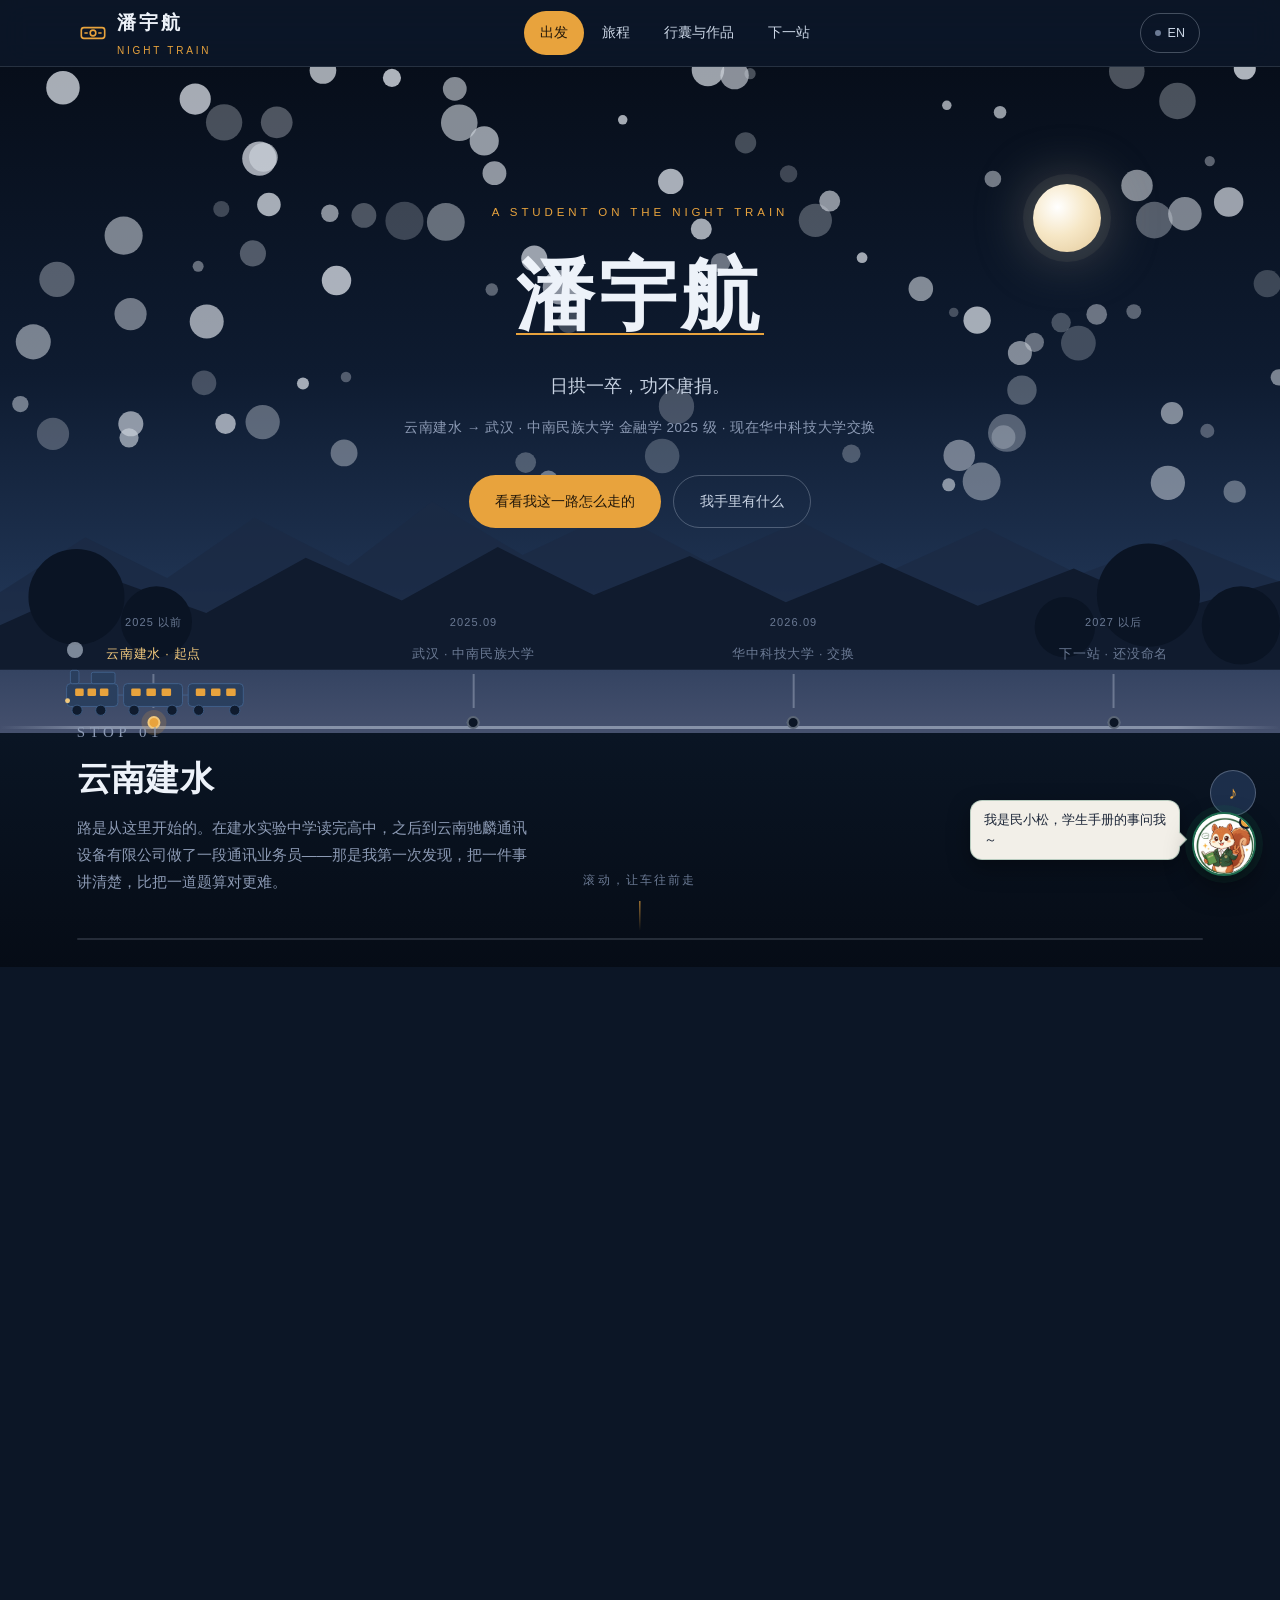
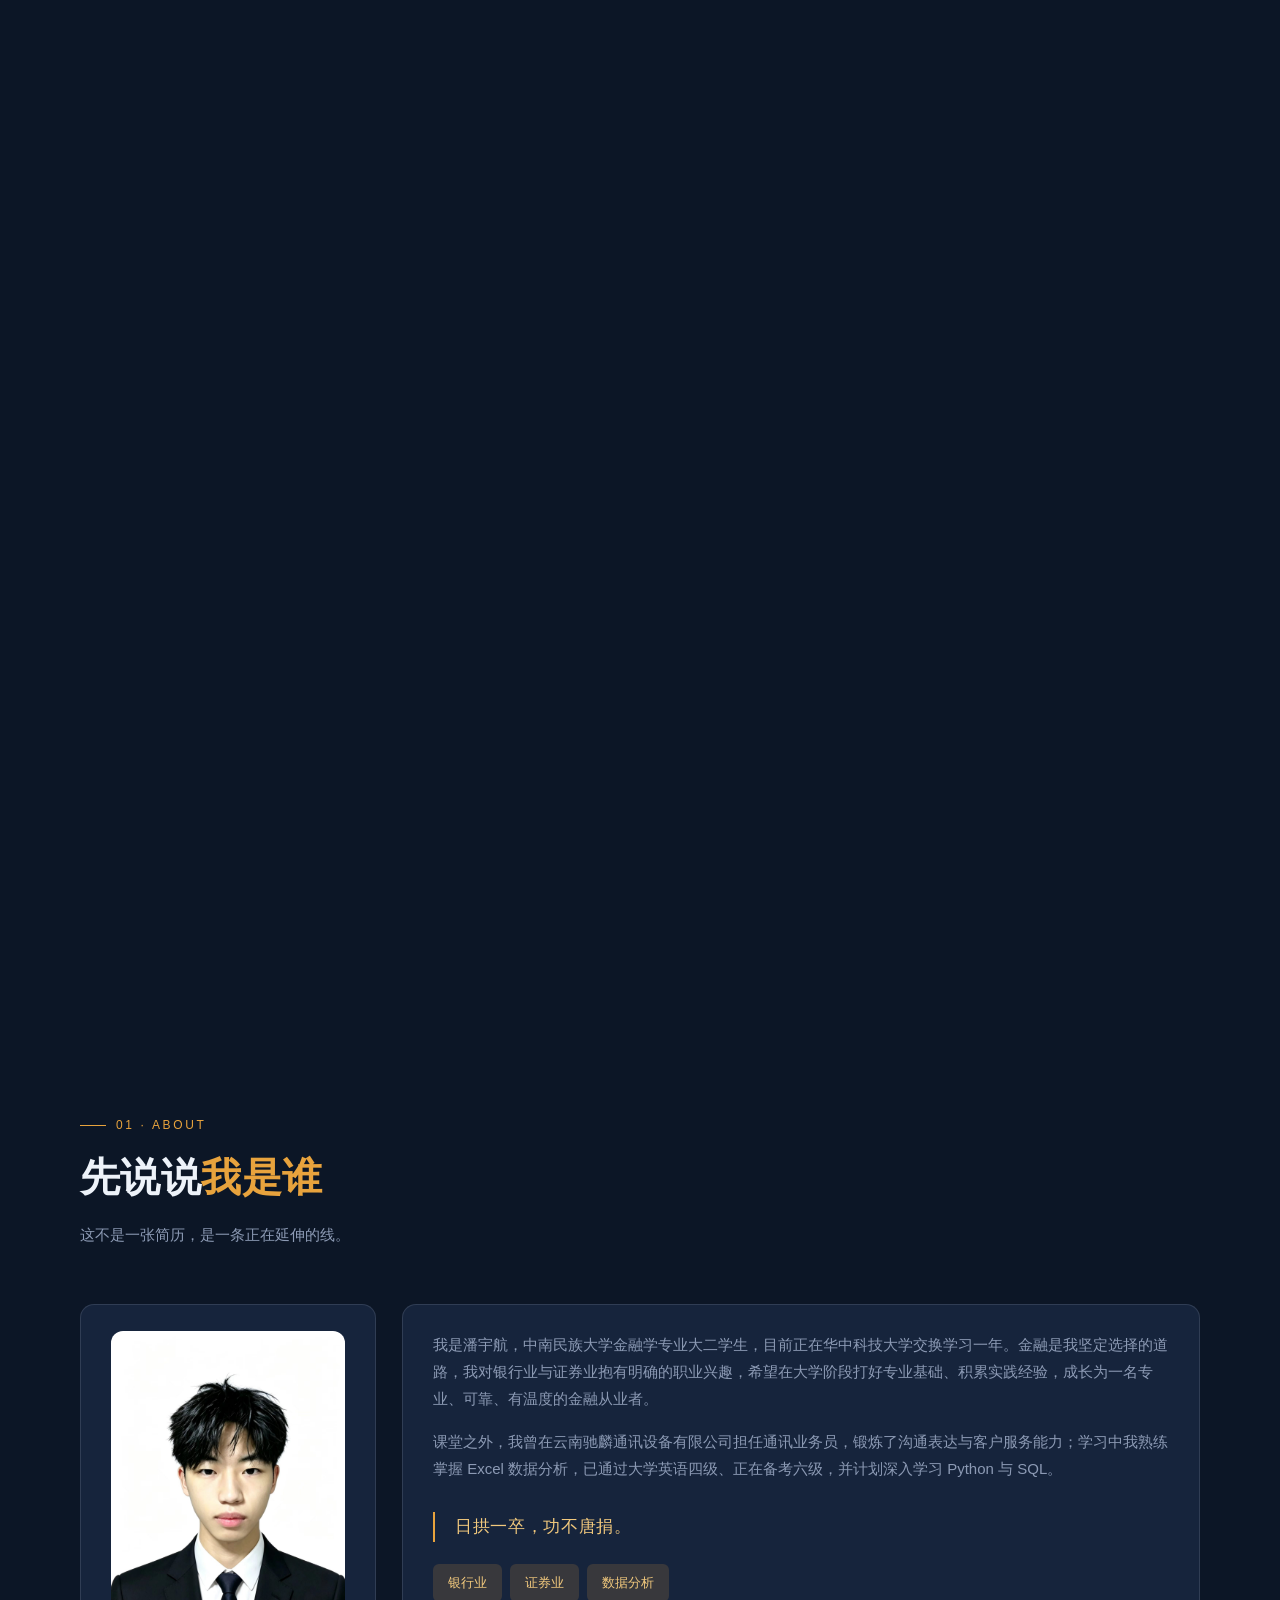
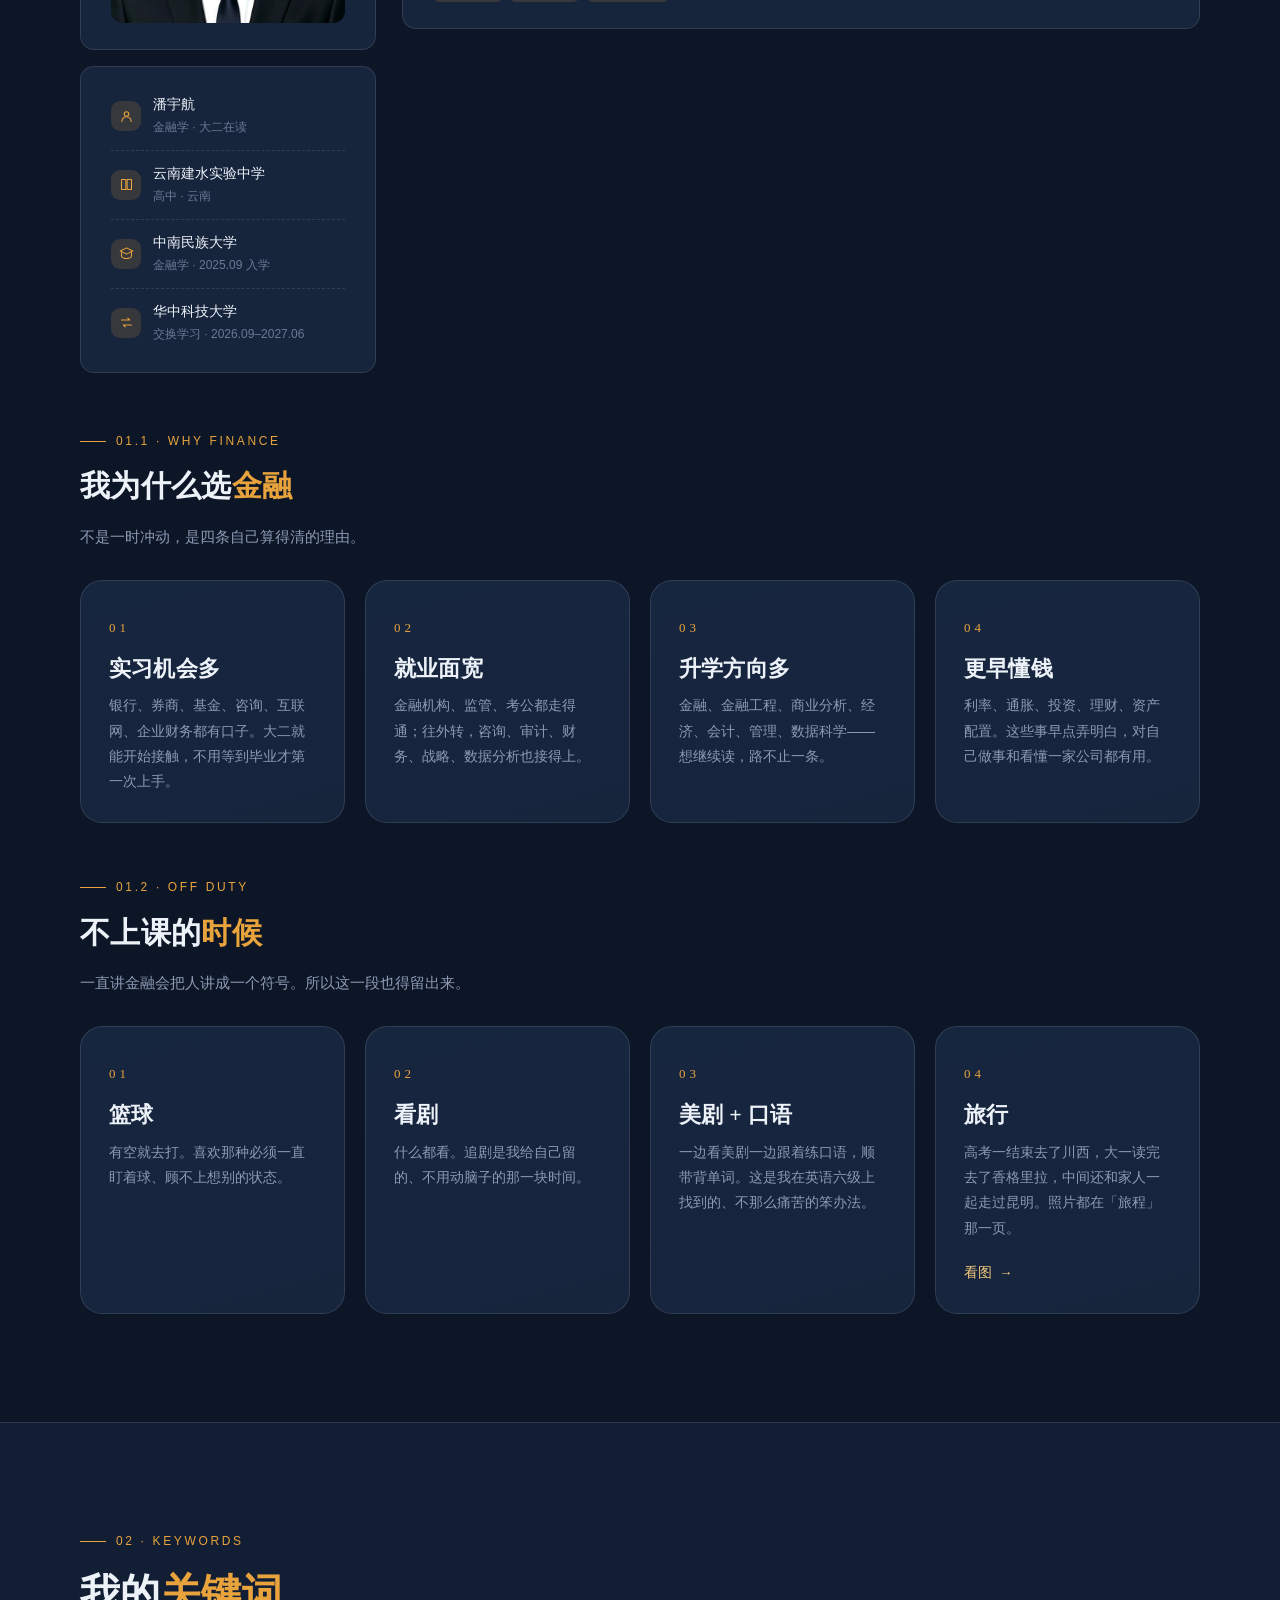
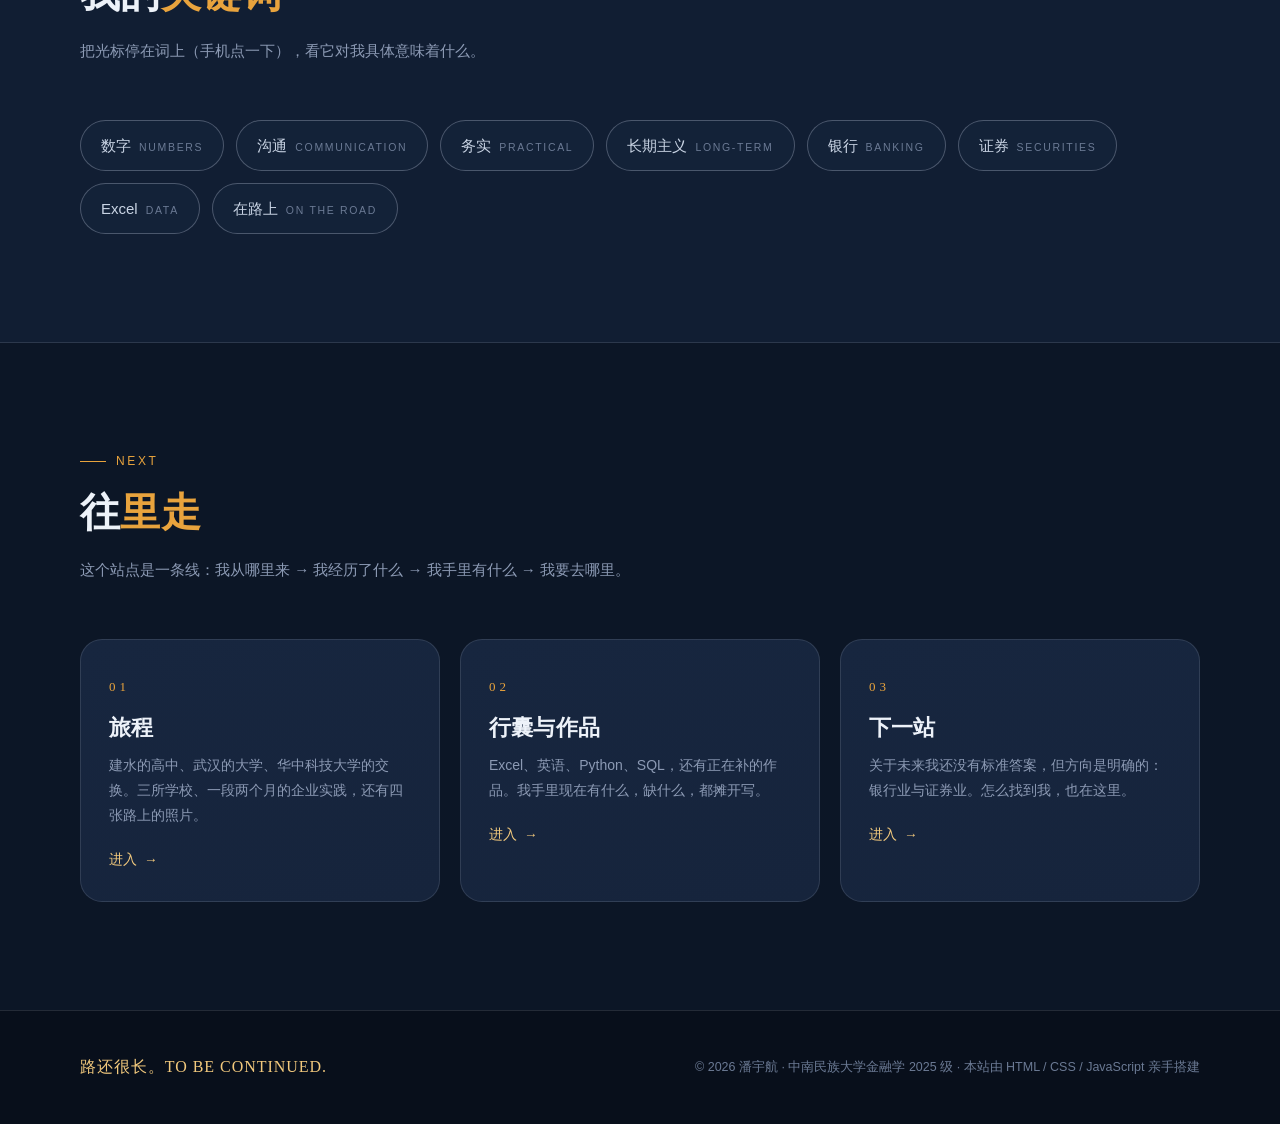
<file: index.html>
<!DOCTYPE html>
<html lang="zh-CN"
      data-title-zh="潘宇航 | 暮色列车"
      data-title-en="Pan Yuhang | Night Train"
      data-desc-zh="潘宇航的个人网站。云南建水 → 武汉 → 华中科技大学交换，一个正在往金融业走的学生的故事。"
      data-desc-en="Pan Yuhang's personal site. Jianshui, Yunnan → Wuhan → an exchange year at HUST — the story of a student heading into finance.">
<head>
<meta charset="UTF-8">
<meta name="viewport" content="width=device-width, initial-scale=1">
<title>潘宇航 | 暮色列车</title>
<meta name="description" content="潘宇航的个人网站。云南建水 → 武汉 → 华中科技大学交换，一个正在往金融业走的学生的故事。">
<link rel="stylesheet" href="styles.css">
</head>
<body id="top">

<header class="site-header">
  <div class="wrap nav-bar">
    <a class="brand" href="index.html">
      <svg class="brand-mark" viewBox="0 0 24 24" fill="none" aria-hidden="true">
        <rect x="1.2" y="7" width="21.6" height="10" rx="2.4" stroke="#E8A33D" stroke-width="1.5"/>
        <circle cx="12" cy="12" r="2.6" stroke="#E8A33D" stroke-width="1.5"/>
        <path d="M4.6 12h2M17.4 12h2" stroke="#E8A33D" stroke-width="1.5" stroke-linecap="round"/>
      </svg>
      <span><span data-zh="潘宇航" data-en="Pan Yuhang">潘宇航</span><small>NIGHT TRAIN</small></span>
    </a>
    <nav class="site-nav" aria-label="主导航">
      <a class="is-current" href="index.html" data-zh="出发" data-en="Departure">出发</a>
      <a href="journey.html" data-zh="旅程" data-en="Journey">旅程</a>
      <a href="pack.html" data-zh="行囊与作品" data-en="Pack &amp; Work">行囊与作品</a>
      <a href="next.html" data-zh="下一站" data-en="Next stop">下一站</a>
    </nav>
    <div class="nav-tools">
      <button class="lang" id="langBtn" type="button" data-lang="zh" aria-label="Switch to English">
        <i class="lang__dot"></i><span id="langLabel">EN</span>
      </button>
      <button class="nav-toggle" id="navToggle" aria-label="打开菜单" aria-expanded="false">
        <span></span><span></span><span></span>
      </button>
    </div>
  </div>
</header>

<div class="mobile-nav" id="mobileNav">
  <a class="is-current" href="index.html" data-zh="出发" data-en="Departure">出发</a>
  <a href="journey.html" data-zh="旅程" data-en="Journey">旅程</a>
  <a href="pack.html" data-zh="行囊与作品" data-en="Pack &amp; Work">行囊与作品</a>
  <a href="next.html" data-zh="下一站" data-en="Next stop">下一站</a>
</div>

<!-- ==================== 首屏：暮色列车（滚动驱动） ==================== -->
<section class="train-stage" id="trainStage">
  <div class="train-viewport">

    <div class="scene" aria-hidden="true">
      <div class="sky"></div>
      <svg class="stars" id="stars" viewBox="0 0 100 60" preserveAspectRatio="none"></svg>
      <div class="moon"></div>

      <svg class="ridge ridge--far" viewBox="0 0 1440 220" preserveAspectRatio="none" aria-hidden="true">
        <path d="M0 168 L96 106 L188 152 L286 84 L392 138 L486 66 L588 126 L690 78 L796 134 L900 88 L1006 142 L1108 96 L1214 148 L1322 108 L1440 156 L1440 220 L0 220 Z" fill="#1B2A44"/>
      </svg>
      <svg class="ridge ridge--near" viewBox="0 0 1440 200" preserveAspectRatio="none" aria-hidden="true">
        <path d="M0 150 L120 96 L232 136 L344 74 L452 122 L560 62 L668 116 L776 72 L884 124 L992 80 L1100 128 L1208 86 L1316 134 L1440 100 L1440 200 L0 200 Z" fill="#101B2E"/>
        <g fill="#0A1424">
          <circle cx="86" cy="118" r="54"/><circle cx="176" cy="146" r="40"/>
          <circle cx="1292" cy="116" r="58"/><circle cx="1396" cy="150" r="44"/><circle cx="1198" cy="152" r="34"/>
        </g>
      </svg>

      <div class="railtie"></div>
      <div class="railline"></div>
      <div class="ground"></div>
    </div>

    <div class="stations" aria-hidden="true">
      <div class="station" style="left:12%">
        <span class="station__year" data-zh="2025 以前" data-en="Before 2025">2025 以前</span>
        <span class="station__label" data-zh="云南建水 · 起点" data-en="Jianshui · Start">云南建水 · 起点</span>
        <span class="station__post"></span>
        <span class="station__dot"></span>
      </div>
      <div class="station" style="left:37%">
        <span class="station__year">2025.09</span>
        <span class="station__label" data-zh="武汉 · 中南民族大学" data-en="Wuhan · SC Minzu Univ.">武汉 · 中南民族大学</span>
        <span class="station__post"></span>
        <span class="station__dot"></span>
      </div>
      <div class="station" style="left:62%">
        <span class="station__year">2026.09</span>
        <span class="station__label" data-zh="华中科技大学 · 交换" data-en="HUST · Exchange">华中科技大学 · 交换</span>
        <span class="station__post"></span>
        <span class="station__dot"></span>
      </div>
      <div class="station" style="left:87%">
        <span class="station__year" data-zh="2027 以后" data-en="After 2027">2027 以后</span>
        <span class="station__label" data-zh="下一站 · 还没命名" data-en="Next stop · unnamed">下一站 · 还没命名</span>
        <span class="station__post"></span>
        <span class="station__dot"></span>
      </div>
    </div>

    <div class="train" id="train" aria-hidden="true">
      <div class="smoke"><i></i><i></i><i></i></div>
      <svg viewBox="0 0 200 70">
        <g fill="#2A3F5E" stroke="#42618C" stroke-width="1">
          <rect x="136" y="27" width="58" height="24" rx="4"/>
          <rect x="68" y="27" width="62" height="24" rx="4"/>
          <rect x="8" y="27" width="54" height="24" rx="4"/>
          <rect x="34" y="15" width="25" height="12" rx="2"/>
          <rect x="12" y="13" width="9" height="14" rx="2"/>
        </g>
        <g stroke="#42618C" stroke-width="1"><path d="M62 39h6M130 39h6"/></g>
        <g fill="#E8A33D">
          <rect x="17" y="32" width="9" height="8" rx="1.4"/>
          <rect x="30" y="32" width="9" height="8" rx="1.4"/>
          <rect x="43" y="32" width="9" height="8" rx="1.4"/>
          <rect x="76" y="32" width="10" height="8" rx="1.4"/>
          <rect x="92" y="32" width="10" height="8" rx="1.4"/>
          <rect x="108" y="32" width="10" height="8" rx="1.4"/>
          <rect x="144" y="32" width="10" height="8" rx="1.4"/>
          <rect x="160" y="32" width="10" height="8" rx="1.4"/>
          <rect x="176" y="32" width="10" height="8" rx="1.4"/>
        </g>
        <circle cx="9" cy="45" r="2.6" fill="#F2C97D"/>
        <g fill="#0F1B2E" stroke="#3E5B82" stroke-width="1">
          <circle cx="19" cy="55" r="5.4"/><circle cx="44" cy="55" r="5.4"/>
          <circle cx="79" cy="55" r="5.4"/><circle cx="119" cy="55" r="5.4"/>
          <circle cx="147" cy="55" r="5.4"/><circle cx="185" cy="55" r="5.4"/>
        </g>
      </svg>
    </div>

    <div class="hero-copy" id="heroCopy">
      <p class="hero-kicker fade" style="--d:.05s">A STUDENT ON THE NIGHT TRAIN</p>
      <h1 class="hero-name fade" style="--d:.16s"><span data-zh="潘宇航" data-en="Pan Yuhang">潘宇航</span></h1>
      <p class="hero-tag fade" style="--d:.28s" data-zh="日拱一卒，功不唐捐。" data-en="A pawn advances one square a day — no effort is ever wasted.">日拱一卒，功不唐捐。</p>
      <p class="hero-meta fade" style="--d:.38s" data-zh="云南建水 → 武汉 · 中南民族大学 金融学 2025 级 · 现在华中科技大学交换" data-en="Jianshui, Yunnan → Wuhan · Finance, South-Central Minzu University · now on exchange at HUST">云南建水 → 武汉 · 中南民族大学 金融学 2025 级 · 现在华中科技大学交换</p>
      <div class="hero-actions fade" style="--d:.48s">
        <a class="btn btn-solid" href="journey.html" data-zh="看看我这一路怎么走的" data-en="How I got here">看看我这一路怎么走的</a>
        <a class="btn btn-ghost" href="pack.html" data-zh="我手里有什么" data-en="What I'm carrying">我手里有什么</a>
      </div>
    </div>

    <div class="station-panel is-on">
      <p class="station-panel__no">STOP 01</p>
      <h2 data-zh="云南建水" data-en="Jianshui, Yunnan">云南建水</h2>
      <p data-zh="路是从这里开始的。在建水实验中学读完高中，之后到云南驰麟通讯设备有限公司做了一段通讯业务员——那是我第一次发现，把一件事讲清楚，比把一道题算对更难。"
         data-en="This is where the line starts. I finished high school at Jianshui Experimental Middle School, then spent a stretch as a communications salesperson at Yunnan Chilin Communication Equipment — the first time I realised that explaining something clearly is harder than getting the answer right.">路是从这里开始的。在建水实验中学读完高中，之后到云南驰麟通讯设备有限公司做了一段通讯业务员——那是我第一次发现，把一件事讲清楚，比把一道题算对更难。</p>
    </div>
    <div class="station-panel">
      <p class="station-panel__no">STOP 02</p>
      <h2 data-zh="武汉 · 中南民族大学" data-en="Wuhan · South-Central Minzu University">武汉 · 中南民族大学</h2>
      <p data-zh="2025 年 9 月入学，金融学。修完高等数学、微观经济学这些基础课，通过了大学英语四级，也第一次把 Excel 用成了真正的工具。"
         data-en="Enrolled in September 2025 to study finance. Finished the foundational courses — advanced mathematics, microeconomics — passed CET-4, and for the first time used Excel as a real tool rather than a homework format.">2025 年 9 月入学，金融学。修完高等数学、微观经济学这些基础课，通过了大学英语四级，也第一次把 Excel 用成了真正的工具。</p>
    </div>
    <div class="station-panel">
      <p class="station-panel__no">STOP 03</p>
      <h2 data-zh="华中科技大学 · 交换" data-en="HUST · Exchange year">华中科技大学 · 交换</h2>
      <p data-zh="2026 年 9 月起交换学习一年。换一个坐标系看自己的专业，同时把英语六级、Python、SQL 一起往前推。"
         data-en="A one-year exchange starting September 2026. A different coordinate system for my own major, while pushing CET-6, Python and SQL forward at the same time.">2026 年 9 月起交换学习一年。换一个坐标系看自己的专业，同时把英语六级、Python、SQL 一起往前推。</p>
    </div>
    <div class="station-panel">
      <p class="station-panel__no">STOP 04</p>
      <h2 data-zh="下一站，还没命名" data-en="The next stop has no name yet">下一站，还没命名</h2>
      <p data-zh="方向是明确的：银行业与证券业。考从业资格、找实习、把工具练熟——剩下的交给时间。"
         data-en="The direction is clear: banking and securities. Earn the qualifications, find an internship, get the tools sharp — the rest is time's job.">方向是明确的：银行业与证券业。考从业资格、找实习、把工具练熟——剩下的交给时间。</p>
    </div>

    <p class="scroll-hint" id="scrollHint" data-zh="滚动，让车往前走" data-en="Scroll to move the train">滚动，让车往前走<i></i></p>
    <div class="train-progress" aria-hidden="true"><i id="trainBar"></i></div>
  </div>
</section>

<!-- ==================== 我是谁 ==================== -->
<section class="section">
  <div class="wrap">
    <div class="sec-head reveal">
      <p class="sec-kicker">01 · About</p>
      <h2 class="sec-title" data-zh="先说说<em>我是谁</em>" data-en="First, <em>who I am</em>">先说说<em>我是谁</em></h2>
      <p class="sec-note" data-zh="这不是一张简历，是一条正在延伸的线。" data-en="This is not a résumé. It is a line still being extended.">这不是一张简历，是一条正在延伸的线。</p>
    </div>

    <div class="about-grid">
      <div class="about-col">
        <div class="card photo-card reveal reveal--left">
          <img src="assets/avatar.jpg" alt="潘宇航的个人照片" data-alt-zh="潘宇航的个人照片" data-alt-en="Portrait of Pan Yuhang">
        </div>
        <div class="card reveal reveal--left" style="transition-delay:.1s">
          <div class="facts">
            <div class="facts__row">
              <i><svg viewBox="0 0 24 24"><circle cx="12" cy="8" r="3.6"/><path d="M4.5 20a7.5 7.5 0 0 1 15 0"/></svg></i>
              <div>
                <b data-zh="潘宇航" data-en="Pan Yuhang">潘宇航</b>
                <span data-zh="金融学 · 大二在读" data-en="Finance · second year">金融学 · 大二在读</span>
              </div>
            </div>
            <div class="facts__row">
              <i><svg viewBox="0 0 24 24"><path d="M4 4h7v16H4z"/><path d="M13 4h7v16h-7z"/></svg></i>
              <div>
                <b data-zh="云南建水实验中学" data-en="Jianshui Experimental Middle School">云南建水实验中学</b>
                <span data-zh="高中 · 云南" data-en="High school · Yunnan">高中 · 云南</span>
              </div>
            </div>
            <div class="facts__row">
              <i><svg viewBox="0 0 24 24"><path d="M12 3 2 8l10 5 10-5-10-5ZM4 10v6c0 2 3.6 4 8 4s8-2 8-4v-6"/></svg></i>
              <div>
                <b data-zh="中南民族大学" data-en="South-Central Minzu University">中南民族大学</b>
                <span data-zh="金融学 · 2025.09 入学" data-en="Finance · enrolled Sep 2025">金融学 · 2025.09 入学</span>
              </div>
            </div>
            <div class="facts__row">
              <i><svg viewBox="0 0 24 24"><path d="M4 8h13l-3-3M20 16H7l3 3"/></svg></i>
              <div>
                <b data-zh="华中科技大学" data-en="Huazhong Univ. of Science and Technology">华中科技大学</b>
                <span data-zh="交换学习 · 2026.09–2027.06" data-en="Exchange year · Sep 2026 – Jun 2027">交换学习 · 2026.09–2027.06</span>
              </div>
            </div>
          </div>
        </div>
      </div>

      <div class="about-col">
        <div class="card card--hover reveal reveal--right">
          <p style="color:var(--dust);font-size:15px"
             data-zh="我是潘宇航，中南民族大学金融学专业大二学生，目前正在华中科技大学交换学习一年。金融是我坚定选择的道路，我对银行业与证券业抱有明确的职业兴趣，希望在大学阶段打好专业基础、积累实践经验，成长为一名专业、可靠、有温度的金融从业者。"
             data-en="I'm Pan Yuhang, a second-year finance student at South-Central Minzu University, currently spending a full year on exchange at Huazhong University of Science and Technology. Finance is a path I chose deliberately. I have a clear professional interest in banking and securities, and I want to use my undergraduate years to build real foundations and real experience — and grow into a finance professional who is competent, dependable and human.">我是潘宇航，中南民族大学金融学专业大二学生，目前正在华中科技大学交换学习一年。金融是我坚定选择的道路，我对银行业与证券业抱有明确的职业兴趣，希望在大学阶段打好专业基础、积累实践经验，成长为一名专业、可靠、有温度的金融从业者。</p>
          <p style="color:var(--dust);font-size:15px;margin-top:16px"
             data-zh="课堂之外，我曾在云南驰麟通讯设备有限公司担任通讯业务员，锻炼了沟通表达与客户服务能力；学习中我熟练掌握 Excel 数据分析，已通过大学英语四级、正在备考六级，并计划深入学习 Python 与 SQL。"
             data-en="Outside the classroom I worked as a communications salesperson at Yunnan Chilin Communication Equipment, which sharpened how I communicate and how I serve clients. I'm proficient with Excel for data analysis, have passed CET-4, am preparing for CET-6, and plan to go deeper into Python and SQL.">课堂之外，我曾在云南驰麟通讯设备有限公司担任通讯业务员，锻炼了沟通表达与客户服务能力；学习中我熟练掌握 Excel 数据分析，已通过大学英语四级、正在备考六级，并计划深入学习 Python 与 SQL。</p>
          <div class="quote-line" data-zh="日拱一卒，功不唐捐。" data-en="A pawn advances one square a day. No effort is ever wasted.">日拱一卒，功不唐捐。</div>
          <div class="tag-row" style="margin-top:22px">
            <span class="tag" style="font-size:13px;padding:7px 15px" data-zh="银行业" data-en="Banking">银行业</span>
            <span class="tag" style="font-size:13px;padding:7px 15px" data-zh="证券业" data-en="Securities">证券业</span>
            <span class="tag" style="font-size:13px;padding:7px 15px" data-zh="数据分析" data-en="Data analysis">数据分析</span>
          </div>
        </div>
      </div>
    </div>

    <div style="margin-top:58px">
      <div class="sec-head reveal" style="margin-bottom:30px">
        <p class="sec-kicker">01.1 · Why finance</p>
        <h2 class="sec-title" style="font-size:clamp(22px,3.2vw,30px)" data-zh="我为什么选<em>金融</em>" data-en="Why I chose <em>finance</em>">我为什么选<em>金融</em></h2>
        <p class="sec-note" data-zh="不是一时冲动，是四条自己算得清的理由。" data-en="Not a whim — four reasons I could actually price out.">不是一时冲动，是四条自己算得清的理由。</p>
      </div>
      <div class="door-grid" data-stagger>
        <div class="door reveal">
          <span class="door__no">01</span>
          <h3 data-zh="实习机会多" data-en="Plenty of internships">实习机会多</h3>
          <p data-zh="银行、券商、基金、咨询、互联网、企业财务都有口子。大二就能开始接触，不用等到毕业才第一次上手。"
             data-en="Banks, brokerages, funds, consulting, tech, corporate finance — there are openings in all of them. You can start touching real work in year two instead of waiting until graduation.">银行、券商、基金、咨询、互联网、企业财务都有口子。大二就能开始接触，不用等到毕业才第一次上手。</p>
        </div>
        <div class="door reveal">
          <span class="door__no">02</span>
          <h3 data-zh="就业面宽" data-en="A wide job market">就业面宽</h3>
          <p data-zh="金融机构、监管、考公都走得通；往外转，咨询、审计、财务、战略、数据分析也接得上。"
             data-en="Financial institutions, regulators, civil service — all viable. It also pivots outward into consulting, audit, corporate finance, strategy and data analysis.">金融机构、监管、考公都走得通；往外转，咨询、审计、财务、战略、数据分析也接得上。</p>
        </div>
        <div class="door reveal">
          <span class="door__no">03</span>
          <h3 data-zh="升学方向多" data-en="Many graduate paths">升学方向多</h3>
          <p data-zh="金融、金融工程、商业分析、经济、会计、管理、数据科学——想继续读，路不止一条。"
             data-en="Finance, financial engineering, business analytics, economics, accounting, management, data science — if I want to keep studying, there is more than one road.">金融、金融工程、商业分析、经济、会计、管理、数据科学——想继续读，路不止一条。</p>
        </div>
        <div class="door reveal">
          <span class="door__no">04</span>
          <h3 data-zh="更早懂钱" data-en="Understanding money earlier">更早懂钱</h3>
          <p data-zh="利率、通胀、投资、理财、资产配置。这些事早点弄明白，对自己做事和看懂一家公司都有用。"
             data-en="Interest rates, inflation, investing, asset allocation. Learning these early helps whether I'm building something myself or just trying to read a company properly.">利率、通胀、投资、理财、资产配置。这些事早点弄明白，对自己做事和看懂一家公司都有用。</p>
        </div>
      </div>
    </div>

    <div style="margin-top:54px">
      <div class="sec-head reveal" style="margin-bottom:30px">
        <p class="sec-kicker">01.2 · Off duty</p>
        <h2 class="sec-title" style="font-size:clamp(22px,3.2vw,30px)" data-zh="不上课的<em>时候</em>" data-en="<em>After</em> class">不上课的<em>时候</em></h2>
        <p class="sec-note" data-zh="一直讲金融会把人讲成一个符号。所以这一段也得留出来。" data-en="Talk about finance long enough and a person turns into a symbol. So this part needs its own space.">一直讲金融会把人讲成一个符号。所以这一段也得留出来。</p>
      </div>
      <div class="door-grid" data-stagger>
        <div class="door reveal">
          <span class="door__no">01</span>
          <h3 data-zh="篮球" data-en="Basketball">篮球</h3>
          <p data-zh="有空就去打。喜欢那种必须一直盯着球、顾不上想别的状态。"
             data-en="I play whenever I can. I like the state where your eyes have to stay on the ball and there's no room left to think about anything else.">有空就去打。喜欢那种必须一直盯着球、顾不上想别的状态。</p>
        </div>
        <div class="door reveal">
          <span class="door__no">02</span>
          <h3 data-zh="看剧" data-en="TV shows">看剧</h3>
          <p data-zh="什么都看。追剧是我给自己留的、不用动脑子的那一块时间。"
             data-en="Anything, really. Binge-watching is the one block of time I deliberately keep brain-free.">什么都看。追剧是我给自己留的、不用动脑子的那一块时间。</p>
        </div>
        <div class="door reveal">
          <span class="door__no">03</span>
          <h3 data-zh="美剧 + 口语" data-en="US shows + speaking">美剧 + 口语</h3>
          <p data-zh="一边看美剧一边跟着练口语，顺带背单词。这是我在英语六级上找到的、不那么痛苦的笨办法。"
             data-en="I watch American shows and shadow the dialogue, picking up vocabulary along the way. It's my low-pain, slightly dumb method for getting through CET-6.">一边看美剧一边跟着练口语，顺带背单词。这是我在英语六级上找到的、不那么痛苦的笨办法。</p>
        </div>
        <a class="door reveal" href="journey.html#along">
          <span class="door__no">04</span>
          <h3 data-zh="旅行" data-en="Travelling">旅行</h3>
          <p data-zh="高考一结束去了川西，大一读完去了香格里拉，中间还和家人一起走过昆明。照片都在「旅程」那一页。"
             data-en="Western Sichuan right after the gaokao, Shangri-La after my first year, and a stretch in Kunming with my family in between. The photos are on the Journey page.">高考一结束去了川西，大一读完去了香格里拉，中间还和家人一起走过昆明。照片都在「旅程」那一页。</p>
          <span class="door__go"><span data-zh="看图" data-en="See the photos">看图</span> <span>→</span></span>
        </a>
      </div>

      <div class="ticket reveal" style="margin-top:24px;max-width:780px">
        <b data-zh="这几张卡还很薄" data-en="These cards are still thin">这几张卡还很薄</b>
        <p data-zh="我只写了你给的几个词。你要是想补充——打过什么比赛、最近在追哪部、有没有特别喜欢的片子——给我几个具体的名字，这几张卡立刻就有了人味。"
           data-en="I only wrote the words you gave me. If you want to fill them in — what competitions you played, what you're watching now, a favourite film — send me a few specific names and they'll come alive.">我只写了你给的几个词。你要是想补充——打过什么比赛、最近在追哪部、有没有特别喜欢的片子——给我几个具体的名字，这几张卡立刻就有了人味。</p>
      </div>
    </div>
  </div>
</section>

<!-- ==================== 关键词云 ==================== -->
<section class="section section--alt">
  <div class="wrap">
    <div class="sec-head reveal">
      <p class="sec-kicker">02 · Keywords</p>
      <h2 class="sec-title" data-zh="我的<em>关键词</em>" data-en="My <em>keywords</em>">我的<em>关键词</em></h2>
      <p class="sec-note" data-zh="把光标停在词上（手机点一下），看它对我具体意味着什么。" data-en="Hover a word — or tap it on a phone — to see what it actually means to me.">把光标停在词上（手机点一下），看它对我具体意味着什么。</p>
    </div>

    <div class="kw-cloud reveal" data-stagger>
      <button class="kw reveal" type="button"
        data-tip-zh="金融是我在文科能选的专业里，最务实的那个。我想让数字和模型真的解决点问题，而不是停在纸上。"
        data-tip-en="Finance was the most practical option open to me. I want numbers and models to actually solve something, not just sit on paper."
        data-tip="金融是我在文科能选的专业里，最务实的那个。我想让数字和模型真的解决点问题，而不是停在纸上。"><span data-zh="数字" data-en="Numbers">数字</span><small>Numbers</small></button>
      <button class="kw reveal" type="button"
        data-tip-zh="在云南驰麟那两个月的通讯业务员，让我学到一件事：把产品讲成客户听得懂的话，比把公式背对难多了。交流能力和跟人配合的能力，都是在柜台前练出来的。"
        data-tip-en="Two months as a communications salesperson at Chilin taught me something: explaining a product in words the customer understands is much harder than reciting a formula. Both my communication and my teamwork were built at that counter."
        data-tip="在云南驰麟那两个月的通讯业务员，让我学到一件事：把产品讲成客户听得懂的话，比把公式背对难多了。交流能力和跟人配合的能力，都是在柜台前练出来的。"><span data-zh="沟通" data-en="Communication">沟通</span><small>Communication</small></button>
      <button class="kw reveal" type="button"
        data-tip-zh="选专业的时候我不看它热不热，只看它能不能落地、路够不够宽。这四条理由帮我排掉了不少选项。"
        data-tip-en="When I picked a major I didn't look at whether it was hot — I looked at whether it lands on the ground and how many roads it opens. Those four reasons ruled out a lot of options."
        data-tip="选专业的时候我不看它热不热，只看它能不能落地、路够不够宽。这四条理由帮我排掉了不少选项。"><span data-zh="务实" data-en="Practical">务实</span><small>Practical</small></button>
      <button class="kw reveal" type="button"
        data-tip-zh="座右铭是「日拱一卒，功不唐捐」。不指望一次跳得很高，指望每天都往前挪一点。"
        data-tip-en="My motto is a pawn advances one square a day. I don't expect one big leap — I expect to move a little forward every day."
        data-tip="座右铭是「日拱一卒，功不唐捐」。不指望一次跳得很高，指望每天都往前挪一点。"><span data-zh="长期主义" data-en="Long-term">长期主义</span><small>Long-term</small></button>
      <button class="kw reveal" type="button"
        data-tip-zh="明确的方向之一。想去看看信贷和风控在真实的银行里到底是怎么运转的。"
        data-tip-en="One of my two clear directions. I want to see how credit and risk control actually work inside a real bank."
        data-tip="明确的方向之一。想去看看信贷和风控在真实的银行里到底是怎么运转的。"><span data-zh="银行" data-en="Banking">银行</span><small>Banking</small></button>
      <button class="kw reveal" type="button"
        data-tip-zh="另一个明确的方向。想弄明白市场是怎么给一家公司定价的——这件事光看书不够。"
        data-tip-en="My other clear direction. I want to understand how the market prices a company — and that isn't something you get from books alone."
        data-tip="另一个明确的方向。想弄明白市场是怎么给一家公司定价的——这件事光看书不够。"><span data-zh="证券" data-en="Securities">证券</span><small>Securities</small></button>
      <button class="kw reveal" type="button"
        data-tip-zh="目前最趁手的工具。从整理数据、做透视表到搭简单的测算模型，都能自己跑完。"
        data-tip-en="My most well-worn tool right now. From cleaning data and building pivot tables to putting together a simple valuation model, I can run it end to end."
        data-tip="目前最趁手的工具。从整理数据、做透视表到搭简单的测算模型，都能自己跑完。"><span data-zh="Excel" data-en="Data analysis">Excel</span><small>Data</small></button>
      <button class="kw reveal" type="button"
        data-tip-zh="从云南建水到武汉，再到华中科技大学交换。这两年我一直在换坐标——换坐标这件事，比想象中更塑造人。"
        data-tip-en="From Jianshui to Wuhan, then to an exchange year at HUST. I've been changing coordinates for two years — and that shapes a person more than you'd expect."
        data-tip="从云南建水到武汉，再到华中科技大学交换。这两年我一直在换坐标——换坐标这件事，比想象中更塑造人。"><span data-zh="在路上" data-en="On the road">在路上</span><small>On the road</small></button>
    </div>

    <div class="ticket reveal" style="margin-top:34px;max-width:720px">
      <b data-zh="这八个词和注解是我拟的" data-en="I picked these eight words">这八个词和注解是我拟的</b>
      <p data-zh="你资料里没有这么细的东西，所以词是我挑的、注解是我写的。你看着改——删掉不认的，换上自己真正想的。这一块最需要是你的原话。"
         data-en="Your material didn't cover anything this granular, so I chose the words and wrote the notes. Look them over — delete what doesn't fit, replace it with what's actually yours. This block needs your own words more than any other.">你资料里没有这么细的东西，所以词是我挑的、注解是我写的。你看着改——删掉不认的，换上自己真正想的。这一块最需要是你的原话。</p>
    </div>
  </div>
</section>

<!-- ==================== 往里走 ==================== -->
<section class="section">
  <div class="wrap">
    <div class="sec-head reveal">
      <p class="sec-kicker">Next</p>
      <h2 class="sec-title" data-zh="往<em>里走</em>" data-en="Go <em>deeper</em>">往<em>里走</em></h2>
      <p class="sec-note" data-zh="这个站点是一条线：我从哪里来 → 我经历了什么 → 我手里有什么 → 我要去哪里。" data-en="This site is one line: where I come from → what I've been through → what I'm carrying → where I'm going.">这个站点是一条线：我从哪里来 → 我经历了什么 → 我手里有什么 → 我要去哪里。</p>
    </div>

    <div class="door-grid" data-stagger>
      <a class="door reveal" href="journey.html">
        <span class="door__no">01</span>
        <h3 data-zh="旅程" data-en="The journey">旅程</h3>
        <p data-zh="建水的高中、武汉的大学、华中科技大学的交换。三所学校、一段两个月的企业实践，还有四张路上的照片。"
           data-en="High school in Jianshui, university in Wuhan, an exchange year at HUST. Three schools, a two-month stint at a company, and four photos from the road.">建水的高中、武汉的大学、华中科技大学的交换。三所学校、一段两个月的企业实践，还有四张路上的照片。</p>
        <span class="door__go"><span data-zh="进入" data-en="Enter">进入</span> <span>→</span></span>
      </a>
      <a class="door reveal" href="pack.html">
        <span class="door__no">02</span>
        <h3 data-zh="行囊与作品" data-en="Pack &amp; work">行囊与作品</h3>
        <p data-zh="Excel、英语、Python、SQL，还有正在补的作品。我手里现在有什么，缺什么，都摊开写。"
           data-en="Excel, English, Python, SQL — and the work I'm still building. What I have and what I'm missing, laid out plainly.">Excel、英语、Python、SQL，还有正在补的作品。我手里现在有什么，缺什么，都摊开写。</p>
        <span class="door__go"><span data-zh="进入" data-en="Enter">进入</span> <span>→</span></span>
      </a>
      <a class="door reveal" href="next.html">
        <span class="door__no">03</span>
        <h3 data-zh="下一站" data-en="Next stop">下一站</h3>
        <p data-zh="关于未来我还没有标准答案，但方向是明确的：银行业与证券业。怎么找到我，也在这里。"
           data-en="I don't have a tidy answer about the future, but the direction is clear: banking and securities. How to reach me is here too.">关于未来我还没有标准答案，但方向是明确的：银行业与证券业。怎么找到我，也在这里。</p>
        <span class="door__go"><span data-zh="进入" data-en="Enter">进入</span> <span>→</span></span>
      </a>
    </div>
  </div>
</section>

<footer class="site-footer">
  <div class="wrap footer-in">
    <p class="footer-end" data-zh="路还很长。TO BE CONTINUED." data-en="The road is long. TO BE CONTINUED.">路还很长。TO BE CONTINUED.</p>
    <p class="footer-meta" data-zh="© 2026 潘宇航 · 中南民族大学金融学 2025 级 · 本站由 HTML / CSS / JavaScript 亲手搭建"
       data-en="© 2026 Pan Yuhang · Finance, South-Central Minzu University · Built by hand with HTML / CSS / JavaScript">© 2026 潘宇航 · 中南民族大学金融学 2025 级 · 本站由 HTML / CSS / JavaScript 亲手搭建</p>
  </div>
</footer>

<button class="bgm-fab" id="bgmFab" aria-label="背景音乐">
  <span class="pulse"></span>♪
</button>
<div class="bgm-panel" id="bgmPanel">
  <h5>Background music</h5>
  <p class="bgm-title" data-zh="《暮色列车》" data-en="Night Train">《暮色列车》</p>
  <p class="bgm-desc" data-zh="为这个站点专门生成的一段舒缓环境音：F 大调、56 BPM，软垫和声加稀疏钟琴，混了一点车厢底噪和铁轨的律动。68 秒无缝循环，可以一直放着。"
     data-en="A calm ambient piece written for this site: F major, 56 BPM, soft pad chords with sparse bell tones, plus a little carriage room-tone and the pulse of rails. 68 seconds, seamless loop.">为这个站点专门生成的一段舒缓环境音：F 大调、56 BPM，软垫和声加稀疏钟琴，混了一点车厢底噪和铁轨的律动。68 秒无缝循环，可以一直放着。</p>
  <audio id="bgmAudio" controls loop preload="none" src="assets/bgm.mp3"></audio>
</div>

<button class="to-top" id="toTop" aria-label="回到顶部">
  <svg viewBox="0 0 24 24"><path d="M12 19V5M5 12l7-7 7 7"/></svg>
</button>

<div class="toast" id="toast" role="status" aria-live="polite"></div>

<script src="main.js"></script>
<!-- ===== 民小松 · 校园手册问答助手（悬浮气泡） ===== -->
<link rel="stylesheet" href="minsongsong.css">
<script>
  window.MINSONGSONG_CONFIG = {
    school:   'scuec',                          // 默认口径：scuec=中南民族大学, hust=华中科技大学
    avatar:   'assets/minsongsong.jpg',
    hint:     '我是民小松，学生手册的事问我～'
  };
</script>
<script src="minsongsong-kb.js"></script>
<script src="minsongsong-kb-hust.js"></script>
<script src="minsongsong.js"></script>
</body>
</html>
</file>
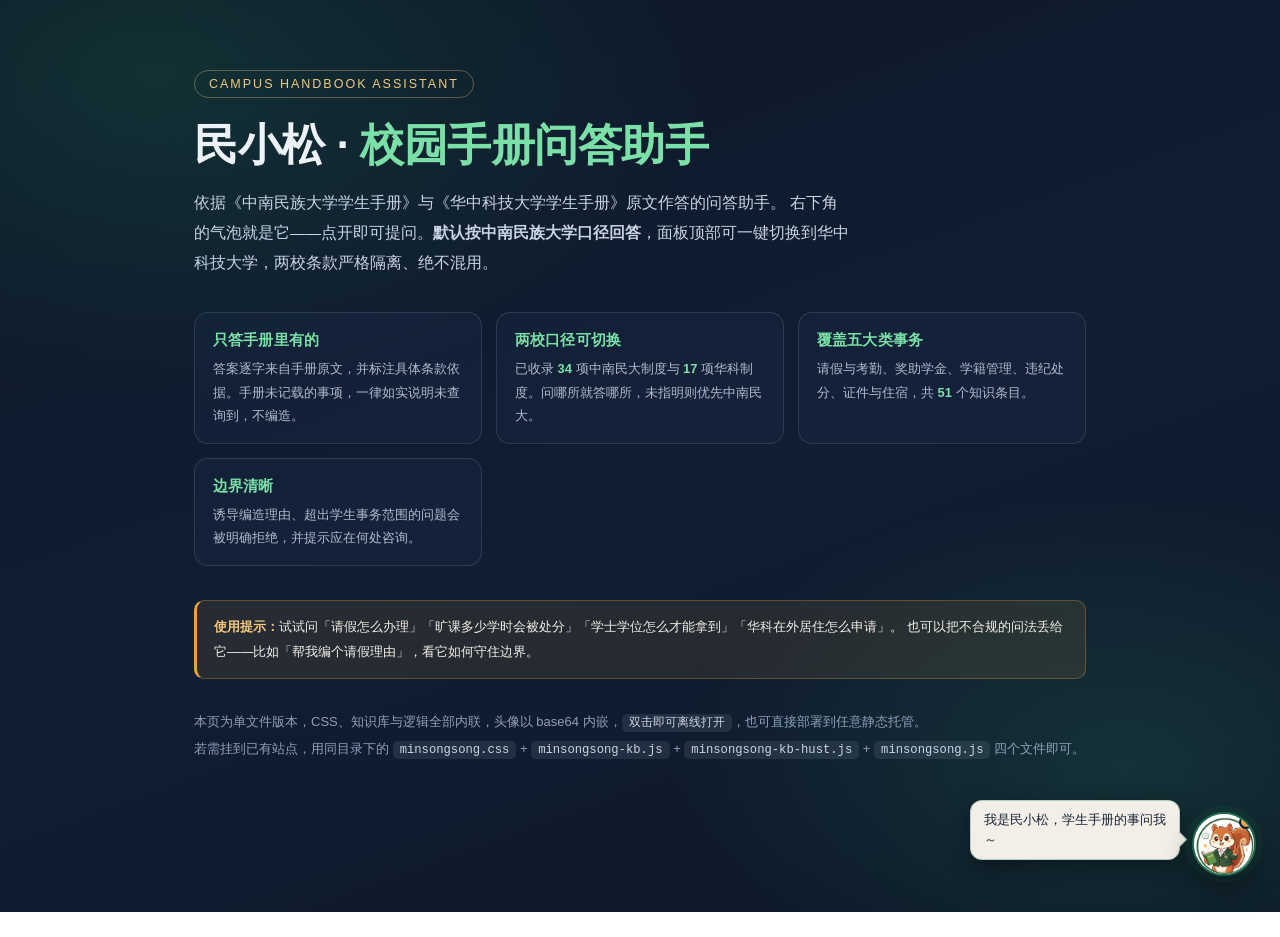
<file: assistant-standalone.html>
<!DOCTYPE html>
<html lang="zh-CN">
<head>
<meta charset="utf-8">
<title>民小松 · 校园手册问答助手</title>
<meta name="viewport" content="width=device-width,initial-scale=1">
<style>
/* ================= 演示页样式 ================= */
*{box-sizing:border-box}
html,body{margin:0;padding:0}
body{
  min-height:100vh;
  font-family:-apple-system,BlinkMacSystemFont,"Segoe UI","PingFang SC","Hiragino Sans GB","Microsoft YaHei",sans-serif;
  color:#EDF2F9;
  background:
    radial-gradient(900px 520px at 12% 8%,rgba(30,107,79,.30),transparent 62%),
    radial-gradient(760px 460px at 88% 84%,rgba(46,139,101,.22),transparent 60%),
    linear-gradient(160deg,#0C1626 0%,#111E33 52%,#0C1626 100%);
}
.wrap{max-width:940px;margin:0 auto;padding:70px 24px 150px}
.kicker{
  display:inline-block;font-size:12.5px;letter-spacing:.16em;text-transform:uppercase;
  color:#F2C97D;border:1px solid rgba(242,201,125,.34);border-radius:999px;
  padding:6px 14px;margin-bottom:20px;
}
h1{font-size:clamp(28px,5vw,44px);line-height:1.22;margin:0 0 16px;letter-spacing:-.01em}
h1 em{font-style:normal;color:#7BE0A8}
.lead{font-size:15.5px;line-height:1.95;color:#C9D4E4;max-width:660px;margin:0 0 34px}
.grid{display:grid;grid-template-columns:repeat(auto-fit,minmax(216px,1fr));gap:14px;margin-bottom:34px}
.card{
  background:rgba(22,36,60,.72);border:1px solid rgba(201,212,228,.14);
  border-radius:14px;padding:18px 18px 16px;
  transition:transform .28s cubic-bezier(.22,.61,.36,1),border-color .28s;
}
.card:hover{transform:translateY(-3px);border-color:rgba(123,224,168,.42)}
.card b{display:block;font-size:14.5px;color:#7BE0A8;margin-bottom:7px;letter-spacing:.01em}
.card p{margin:0;font-size:12.9px;line-height:1.8;color:#AEBBD0}
.note{
  background:rgba(232,163,61,.10);border:1px solid rgba(232,163,61,.30);
  border-left:3px solid #E8A33D;border-radius:10px;padding:14px 17px;
  font-size:13.2px;line-height:1.85;color:#F2EFE8;margin-bottom:30px;
}
.note b{color:#F2C97D}
.tips{font-size:13px;line-height:2;color:#8FA0BB}
.tips code{
  font-family:ui-monospace,SFMono-Regular,Menlo,Consolas,monospace;
  background:rgba(201,212,228,.10);padding:2px 7px;border-radius:5px;color:#C9D4E4;font-size:12.2px;
}
.hi{color:#7BE0A8;font-weight:600}
/* =========================================================================
 * 民小松 · 校园手册问答助手 —— 悬浮气泡与对话面板
 * 配色：墨绿原版（小松鼠保持原图）+ 米白衬托
 * 尺寸：面板 380×560，手机端全屏
 * ========================================================================= */

/* ---------- 悬浮气泡 ---------- */
.ms-fab {
  position: fixed;
  right: 24px;
  bottom: 24px;
  z-index: 900;
  width: 64px;
  height: 64px;
  border-radius: 50%;
  border: 2px solid #1E6B4F;
  background: #F2EFE8;
  cursor: pointer;
  padding: 0;
  overflow: hidden;
  box-shadow: 0 12px 28px rgba(0, 0, 0, .42), 0 0 0 7px rgba(30, 107, 79, .16);
  transition: transform .3s cubic-bezier(.22, .61, .36, 1), box-shadow .3s cubic-bezier(.22, .61, .36, 1);
  animation: ms-fab-in .5s cubic-bezier(.22, .61, .36, 1) both;
}
@keyframes ms-fab-in {
  from { opacity: 0; transform: translateY(18px) scale(.8); }
  to   { opacity: 1; transform: none; }
}
.ms-fab:hover {
  transform: translateY(-3px) scale(1.06);
  box-shadow: 0 16px 34px rgba(0, 0, 0, .5), 0 0 0 9px rgba(30, 107, 79, .22);
}
.ms-fab:active { transform: scale(.97); }
.ms-fab img { width: 100%; height: 100%; object-fit: cover; display: block; border-radius: 50%; }

/* 未读提示点 */
.ms-fab__dot {
  position: absolute;
  top: 1px; right: 1px;
  width: 14px; height: 14px;
  border-radius: 50%;
  background: #E8A33D;
  border: 2px solid #0C1626;
  animation: ms-pulse 2.4s ease-in-out infinite;
}
.ms-fab__dot.is-hidden { display: none; }
@keyframes ms-pulse {
  0%, 100% { opacity: 1; transform: scale(1); }
  50%      { opacity: .4;  transform: scale(.82); }
}

/* 气泡旁的小提示条 */
.ms-hint {
  position: fixed;
  right: 100px;
  bottom: 40px;
  z-index: 899;
  max-width: 210px;
  padding: 9px 13px;
  font-size: 12.5px;
  line-height: 1.6;
  color: #1A2436;
  background: #F2EFE8;
  border: 1px solid rgba(30, 107, 79, .28);
  border-radius: 12px;
  box-shadow: 0 8px 22px rgba(0, 0, 0, .34);
  transition: opacity .35s, transform .35s;
}
.ms-hint::after {
  content: '';
  position: absolute;
  right: -6px; bottom: 14px;
  width: 10px; height: 10px;
  background: #F2EFE8;
  border-right: 1px solid rgba(30, 107, 79, .28);
  border-bottom: 1px solid rgba(30, 107, 79, .28);
  transform: rotate(-45deg);
}
.ms-hint.is-hidden { opacity: 0; transform: translateX(8px); pointer-events: none; }

/* ---------- 对话面板 ---------- */
.ms-panel {
  position: fixed;
  right: 24px;
  bottom: 102px;
  z-index: 901;
  width: 380px;
  height: 560px;
  max-height: calc(100vh - 130px);
  display: flex;
  flex-direction: column;
  border-radius: 18px;
  overflow: hidden;
  background: #F7F5F0;
  border: 1px solid rgba(30, 107, 79, .22);
  box-shadow: 0 26px 60px rgba(0, 0, 0, .55);
  transform-origin: calc(100% - 32px) 100%;
  transition: opacity .28s cubic-bezier(.22, .61, .36, 1), transform .28s cubic-bezier(.22, .61, .36, 1);
}
.ms-panel[hidden] { display: none; }
.ms-panel.is-closing { opacity: 0; transform: translateY(14px) scale(.96); }

/* 头部 */
.ms-head {
  display: flex;
  align-items: center;
  gap: 11px;
  padding: 13px 15px;
  background: linear-gradient(90deg, #1E6B4F 0%, #2E8B65 100%);
  color: #fff;
  flex: none;
}
.ms-head__ava {
  width: 42px; height: 42px;
  border-radius: 50%;
  overflow: hidden;
  flex: none;
  border: 2px solid rgba(255, 255, 255, .72);
  background: #fff;
}
.ms-head__ava img { width: 100%; height: 100%; object-fit: cover; display: block; }
.ms-head__who { flex: 1; min-width: 0; }
.ms-head__who b {
  display: block;
  font-size: 15px;
  font-weight: 600;
  letter-spacing: .02em;
}
.ms-head__who small {
  display: block;
  font-size: 11.5px;
  opacity: .85;
  margin-top: 1px;
}
.ms-head__who small i {
  display: inline-block;
  width: 6px; height: 6px;
  border-radius: 50%;
  background: #7BE0A8;
  margin-right: 5px;
  vertical-align: middle;
}
.ms-head__x {
  width: 29px; height: 29px;
  border: 1px solid rgba(255, 255, 255, .38);
  border-radius: 8px;
  background: none;
  color: #fff;
  font-size: 15px;
  line-height: 1;
  cursor: pointer;
  display: flex;
  align-items: center;
  justify-content: center;
  transition: background .25s, border-color .25s;
}
.ms-head__x:hover { background: rgba(255, 255, 255, .16); border-color: rgba(255, 255, 255, .7); }

/* 学校切换栏 */
.ms-schools {
  display: grid;
  grid-template-columns: 1fr 1fr;
  gap: 7px;
  padding: 10px 13px;
  background: #EFECE4;
  border-bottom: 1px solid rgba(30, 107, 79, .16);
  flex: none;
}
.ms-school {
  display: block;
  text-align: left;
  padding: 8px 11px;
  border-radius: 10px;
  border: 1px solid rgba(30, 107, 79, .24);
  background: #fff;
  cursor: pointer;
  transition: background .24s, border-color .24s, box-shadow .24s;
}
.ms-school b {
  display: block;
  font-size: 12.6px;
  font-weight: 600;
  color: #5C7A6B;
  letter-spacing: .01em;
  transition: color .24s;
}
.ms-school small {
  display: block;
  font-size: 10.6px;
  color: #8C9AB4;
  margin-top: 2px;
  transition: color .24s;
}
.ms-school:hover { border-color: #2E8B65; background: rgba(46, 139, 101, .07); }
.ms-school.is-on {
  background: #1E6B4F;
  border-color: #1E6B4F;
  box-shadow: 0 4px 12px rgba(30, 107, 79, .26);
}
.ms-school.is-on b { color: #fff; }
.ms-school.is-on small { color: rgba(255, 255, 255, .78); }

/* 消息区 */
.ms-body {
  flex: 1;
  overflow-y: auto;
  padding: 16px 15px;
  display: flex;
  flex-direction: column;
  gap: 13px;
  background: #F7F5F0;
  scroll-behavior: smooth;
}
.ms-body::-webkit-scrollbar { width: 6px; }
.ms-body::-webkit-scrollbar-track { background: transparent; }
.ms-body::-webkit-scrollbar-thumb { background: rgba(30, 107, 79, .24); border-radius: 3px; }

.ms-msg {
  max-width: 89%;
  font-size: 13.2px;
  line-height: 1.75;
  padding: 11px 13px;
  border-radius: 13px;
  color: #1A2436;
  animation: ms-msg-in .32s cubic-bezier(.22, .61, .36, 1) both;
}
@keyframes ms-msg-in {
  from { opacity: 0; transform: translateY(8px); }
  to   { opacity: 1; transform: none; }
}
.ms-msg--bot {
  align-self: flex-start;
  background: #fff;
  border: 1px solid rgba(30, 107, 79, .16);
  border-top-left-radius: 5px;
}
.ms-msg--user {
  align-self: flex-end;
  background: #1E6B4F;
  color: #fff;
  border-top-right-radius: 5px;
}
.ms-msg b, .ms-msg strong { color: #1E6B4F; font-weight: 600; }
.ms-msg--user b { color: #fff; }

/* 默认口径声明 */
.ms-declare {
  display: block;
  font-size: 11.6px;
  line-height: 1.65;
  color: #5C7A6B;
  background: rgba(30, 107, 79, .07);
  border-left: 3px solid #2E8B65;
  border-radius: 5px;
  padding: 7px 10px;
  margin-bottom: 9px;
}

/* 流程分点 */
.ms-steps { margin: 8px 0 0; padding-left: 0; list-style: none; }
.ms-steps li {
  position: relative;
  padding-left: 15px;
  margin-bottom: 6px;
  font-size: 12.9px;
}
.ms-steps li::before {
  content: '';
  position: absolute;
  left: 3px; top: .62em;
  width: 4px; height: 4px;
  border-radius: 50%;
  background: #2E8B65;
}
.ms-steps li:last-child { margin-bottom: 0; }

/* 依据标注 */
.ms-src {
  display: block;
  margin-top: 10px;
  padding-top: 9px;
  font-size: 11.2px;
  line-height: 1.6;
  color: #5C7A6B;
  border-top: 1px dashed rgba(30, 107, 79, .26);
}
.ms-src em { color: #1E6B4F; font-style: normal; font-weight: 500; }

/* 操作按钮行 */
.ms-acts { display: flex; flex-wrap: wrap; gap: 7px; margin-top: 11px; }
.ms-act {
  font-size: 11.5px;
  padding: 5px 11px;
  border-radius: 999px;
  border: 1px solid rgba(30, 107, 79, .32);
  background: rgba(30, 107, 79, .07);
  color: #1E6B4F;
  cursor: pointer;
  white-space: nowrap;
  transition: background .22s, color .22s, border-color .22s;
}
.ms-act:hover { background: #1E6B4F; border-color: #1E6B4F; color: #fff; }

/* 快捷问法胶囊 */
.ms-chips {
  display: flex;
  flex-wrap: wrap;
  gap: 7px;
  padding: 0 15px 11px;
  flex: none;
  background: #F7F5F0;
}
.ms-chip {
  font-size: 11.5px;
  padding: 5px 11px;
  border-radius: 999px;
  border: 1px solid rgba(30, 107, 79, .28);
  background: #fff;
  color: #1E6B4F;
  cursor: pointer;
  white-space: nowrap;
  transition: background .22s, color .22s;
}
.ms-chip:hover { background: #1E6B4F; color: #fff; }

/* 输入区 */
.ms-foot {
  display: flex;
  align-items: center;
  gap: 9px;
  padding: 11px 13px;
  border-top: 1px solid rgba(30, 107, 79, .16);
  background: #EFECE4;
  flex: none;
}
.ms-foot input {
  flex: 1;
  min-width: 0;
  font: inherit;
  font-size: 12.8px;
  color: #1A2436;
  background: #fff;
  border: 1px solid rgba(30, 107, 79, .24);
  border-radius: 10px;
  padding: 10px 12px;
  outline: none;
  transition: border-color .25s, box-shadow .25s;
}
.ms-foot input:focus {
  border-color: #2E8B65;
  box-shadow: 0 0 0 3px rgba(46, 139, 101, .14);
}
.ms-foot input::placeholder { color: #8C9AB4; }
.ms-foot__send {
  width: 38px; height: 38px;
  flex: none;
  border: none;
  border-radius: 10px;
  background: #1E6B4F;
  color: #fff;
  font-size: 15px;
  cursor: pointer;
  display: flex;
  align-items: center;
  justify-content: center;
  transition: background .25s, transform .2s;
}
.ms-foot__send:hover { background: #2E8B65; transform: scale(1.05); }
.ms-foot__send:disabled { opacity: .5; cursor: default; transform: none; }

/* 「输入中」三点动效 */
.ms-typing { display: inline-flex; gap: 4px; align-items: center; }
.ms-typing i {
  width: 5px; height: 5px;
  border-radius: 50%;
  background: #2E8B65;
  animation: ms-typing 1.3s ease-in-out infinite;
}
.ms-typing i:nth-child(2) { animation-delay: .18s; }
.ms-typing i:nth-child(3) { animation-delay: .36s; }
@keyframes ms-typing {
  0%, 60%, 100% { opacity: .28; transform: translateY(0); }
  30%           { opacity: 1;   transform: translateY(-3px); }
}

/* ---------- 手机端：全屏 ---------- */
@media (max-width: 560px) {
  .ms-fab { right: 16px; bottom: 16px; width: 58px; height: 58px; }
  .ms-hint { right: 84px; bottom: 30px; max-width: 168px; font-size: 12px; }
  .ms-panel {
    right: 0; bottom: 0;
    width: 100%;
    height: 100%;
    max-height: 100%;
    border-radius: 0;
    border: none;
    transform-origin: center bottom;
  }
  .ms-body { padding: 14px 13px; }
  .ms-msg { max-width: 94%; font-size: 13.5px; }
}

/* 尊重「减少动效」偏好 */
@media (prefers-reduced-motion: reduce) {
  .ms-fab, .ms-panel, .ms-msg { animation: none !important; transition: none !important; }
  .ms-fab__dot, .ms-typing i { animation: none !important; }
}

</style>
</head>
<body>

<div class="wrap">
  <span class="kicker">Campus Handbook Assistant</span>
  <h1>民小松 · <em>校园手册问答助手</em></h1>
  <p class="lead">
    依据《中南民族大学学生手册》与《华中科技大学学生手册》原文作答的问答助手。
    右下角的气泡就是它——点开即可提问。<b>默认按中南民族大学口径回答</b>，面板顶部可一键切换到华中科技大学，两校条款严格隔离、绝不混用。
  </p>

  <div class="grid">
    <div class="card">
      <b>只答手册里有的</b>
      <p>答案逐字来自手册原文，并标注具体条款依据。手册未记载的事项，一律如实说明未查询到，不编造。</p>
    </div>
    <div class="card">
      <b>两校口径可切换</b>
      <p>已收录 <span class="hi">34</span> 项中南民大制度与 <span class="hi">17</span> 项华科制度。问哪所就答哪所，未指明则优先中南民大。</p>
    </div>
    <div class="card">
      <b>覆盖五大类事务</b>
      <p>请假与考勤、奖助学金、学籍管理、违纪处分、证件与住宿，共 <span class="hi">51</span> 个知识条目。</p>
    </div>
    <div class="card">
      <b>边界清晰</b>
      <p>诱导编造理由、超出学生事务范围的问题会被明确拒绝，并提示应在何处咨询。</p>
    </div>
  </div>

  <div class="note">
    <b>使用提示：</b>试试问「请假怎么办理」「旷课多少学时会被处分」「学士学位怎么才能拿到」「华科在外居住怎么申请」。
    也可以把不合规的问法丢给它——比如「帮我编个请假理由」，看它如何守住边界。
  </div>

  <div class="tips">
    本页为单文件版本，CSS、知识库与逻辑全部内联，头像以 base64 内嵌，<code>双击即可离线打开</code>，也可直接部署到任意静态托管。<br>
    若需挂到已有站点，用同目录下的 <code>minsongsong.css</code> + <code>minsongsong-kb.js</code> + <code>minsongsong-kb-hust.js</code> + <code>minsongsong.js</code> 四个文件即可。
  </div>
</div>

<!-- ================= 挂载配置 ================= -->
<script>
  window.MINSONGSONG_CONFIG = {
    school: 'scuec',                 /* 默认口径：scuec=中南民族大学, hust=华中科技大学 */
    avatar: '[data-uri]',
    hint:   '我是民小松，学生手册的事问我～'
  };
</script>

<!-- ================= 知识库 · 中南民族大学 ================= -->
<script>
/* =========================================================================
 * 民小松 · 校园手册问答助手 —— 知识库
 * 来源：《中南民族大学学生手册》（主手册）
 * 说明：下列 20 个知识片段全部逐字核对自手册原文，条目中「依据」指向具体条款，
 *       前端只做关键词匹配 + 原文输出，不做任何推断或补充。
 *       手册无记载的事项，助手一律如实说明未查到，不编造。
 * ========================================================================= */

window.MINSONGSONG_KB = {

  /* ---------------- 一、请假与考勤 ---------------- */

  'qingjia-liucheng': {
    id: 'qingjia-liucheng',
    school: '中南民族大学',
    category: '请假与考勤',
    type: '流程类',
    title: '学生请假怎么办理（按请假天数分档审批）',
    keywords: ['请假', '准假', '销假', '续假', '怎么请假', '请假流程', '请假手续', '请销假', '审批', '几天', '病假', '事假', '因公'],
    answer: [
      '学生因病、因事、因公等不能参加教育教学活动的，以及住校学生在校期间不能按时归寝的，应当履行请假手续。',
      '请假按下列程序办理（因特殊情况不能按要求履行手续的，可以电话请假或委托他人请假，并及时补办）：',
      '1. 请假 3 天以内：由本人辅导员审批。',
      '2. 请假 3 天以上、7 天以内：由本人辅导员审核，学院学生工作负责人审批。',
      '3. 请假 7 天以上：由本人辅导员审核，学院学生工作负责人向学院主要领导报告后审批。',
      '4. 本预科生请假离开武汉市的：须由所在学院辅导员联系家长核实，学生工作负责人审核。',
      '5. 请假期满，应当在返校当天办理销假手续。',
      '6. 因特殊原因不能按时返校的，应当办理续假手续，续假手续与请假手续相同。'
    ],
    source: '中南民族大学生手册 ·《中南民族大学学生请销假管理办法》第三条、第五条、第七条'
  },

  'qingjia-cailiao': {
    id: 'qingjia-cailiao',
    school: '中南民族大学',
    category: '请假与考勤',
    type: '材料类',
    title: '请假需要提交哪些证明材料',
    keywords: ['请假材料', '病假证明', '诊断证明', '请假要什么', '证明材料', '病历', '病历诊断书', '医院证明', '委托证明', '签章证明', '因病请假', '因事请假', '要什么证明', '什么证明', '证明', '要交什么', '提交什么', '需要哪些材料', '材料'],
    answer: [
      '1. 因病请假：应当出具校医院诊断证明，或者二级甲等以上医院出具的病历诊断书、病假证明等材料。',
      '2. 因事请假：应当提供请假事由的证明材料。',
      '3. 因学校、学院委托办理公事，或者参加校内外竞赛、会议等活动需要请假的：应当持委托证明或者活动组织部门出具的签章证明。'
    ],
    source: '中南民族大学生手册 ·《中南民族大学学生请销假管理办法》第四条'
  },

  'qingjia-shangxian': {
    id: 'qingjia-shangxian',
    school: '中南民族大学',
    category: '请假与考勤',
    type: '条件类',
    title: '一学期请假时间有没有上限',
    keywords: ['请假上限', '请假多久', '请假时间', '累计请假', '三分之一', '总学时', '请假限制', '最多请几天', '最多能请', '能请多久', '可以请多少', '请假次数', '一学期请假', '请假有上限吗', '请假期限'],
    answer: [
      '1. 学生每学期累计请假时间不得超过该学期总学时的三分之一；超过三分之一及以上的，应当办理休学手续。',
      '2. 学生因同一事由多次请假的，学院按累计请假天数履行审批手续。',
      '3. 毕业生在毕业学年因就业、实习等需要离校的，应当办理请假手续；在不影响教学活动的情况下，请假累计时间可不受上述期限限制。'
    ],
    source: '中南民族大学生手册 ·《中南民族大学学生请销假管理办法》第六条'
  },

  'qingjia-weigui': {
    id: 'qingjia-weigui',
    school: '中南民族大学',
    category: '请假与考勤',
    type: '条件类',
    title: '请假违规会有什么后果（含编造理由）',
    keywords: ['请假违规', '编造理由', '假理由', '请假造假', '擅自离校', '不销假', '不续假', '后果', '处罚', '请假处分'],
    answer: [
      '学生有下列情形之一，视情节轻重，给予通报批评或者纪律处分：',
      '1. 未按规定办理请假手续，或未经批准擅自离校的；',
      '2. 请假时间届满，回校后未按规定办理销假手续的；',
      '3. 请假时间届满后不能按时返校，不办理续假手续或者续假手续未被批准的；',
      '4. 虚构请假事由或者请假证明材料造假的。'
    ],
    source: '中南民族大学生手册 ·《中南民族大学学生请销假管理办法》第八条'
  },

  /* ---------------- 二、奖助学金与评优 ---------------- */

  'jiangxuejin-tiaojian': {
    id: 'jiangxuejin-tiaojian',
    school: '中南民族大学',
    category: '奖助学金与评优',
    type: '条件类',
    title: '奖学金评选的基本条件与不得参评情形',
    keywords: ['奖学金', '奖学金条件', '评奖学金', '参评资格', '不能参评', '奖学金资格', '评优', '基本条件', '不得参评', '没有资格'],
    answer: [
      '一、同时具备下列条件，可申请参加评选：',
      '1. 热爱祖国，拥护中国共产党的领导，铸牢中华民族共同体意识；',
      '2. 遵守法律法规及校纪校规，品行端正；',
      '3. 学习刻苦、勤奋，具有良好的学风和科研作风。',
      '二、有下列情况之一，无当学年度参评资格：',
      '1. 上学年因违反校纪校规受到纪律处分；',
      '2. 因违反校纪校规受到纪律处分未解除；',
      '3. 上学年大学生体质健康测试成绩未达到良好以上（免试学生除外）；',
      '4. 未认真履行普通高等学校学生管理规定中赋予学生的义务，按规定缴纳学费及有关费用；',
      '5. 上学年存在课程不及格；',
      '6. 上学年休学、保留学籍。'
    ],
    source: '中南民族大学生手册 ·《中南民族大学学生奖学金评选办法》第九条、第十条'
  },

  'jiangxuejin-zhonglei': {
    id: 'jiangxuejin-zhonglei',
    school: '中南民族大学',
    category: '奖助学金与评优',
    type: '条件类',
    title: '奖学金的种类、评选条件与奖励标准',
    keywords: ['奖学金种类', '国家奖学金', '国家励志奖学金', '校长奖学金', '优秀学生奖学金', '吴泽霖奖学金', '国防奖学金', '精神文明奖学金', '学习进步奖学金', '奖多少钱', '奖励标准', '金额'],
    answer: [
      '1. 国家奖学金：学习成绩优异，上学年所修读课程加权平均成绩及综合素质测评成绩均位居年级专业前 10%。奖励标准 8000 元/人。',
      '2. 国家励志奖学金：已被认定为家庭经济困难，学习成绩优秀，上学年所修读课程加权平均成绩及综合素质测评成绩均位居年级专业家庭经济困难学生前 30%。奖励标准 5000 元/人。',
      '3. 校长奖学金：德智体美劳全面发展综合素质最为优秀，或在某一方面具有突出特长或贡献。每年评选不超过 10 人，奖励标准 15000 元/人。',
      '4. 国防奖学金 / 国防贡献奖学金：面向积极参军入伍的退伍学生；在部队表现突出、荣立三等功及以上可申报国防贡献奖学金。不设名额限定，分别为 3000 元/人、5000 元/人。',
      '5. 精神文明奖学金：在民族团结、奋勇拼搏、舍己为人、见义勇为、助人为乐等方面具有典型事迹，在学生中起到模范带头作用。奖励标准不低于 1000 元/人。',
      '6. 吴泽霖奖学金：参评学年智育成绩位居年级专业前五；全国大学英语四级成绩 497 分以上，或六级成绩 426 分以上。每年评选不超过 8 人，一等奖 5000 元、二等奖 4000 元、三等奖 3000 元。',
      '7. 优秀学生奖学金：上学年所修读课程加权平均成绩 75 分以上，综合素质测评成绩位居年级专业前 50%；从三年级开始申请一、二等奖学金要求四级成绩 426 分以上。一等奖（参评人数 3%）2000 元、二等奖（7%）1500 元、三等奖（15%）1000 元。',
      '8. 学习进步奖学金：依据年级专业综合素质进步名次排名确定获奖名单。'
    ],
    source: '中南民族大学生手册 ·《中南民族大学学生奖学金评选办法》第十一条至第十九条'
  },

  'jiangxuejin-chengxu': {
    id: 'jiangxuejin-chengxu',
    school: '中南民族大学',
    category: '奖助学金与评优',
    type: '流程类',
    title: '奖学金的评选程序与公示、申诉时限',
    keywords: ['奖学金怎么申请', '奖学金流程', '奖学金程序', '申请奖学金', '公示', '申诉', '评选时间', '什么时候评', '异议', '奖学金材料'],
    answer: [
      '奖学金每学年评选一次，一般在秋季学期集中评选。评选程序如下：',
      '1. 学校发布当年评选通知。',
      '2. 学生本人提出申请，向所在学院递交申请材料。',
      '3. 学院学生奖励与资助工作小组进行资格审查形成初评名单，经学院党政联席会议讨论形成推荐名单（校长奖学金经由院内公开答辩形成推荐名单），学院公示无异议后上报学生工作部（处）。',
      '4. 学生工作部（处）汇总、复核，上报学校学生奖励与资助工作领导小组（校长奖学金经由校内公开答辩组织评审）。',
      '5. 学校学生奖励与资助工作领导小组审议，确定拟获奖名单。',
      '6. 学校公示无异议后，确定最终获奖名单。',
      '公示时限：院级公示 3 个工作日，校级公示 5 个工作日。',
      '申诉：对初评结果有异议，可在公示期内向学院提出书面申诉，学院学生奖励与资助工作小组应在接受申诉后 3 个工作日内作出书面答复；仍有异议可在校级公示期间向学生工作部（处）提出书面申诉。'
    ],
    source: '中南民族大学生手册 ·《中南民族大学学生奖学金评选办法》第二十条至第二十四条'
  },

  'jiangxuejin-jianji': {
    id: 'jiangxuejin-jianji',
    school: '中南民族大学',
    category: '奖助学金与评优',
    type: '条件类',
    title: '哪些奖学金不能同时获得（兼得规则）',
    keywords: ['兼得', '能不能同时', '同时获得', '兼得规则', '冲突', '总额', '上限'],
    answer: [
      '1. 同一学年内，国家奖学金、国家励志奖学金不可兼得。',
      '2. 优秀学生奖学金、学习进步奖学金不可兼得。',
      '3. 学生每学年获得奖学金的总额，原则上不得超过校长奖学金奖励金额。'
    ],
    source: '中南民族大学生手册 ·《中南民族大学学生奖学金评选办法》第二十五条'
  },

  'zhuxuejin-tiaojian': {
    id: 'zhuxuejin-tiaojian',
    school: '中南民族大学',
    category: '奖助学金与评优',
    type: '条件类',
    title: '国家助学金的申请条件、档次与金额',
    keywords: ['助学金', '国家助学金', '助学金条件', '助学金金额', '助学金档次', '志愿者时长', '志愿服务', '退役士兵'],
    answer: [
      '基本申请条件：',
      '1. 热爱祖国，拥护中国共产党的领导，铸牢中华民族共同体意识；',
      '2. 遵守宪法和法律，遵守学校规章制度；',
      '3. 诚实守信，道德品质优良；',
      '4. 家庭经济困难，生活俭朴，通过学校家庭经济困难学生认定；',
      '5. 勤奋学习，态度端正，积极上进；',
      '6. 积极参加集体活动和公益活动：本科二年级学生申报助学金时志愿服务累计时长不低于 15 小时，三年级不低于 30 小时，四年级不低于 45 小时。',
      '资助标准：按家庭经济困难程度分三等，一等每生每年 4300 元，二等 3300 元，三等 2800 元；原则上按认定等级给予资助，特别困难学生应给予最高档资助。全日制在校退役士兵学生全部享受国家助学金，不占用下拨名额，资助标准为每生每年 3300 元。',
      '兼得：同一学年内，申请并获得国家助学金的学生，可同时申请国家奖学金或国家励志奖学金。'
    ],
    source: '中南民族大学生手册 ·《中南民族大学国家助学金管理实施办法》第六条、第九条'
  },

  'zhuxuejin-chengxu': {
    id: 'zhuxuejin-chengxu',
    school: '中南民族大学',
    category: '奖助学金与评优',
    type: '流程类',
    title: '国家助学金的评审程序与公示申诉',
    keywords: ['助学金流程', '助学金怎么申请', '助学金程序', '申请表', '助学金公示', '助学金申诉'],
    answer: [
      '1. 符合申请条件的学生向所在学院提出申请，并提交《本专科生国家助学金申请表》。',
      '2. 学生班级或年级奖励与资助评议小组根据申请条件进行评议，向学院提出建议名单及资助等级，报学院学生奖励与资助工作小组初审。',
      '3. 学院学生奖励与资助工作小组进行资格审查和评选，提出初选名单及资助等级，在学院内公示 3 个工作日，无异议后汇总报学校学生资助管理中心复审。',
      '4. 学校学生资助管理中心汇总、复审各学院初选名单，报学校学生奖励与资助工作领导小组研究审定后，在全校范围内公示 5 个工作日。',
      '5. 公示无异议后，将评审结果和学校当年国家助学金政策落实情况上报国家民委及教育部全国学生资助管理中心。',
      '申诉：对初评结果有异议，可在公示期内向学院提出申诉，学院应在接受申诉后 3 个工作日内作出书面答复；仍有异议可在答复后 3 个工作日内向学校学生资助管理中心提出申诉。'
    ],
    source: '中南民族大学生手册 ·《中南民族大学国家助学金管理实施办法》第十条至第十四条'
  },

  /* ---------------- 三、资助与困难认定 ---------------- */

  'kunnan-rending': {
    id: 'kunnan-rending',
    school: '中南民族大学',
    category: '资助与困难认定',
    type: '流程类',
    title: '家庭经济困难学生如何认定（八步程序）',
    keywords: ['困难认定', '家庭经济困难', '经济困难学生', '认定程序', '困难生', '认定表', '绿色通道', '贫困认定', '怎么认定'],
    answer: [
      '认定工作原则上每学年进行一次，每学期按家庭经济困难学生实际情况进行动态调整。程序如下：',
      '1. 提前告知：学院通过多种途径向学生或监护人告知家庭经济困难学生认定工作事项。',
      '2. 个人申请：学生本人或监护人自愿提出申请，如实填报《家庭经济困难学生认定申请表》；或由学院根据绿色通道、国家助学贷款办理、日常生活消费和家庭经济状况等推荐认定。申请或推荐材料交年级（专业或班级）认定评议小组。',
      '3. 民主评议：年级（专业或班级）认定评议小组采取家访、个别访谈、大数据分析、信函索证、量化评估、民主评议等方式评议确认，报学院认定工作组。',
      '4. 复核审议：学院认定工作组复核审议，形成学院家庭经济困难学生信息库，报学生资助管理中心。',
      '5. 审核抽查：学生资助管理中心对各学院认定结果审核抽查，报学校学生资助工作领导小组审定。',
      '6. 审定批准：学校学生奖励与资助工作领导小组召开会议，审定批准全校认定结果。',
      '7. 结果公示：在适当范围内、以适当形式予以公示。',
      '8. 建档备案：学生资助管理中心形成学校家庭经济困难学生信息库，建档备案。',
      '异议处理：可书面向学院认定工作组提出复议申请，学院应在接到申请起 5 个工作日内答复；仍有异议可书面向学生资助管理中心申请再复议，同样 5 个工作日内答复。'
    ],
    source: '中南民族大学生手册 ·《中南民族大学家庭经济困难学生认定管理办法》第十一条、第十二条'
  },

  'xuefei-jianmian': {
    id: 'xuefei-jianmian',
    school: '中南民族大学',
    category: '资助与困难认定',
    type: '流程类',
    title: '学费减免的条件、额度与办理流程',
    keywords: ['学费减免', '减免学费', '减学费', '学费', '孤儿', '烈士子女', '残疾', '减免多少', '减免条件'],
    answer: [
      '一、基本条件：热爱祖国、拥护党的领导、维护民族团结；遵守法律法规和校规；诚实守信、艰苦朴素；积极参加社会公益活动；学习态度端正、成绩优良，上学年综合测评成绩排名位于本专业前 70%（含 70%，大一学生除外）。',
      '二、符合下列情形之一者可申请：父母双亡且无经济来源；家庭经济特别困难的烈士子女、优抚家庭子女；本人为一级残疾或二等以上伤残且家庭经济特别困难；其他经学校认定可以减免学费的情形。',
      '三、不得申请的情形：违反校纪校规受到纪律处分；弄虚作假谎报家庭经济情况或本人生活状况；生活铺张浪费购买高档物品；学习态度消极、学业成绩下降。',
      '四、减免额度：符合条件的新生第一学年学费全部减免；第二学年起按上一学年综合测评成绩排名——前 30%（含）减免全部学费，前 31%—50%（含）减免 50%，前 51%—70%（含）减免 20%，70% 以后不予减免。',
      '五、办理流程：学费减免工作每年 10 月份开始——学生向所在学院提出申请并提交《中南民族大学学费减免申请审批表》及家庭所在地县级以上民政部门当年开具的家庭经济困难证明、孤儿证、残疾证、烈士子女等相关证件证明原件及复印件；学院初审（学生工作负责人资格审查并签字盖章）报学生资助管理中心；学校审核。'
    ],
    source: '中南民族大学生手册 ·《中南民族大学学费减免管理办法(试行)》第三条至第八条'
  },

  'linchuang-buzhu': {
    id: 'linchuang-buzhu',
    school: '中南民族大学',
    category: '资助与困难认定',
    type: '流程类',
    title: '临时困难补助的申请条件、金额与流程',
    keywords: ['临时困难补助', '临时补助', '困难补助', '突发困难', '意外伤害', '重大变故', '补助多少钱', '补助流程'],
    answer: [
      '一、申请基本条件：热爱祖国、拥护党的领导、维护民族团结；遵守法律法规和校规；诚实守信、艰苦朴素；学习刻苦、态度端正；积极参加社会公益活动。',
      '二、符合下列情形之一者可申请：本人遭遇意外伤害或因患严重疾病等导致生活困难；家庭突遭重大变故导致生活困难；其它特殊情况需要给予临时困难补助的情形。',
      '三、不予补助的情形：违反校纪校规受到纪律处分；弄虚作假谎报家庭经济情况或本人生活状况；生活铺张浪费购买高档物品；学习态度消极、学业成绩下降。',
      '四、补助金额：200—500 元。为不定期补助，同一学年内原则上只能申请一次，获得金额原则上不超过 500 元。',
      '五、申请审批流程：学生本人向所在学院提出申请，填写《中南民族大学临时困难补助申请表》，并提交相关证明材料（乡镇或街道民政部门证明、医药费报销凭证等）；辅导员调查核实并签署意见，报学院学生工作负责人审批；学院学生工作负责人签署意见并加盖公章，报学生资助管理中心；学生资助管理中心审批。'
    ],
    source: '中南民族大学生手册 ·《中南民族大学临时困难补助管理办法(试行)》第四条至第九条'
  },

  'qingong-zhuxue': {
    id: 'qingong-zhuxue',
    school: '中南民族大学',
    category: '资助与困难认定',
    type: '流程类',
    title: '勤工助学的申请资格、程序与酬金标准',
    keywords: ['勤工助学', '勤工俭学', '打工', '校内岗位', '兼职', '酬金', '工资', '岗位申请', '多少钱一小时'],
    answer: [
      '一、申请资格：凡学校招收的本预科生和研究生均可申请参加勤工助学活动，家庭经济困难学生优先。具体资格为：遵守法律和学校各项规章制度，道德品行良好；身体健康，有一定的课余时间，能完成勤工助学工作任务；学习努力，积极上进；在平时生活中能勤俭节约，无铺张浪费现象；能正确处理有偿劳动和公益服务的关系。',
      '二、申请程序：',
      '1. 申请所在学院的勤工助学岗位：向学院学生会勤工部门提交《勤工助学岗位申请表》，经年级辅导员、学生工作负责人、学院学生资助工作领导小组逐级审核后，由学院安排岗位。',
      '2. 申请职能部门的勤工助学岗位：须参加勤工助学指导中心组织的勤工助学固定岗位公开招聘会，在接到录用通知后按规定时间与用人单位联系上岗。',
      '三、酬金标准：学期中学校内固定岗位按月计酬 360 元/月，每月工作时间不低于 20 小时、不超过 25 小时，低于 20 小时按 18 元/小时扣减；寒暑假校内固定岗位按假期计酬，工作时间不低于 75 小时、不超过 80 小时，最高酬金 1400 元；校内临时岗位按 18 元/小时计算，酬金上限不超过 360 元。'
    ],
    source: '中南民族大学生手册 ·《中南民族大学勤工助学管理办法》第二十二条至第二十七条'
  },

  /* ---------------- 四、学籍管理 ---------------- */

  'xiuxue-fuxue': {
    id: 'xiuxue-fuxue',
    school: '中南民族大学',
    category: '学籍管理',
    type: '流程类',
    title: '休学与复学的条件、期限与办理要求',
    keywords: ['休学复学', '休学了怎么办', '怎么休学', '休学规定', '休学相关政策', '休学和复学'],
    answer: [
      '一、休学基本规定：学生申请休学，经学校批准，可以休学。除另有规定外，学生休学每次期限为 1 年，累计不得超过 2 次。学期结束前休学的，该学期按休学计算。除特殊原因外，休学手续必须在期末考试前两周内办理完毕离校。休学期满仍需继续休学的，须办理继续休学手续。休学学生不得提前复学。',
      '二、应当休学的情形：',
      '1. 学生患病，由学校指定医院诊断，校医院复核，须停课治疗或疗养时间占一学期总学时三分之一及以上的；',
      '2. 一学期因故请假时间超过该学期总学时三分之一的；',
      '3. 学校认为应当休学的其他情形。',
      '三、复学要求：学生休学（或保留学籍）期满前，应于学期开学两周内向学校提出复学申请，经学校复查合格，方可办理复学手续入学。因病（伤）休学的学生申请复学时，必须提交二级甲等以上医院的康复诊断证明和原休学证明，并经学校指定的医院复查合格、学校医院认可后，方可复学。',
      '四、复学后安排：复学的学生编入原专业相应的下一年级学习，按原收费标准交纳学费。',
      '五、休学创业：对休学创业的学生，最长学习年限可在学校相关学习年限规定基础上再增加 1 年；经学校认定后简化休学批准程序。'
    ],
    source: '中南民族大学生手册 ·《中南民族大学学生管理规定》第二十四条至第二十九条'
  },

  'zhuanzhuanye': {
    id: 'zhuanzhuanye',
    school: '中南民族大学',
    category: '学籍管理',
    type: '流程类',
    title: '转专业的适用对象、条件与办理',
    keywords: ['转专业', '换专业', '转专业条件', '怎么转专业', '转专业时间', '能不能转专业', '不允许转专业', '转几次'],
    answer: [
      '1. 适用对象：对其他专业有兴趣或专长的在籍在校普通全日制本科一年级、二年级学生。',
      '2. 时间安排：转专业工作遵循公平、公正、公开原则，每学年第一学期组织一次。',
      '3. 次数限制：学生在校期间原则上可转一次专业；经审批转专业后，学生不得返回原专业。',
      '4. 不允许转专业的情形：发放新生录取通知书和新生入学报到环节转专业的；由艺术类、体育类专业转入普通类专业的；国家或学校明确规定不能转专业的。',
      '5. 优先考虑：休学创业或退役后复学有转专业需要的学生，以及因学校专业调整等原因确需转专业才能继续学业的学生，在符合国家及学校相关规定的情况下，可优先考虑转专业。',
      '6. 特殊原因：因身体等特殊原因确实无法继续在原专业学习的学生，可在转专业工作期间提交转专业申请，经转出、转入学院同意后，报教务处（教学质量监控评估中心）审批。',
      '7. 其他：各专业每年根据实际情况提供拟转入指标数，原则上申请转出的人数不设限制；经审批同意转专业的学生，自转入学期起按所转入专业收费标准缴纳学费；大类培养专业分流前，转专业学生只能转入专业大类。'
    ],
    source: '中南民族大学生手册 ·《中南民族大学普通全日制本科学生转专业管理办法（修订）》第一条至第十二条'
  },

  'xuefen-tuixue': {
    id: 'xuefen-tuixue',
    school: '中南民族大学',
    category: '学籍管理',
    type: '条件类',
    title: '学分清理与退学处理标准',
    keywords: ['退学', '学分清理', '学分不够', '劝退', '黄牌', '红牌', '毕业不了', '学分要求', '学习年限'],
    answer: [
      '学校每学年进行一次学分清理工作，对达到以下条件之一者予以退学处理：',
      '1. 至第一学年末所获学分累计不足 15 学分的；',
      '2. 至第二学年末所获学分累计不足 50 学分的；',
      '3. 至第三学年末所获学分累计不足 75 学分的；',
      '4. 五年制专业至第四学年末所获学分累计不足 100 学分的；',
      '5. 最长学习年限内累计获得学分低于专业毕业学分要求 10 学分以上的。',
      '休学学生的学分限定视休学时间确定。'
    ],
    source: '中南民族大学生手册 ·《中南民族大学普通全日制本科学生学分制管理办法（修订）》第十五条'
  },

  'xuanke-chongxiu': {
    id: 'xuanke-chongxiu',
    school: '中南民族大学',
    category: '学籍管理',
    type: '流程类',
    title: '选课、免听、重修与延续（降级）学习',
    keywords: ['选课', '重修', '免听', '挂科', '不及格', '补考', '学分要求', '选多少学分', '降级', '延续学习', '跟班'],
    answer: [
      '1. 选课学分要求：学生每学期所选各类课程累计学分，一般最低不得少于 15 学分，最高不得多于 32 学分。学生每学期所有修读的课程都须按学校要求进行网上选课且成功后，才能参加该课程的学习和考核。',
      '2. 修课要求：选课结束后，学生均须按照所选课堂进行修读；不参加已选课堂的学习和考核者，该课程成绩以 0 分计。未在教务管理系统中选课的学生不能参加该课程的考核；不按网上选课班级参加课程考核者，其成绩无效。',
      '3. 免听：对规定修读的课程，通过自学可达到教学要求的，在选课成功后可申请免听；每学期申请免听的课程门数不得超过 3 门，且通识选修课、思想政治理论课、实践性教学课、体育课不得申请免听。须在学校规定时间内提出申请，经任课教师和学生所在学院教学院长审批同意后，可直接参加该课程的考核，以期末成绩作为总评成绩。',
      '4. 重修与复修：按专业人才培养方案修读的课程不及格，须按规定进行重修或改修其他课程；对于已及格课程，在教学资源允许且符合相关规定的条件下，可在规定时间内选课复修。',
      '5. 延续（降级）学习：学生因学习困难较大无法跟原年级学习，可以申请到下一年级学习；申请审批手续应在每学年开学前两周内办理完毕。'
    ],
    source: '中南民族大学生手册 ·《中南民族大学普通全日制本科学生学分制管理办法（修订）》第九条至第十四条'
  },

  /* ---------------- 五、违纪与申诉 ---------------- */

  'chufen-zhonglei': {
    id: 'chufen-zhonglei',
    school: '中南民族大学',
    category: '违纪与申诉',
    type: '条件类',
    title: '违纪处分的种类、期限与影响',
    keywords: ['处分', '处分种类', '警告', '严重警告', '记过', '留校察看', '开除学籍', '处分期限', '处分多久', '处分影响', '通报批评'],
    answer: [
      '一、处分种类（视情节轻重、认错态度、悔改表现等）：',
      '1. 警告；2. 严重警告；3. 记过；4. 留校察看；5. 开除学籍。',
      '二、处分期限：警告 6 个月；严重警告 8 个月；记过 10 个月；留校察看 12 个月。',
      '三、情节轻微的：学生违纪情节轻微，不足以给予纪律处分的，由学生所在学院给予通报批评，教育引导学生改正错误。',
      '四、处分解除：除开除学籍处分外，处分的到期解除和提前解除，按照《中南民族大学学生纪律处分解除办法》执行。',
      '五、处分影响：学生受到纪律处分的，在处分解除前，取消其党团发展、学生干部资格；党、团员受到纪律处分的，建议党、团组织按有关规定同时给予相应纪律处分。处分材料真实完整地归入学校文书档案和学生本人档案。'
    ],
    source: '中南民族大学生手册 ·《中南民族大学学生违纪处理办法》第四条至第七条'
  },

  'kuangke-chufen': {
    id: 'kuangke-chufen',
    school: '中南民族大学',
    category: '违纪与申诉',
    type: '条件类',
    title: '旷课多少学时对应什么处分',
    keywords: ['旷课', '旷课处分', '缺课', '逃课', '旷课多少', '旷课学时', '迟到早退', '擅自离校', '旷课几天', '旷课会被开除吗', '无故旷课', '迟到', '早退', '旷课多少学时', '一学期旷课'],
    answer: [
      '学生不能按时参加教育教学计划规定的活动，应当事先请假并获得批准。一学期内，未经批准无故旷课达一定学时数的（旷课一天按实际授课时间计；上课迟到或早退，每两次按旷课 1 学时计），视情节分别给予以下处分：',
      '1. 旷课达 10—19 学时：给予警告处分；',
      '2. 旷课达 20—29 学时：给予严重警告处分；',
      '3. 旷课达 30—39 学时：给予记过处分；',
      '4. 旷课达 40—49 学时：给予留校察看处分；',
      '5. 屡次因旷课受到处分，经教育拒不改正的：给予开除学籍处分。',
      '另：学生在校期间因私、因公需要离校的，应事先申请并获得批准；未经批准擅自离校的，参照上述标准加重一级处分。'
    ],
    source: '中南民族大学生手册 ·《中南民族大学学生违纪处理办法》第十四条、第十五条'
  },

  'kaoshi-weigui': {
    id: 'kaoshi-weigui',
    school: '中南民族大学',
    category: '违纪与申诉',
    type: '条件类',
    title: '考试违规的认定与处理（含开除学籍情形）',
    keywords: ['考试违规', '作弊', '考试作弊', '替考', '违纪', '论文抄袭', '学术不端', '代写论文', '处理办法'],
    answer: [
      '给予开除学籍处分的情形包括：',
      '1. 违反宪法，反对四项基本原则、破坏安定团结、扰乱社会秩序的；',
      '2. 触犯国家法律，构成刑事犯罪的；',
      '3. 受到治安管理处罚，情节严重、性质恶劣的；',
      '4. 代替他人或者让他人代替自己参加考试、组织作弊、使用通讯设备或其他器材作弊、向他人出售考试试题或答案牟取利益，以及其他严重作弊或扰乱考试秩序行为的；',
      '5. 学位论文、公开发表的研究成果存在抄袭、篡改、伪造等学术不端行为，情节严重的，或者代写论文、买卖论文的；',
      '6. 违反学校规定，严重影响学校教育教学秩序、生活秩序以及公共场所管理秩序的；',
      '7. 侵害其他个人、组织合法权益，造成严重后果的；',
      '8. 屡次违反学校规定受到纪律处分，经教育不改的。',
      '说明：考试违规行为的认定与处理程序，另见《中南民族大学学生考试违规处理办法（修订）》。'
    ],
    source: '中南民族大学生手册 ·《中南民族大学学生违纪处理办法》第十一条；《中南民族大学学生考试违规处理办法（修订）》'
  },

  'shensu': {
    id: 'shensu',
    school: '中南民族大学',
    category: '违纪与申诉',
    type: '流程类',
    title: '对处分或评审结果有异议怎么办（申诉）',
    keywords: ['申诉', '不服', '异议', '复议', '处分不服', '告状', '申辩', '申诉程序', '投诉'],
    answer: [
      '针对学生奖励与资助评审结果的申诉：',
      '1. 奖学金初评结果有异议：可在公示期内向学院提出书面申诉，学院学生奖励与资助工作小组应在接受申诉后 3 个工作日内作出书面答复；如仍有异议，可在校级公示期间向学生工作部（处）提出书面申诉，学生工作部（处）应在 3 个工作日内征求各方面意见后，报学校学生奖励与资助工作领导小组形成最终处理意见，并书面通知学生本人及所在学院。',
      '2. 国家助学金初评结果有异议：可在公示期内向学院提出申诉，学院学生奖励与资助工作小组应在接受申诉后 3 个工作日内作出书面答复；如仍有异议，可在答复后 3 个工作日内向学校学生资助管理中心提出申诉，学生资助管理中心应在 3 个工作日内征求各方面意见、综合审查后作出处理意见，报学校学生奖励与资助工作领导小组形成最终处理意见。',
      '3. 家庭经济困难学生认定结果有异议：可书面向学院认定工作组提出复议申请，学院应在接到申请起 5 个工作日内予以答复；如仍有异议，可书面向学生资助管理中心申请再复议，学生资助管理中心应在接到申请起 5 个工作日内予以答复。',
      '说明：对纪律处分决定的申诉，另见《中南民族大学学生申诉处理办法》（含组织机构与处理程序）。'
    ],
    source: '中南民族大学生手册 ·《中南民族大学学生奖学金评选办法》第二十四条；《国家助学金管理实施办法》第十四条；《家庭经济困难学生认定管理办法》第十二条；《中南民族大学学生申诉处理办法》'
  },

  /* ---------------- 六、证件与住宿 ---------------- */

  'xueshengzheng': {
    id: 'xueshengzheng',
    school: '中南民族大学',
    category: '证件与住宿',
    type: '流程类',
    title: '学生证、校徽的办理与补办',
    keywords: ['学生证', '校徽', '补办学生证', '学生证丢了', '学生证遗失', '补办校徽', '工本费', '换发学生证', '注册', '乘车区间'],
    answer: [
      '一、新生领取：新生入学后，经复查合格取得学籍者，由各学院辅导员根据取得学籍的人数到学生工作处统一领取空白学生证，发给新生本人填写。填写时必须如实准确填写个人信息，与学籍卡片一致，乘车区间为学校至生源地之间，否则不予办理。学生证经审核并加盖学生证件专用钢印后方为有效。校徽由新生辅导员统一领取后发给学生佩戴。',
      '二、注册：每学期开学时，学生在学校规定的注册时间内持学生证到所在学院注册。未按期办理注册手续的，按《中南民族大学学生管理规定》处理。',
      '三、补办次数：在校学习期间遗失学生证、校徽，原则上可以申请补办一次；补办后如再次遗失，根据遗失原因决定是否可以补发第二次。补发的学生证注明「补发」字样。',
      '四、补办流程：学生补办学生证，必须提出书面申请，并填写《中南民族大学学生证补办申请表》，说明遗失原因、本人学号、家庭住址、乘车区间（与学籍卡片一致）等基本情况，并贴近期一寸免冠照片一张。申请表经本年级辅导员或班主任签字并登记备案，各学院党总支审核，在照片上压盖公章后，另备同底照片一张，由本人到学生工作处办理。补办学生证交工本费 10 元。补办校徽程序相同，填写《中南民族大学校徽补办申请表》，交工本费 10 元。',
      '五、办理时间：全校补（换）学生证、校徽的时间为每年五月下旬和十二月下旬，其余时间不予办理。',
      '六、换发：凡因家庭地址变更需要换发学生证的，应由学生本人申请，附家长工作单位人事部门或家庭户口所在地派出所的有效证明，到学生工作处办理，程序同补办，交工本费 10 元。',
      '七、违规后果：凡持有两个学生证或涂改、转借、冒用他人学生证者，一经查实，将视情节轻重和造成的不良后果给予通报批评直至纪律处分。'
    ],
    source: '中南民族大学生手册 ·《中南民族大学学生证、校徽管理办法》第一条至第十条'
  },

  'xiaowai-zhusu': {
    id: 'xiaowai-zhusu',
    school: '中南民族大学',
    category: '证件与住宿',
    type: '流程类',
    title: '校外住宿的申请与期限',
    keywords: ['校外住宿', '外宿', '出去住', '租房', '不住宿舍', '校外租房', '搬出去'],
    answer: [
      '1. 学生因特殊原因需要在学生宿舍之外租住的，应事先申请并获得批准。',
      '2. 未经批准擅自在学生宿舍之外租住的，一经发现给予严重警告以上处分。',
      '3. 校外住宿期间义务：须遵守国家法律法规、校纪校规和社会公德，服从所在学院和学校有关部门管理，自觉维护学校声誉；应定期向本人辅导员汇报思想、学习和生活情况；校外住宿地点发生变更时，应及时向本人辅导员报告。',
      '4. 期限：校外住宿期限最长为一年。批准校外住宿期满或不再具备申请条件的，学生应向所在学院报告，并于 7 个工作日内搬回学生宿舍住宿或申请住宿；如需继续校外住宿，须重新办理校外住宿手续。',
      '5. 责令搬回的情形：未按规定办理校外住宿手续或未经批准擅自在校外住宿的；未按要求参加学校教育教学活动的；虚构校外住宿事由或者证明材料造假的；校外住宿学生有违纪违法行为、违反社会公德行为的；其他不适合继续校外住宿情形的。有上述情形之一，学校有权责令其搬回学校住宿，并视情节轻重给予通报批评或者纪律处分。'
    ],
    source: '中南民族大学生手册 ·《中南民族大学学生校外住宿管理办法》；《中南民族大学学生违纪处理办法》第十六条'
  },

  /* ---------------- 七、学籍管理（补充） ---------------- */

  'zhuanxue': {
    id: 'zhuanxue',
    school: '中南民族大学',
    category: '学籍管理',
    type: '条件类',
    title: '转学的条件、不得转学的情形与办理程序',
    keywords: ['转学', '转校', '转到别的学校', '换学校', '不得转学', '转学条件', '转学程序', '转学手续', '跨省转学'],
    answer: [
      '一、可以申请的情形：学生一般应当在本校完成学业。因患病或者有特殊困难、特别需要，无法继续在本校学习的，或者不适应本校学习要求的，可以申请转学。',
      '二、不得转学的情形（有其一即不得转学）：',
      '（一）入学未满一学期的或者毕业前一年的；',
      '（二）高考成绩低于拟转入学校相关专业同一生源地相应年份录取成绩的；',
      '（三）由低学历层次转为高学历层次的；',
      '（四）以定向就业招生录取的；',
      '（五）研究生拟转入学校、专业的录取控制标准高于其所在学校、专业的；',
      '（六）无正当转学理由的。',
      '三、办理程序：学生转学由学生本人提出申请，按转学规定说明理由，经所在学校和拟转入学校同意，由转入学校负责审核转学条件及相关证明，认为符合本校培养要求且有培养能力的，经学校校长办公会或者专题会议研究决定，可以转入。研究生转学还应当经拟转入专业导师同意。',
      '四、公示与备案：学校对转学情况及时进行公示，并在转学完成后 3 个月内，将转入学生情况报湖北省教育厅备案。',
      '五、因培养条件改变等非本人原因需要转学的：学校应当出具证明，上报湖北省教育厅。'
    ],
    source: '中南民族大学生手册 ·《中南民族大学学生管理规定》第二十二条、第二十三条'
  },

  'zhuanzhuanye-tiaojian': {
    id: 'zhuanzhuanye-tiaojian',
    school: '中南民族大学',
    category: '学籍管理',
    type: '条件类',
    title: '转专业的基本条件与禁止情形',
    keywords: ['转专业', '换专业', '改专业', '转专业条件', '不能转专业', '可以转专业吗', '特殊招生', '定向', '退役复学转专业', '休学创业转专业'],
    answer: [
      '1. 学生在学习期间对其他专业有兴趣和专长的，可以根据学校学生转专业的具体办法申请转专业。',
      '2. 不得转专业的情形：以特殊招生形式录取的学生，国家有相关规定或者录取前与学校有明确约定的，不得转专业。',
      '3. 学校根据社会对人才需求情况的发展变化，适当调整专业的，允许在读学生转到其他相关专业就读。',
      '4. 优先考虑的情形：休学创业后复学的学生，根据自身情况申请转专业的，其创业行为或创业业绩经学校按相关规定认定后，学校优先考虑；退役后复学的学生，根据自身情况需要申请转专业的，学校优先考虑。'
    ],
    source: '中南民族大学生手册 ·《中南民族大学学生管理规定》第二十一条'
  },

  'tuixue': {
    id: 'tuixue',
    school: '中南民族大学',
    category: '学籍管理',
    type: '条件类',
    title: '予以退学处理的情形与办理流程',
    keywords: ['退学', '被退学', '劝退', '退学处理', '退学情形', '退学流程', '学分不够', '未注册', '两周未参加', '退学离校'],
    answer: [
      '一、学生有下列情形之一的，学校可予以退学处理：',
      '（一）本科学生每学年所修学分未达到学校相关要求的；',
      '（二）在学校规定的学习年限内未完成学业的；',
      '（三）休学、保留学籍期满，未按期提出复学申请或者申请复学经复查不合格的；',
      '（四）根据学校指定医院诊断，患有疾病或者意外伤残不能继续在校学习的；',
      '（五）未经学校批准连续两周未参加学校规定的教学活动的；',
      '（六）超过学校规定期限未注册而又未履行暂缓注册手续的；',
      '（七）学校规定的不能完成学业、应予退学的其他情形。学生本人申请退学的，经学校审核同意后，办理退学手续。',
      '二、审批程序：学生退学处理须经学院党政联席会议讨论并签署意见后，根据情况分别送学生工作部（处）、教务处、研究生院（部）审核，报校长办公会议或者校长授权的专门会议研究决定。',
      '三、离校与档案：退学学生应当一周内办理退学手续离校。退学学生的档案由学校退回其家庭所在地，户口按照国家相关规定迁回原户籍地或者家庭户籍所在地。'
    ],
    source: '中南民族大学生手册 ·《中南民族大学学生管理规定》第三十条至第三十二条'
  },

  'xiuxue-tiaojian': {
    id: 'xiuxue-tiaojian',
    school: '中南民族大学',
    category: '学籍管理',
    type: '条件类',
    title: '什么情况下应当休学、休学期限与应征入伍保留学籍',
    keywords: ['休学条件', '必须休学', '应当休学', '休学多久', '休学几次', '休学期限', '继续休学', '应征入伍', '当兵', '联合培养', '休学创业', '应当休学离校', '必须休学离校', '休学多长时间', '休学一年', '最多休学几次', '休学累计', '休学几次', '休学多久', '休学', '一次休学多久', '最多能休学'],
    answer: [
      '一、应当休学离校的情形：',
      '（一）学生患病，由学校指定医院诊断，校医院复核，须停课治疗或疗养时间占一学期总学时三分之一及以上的；',
      '（二）一学期因故请假时间超过该学期总学时三分之一的；',
      '（三）学校认为应当休学的其他情形。',
      '二、休学期限：除另有规定外，学生休学每次期限为 1 年，累计不得超过 2 次。学期结束前休学的，该学期按休学计算。除特殊原因外，学生申请休学，其休学手续必须在期末考试前两周内办理完毕离校。休学期满仍需继续休学的，须办理继续休学手续。休学学生不得提前复学。',
      '三、应征入伍：在校学生应征参加中国人民解放军（含中国人民武装警察部队），学校保留其学籍至退役后 2 年。',
      '四、联合培养：学校支持和鼓励学生按学校相关规定参加学校组织的跨校联合培养项目，在联合培养学校学习期间，学校同时为其保留学籍。',
      '五、休学创业：对休学创业的学生，最长学习年限可以在学校相关学习年限规定基础上再增加 1 年；学生向学校申请休学创业的，经学校按相关规定认定后，简化休学批准程序。',
      '六、休学期间待遇：学校保留其学籍，但不享受在校学习学生待遇。因病休学学生的医疗费按国家及当地的有关规定处理。'
    ],
    source: '中南民族大学生手册 ·《中南民族大学学生管理规定》第二十四条至第二十八条'
  },

  'fuxue-chengxu': {
    id: 'fuxue-chengxu',
    school: '中南民族大学',
    category: '学籍管理',
    type: '流程类',
    title: '复学的申请时间、材料与编班',
    keywords: ['复学', '复学申请', '复学手续', '复学时间', '何时复学', '康复诊断证明', '复学材料', '编入下一年级', '休学期满', '复学怎么办', '休学了怎么复学', '复学要交什么', '复学怎么办理', '怎么回学校', '复学流程'],
    answer: [
      '1. 申请时间：学生休学（或保留学籍）期满前，应于学期开学两周内向学校提出复学申请，经学校复查合格，方可办理复学手续入学。',
      '2. 因病（伤）休学者：申请复学时，必须提交二级甲等以上医院的康复诊断证明和原休学证明，并经学校指定的医院复查合格，学校医院认可后，方可复学。',
      '3. 编班与收费：复学的学生编入原专业相应的下一年级学习，按原收费标准交纳学费。'
    ],
    source: '中南民族大学生手册 ·《中南民族大学学生管理规定》第二十九条'
  },

  'sushe-guanli': {
    id: 'sushe-guanli',
    school: '中南民族大学',
    category: '证件与住宿',
    type: '条件类',
    title: '宿舍作息门禁、用电与常见违规行为',
    keywords: ['宿舍门禁', '门禁时间', '几点关门', '断电', '熄灯', '用电', '宿舍违规', '夜不归宿', '晚归', '违禁品', '违规电器', '留宿', '调换寝室', '宿舍检查', '查寝'],
    answer: [
      '一、作息与门禁：学生宿舍楼栋门禁按规定时间段开放，学生凭本人校园卡出入，一人一卡，随手关门，严禁尾随。23:00 至次日 6:00 自行进入、登记外出。校园卡和宿舍钥匙不得转借他人，严禁私自更换门锁。',
      '二、用电：学生用电实行定额管理，当月节余部分可转入下月使用；电费按月结算，超额部分按照规定的电价缴纳电费，无特殊情况逾期不缴的作停电处理。本预科学生寝室用电除空调外，周日至周四晚上 23:30 至次日早上 6:00 断电；期末考试期间、学校调休时间及法定节假日全天供电；寒暑假期间根据住宿情况确定供电时间。',
      '三、禁止事项与后果（节选）：在学生宿舍存放违禁品，责令立即妥善处置，拒不配合的给予警告以上处分；使用违禁品给予严重警告以上处分，引发火灾、中毒等事故的移交公安机关并给予记过以上处分；违反作息制度晚归经教育不改的给予警告以上处分，夜不归宿一经发现给予严重警告以上处分；未经批准私自留宿校外人员给予严重警告处分，留宿异性给予记过以上处分；违规取电、乱接电线给予严重警告以上处分；擅自调换寝室、逾期拒不搬回的给予警告以上处分。',
      '四、禁用电热器具：宿舍楼内严禁存放或使用危险物品、大功率用电器，严禁使用煤油炉、酒精炉、液化气炉、取暖器、热得快、电炉、电磁炉、电热褥、电热杯、电饭煲、电熨斗、电热水器、烫发棒、电吹风、烘鞋器、微波炉等电加热和电制冷、电炊器具，禁止私自摆放电视机、洗衣机、烘干机、电冰箱等大件家用电器，严禁存放或使用功率转换器、三无电器。',
      '五、会客制度：未经批准异性不得进入学生宿舍，经批准入内的来访客人须到值班室登记；学生宿舍不准留宿非本寝室人员，来访客人须在 21:00 前离开宿舍。',
      '六、学生宿舍的表现纳入学生综合素质测评；违反本规定者，依据《中南民族大学学生违纪处理办法》规定处理。'
    ],
    source: '中南民族大学生手册 ·《中南民族大学学生宿舍管理规定》第四条至第十条；《中南民族大学学生违纪处理办法》第十六条、第十七条'
  },

  'huankao-bukao': {
    id: 'huankao-bukao',
    school: '中南民族大学',
    category: '学籍管理',
    type: '条件类',
    title: '缓考、缺考、舞弊与重修的成绩记载',
    keywords: ['缓考', '补考', '缺考', '重修', '舞弊', '作弊', '成绩记载', '缓考怎么办', '考试没过', '课程考核', '缺课三分之一', '绩点'],
    answer: [
      '1. 缓考：学生因病住院治疗或其他特殊原因办理缓考手续的课程成绩不计入成绩单。',
      '2. 缺考：缺考课程成绩以 0 分记载，并注明「缺考」字样。',
      '3. 舞弊：课程考核如有舞弊行为，该课程成绩以 0 分记载，并注明「舞弊」字样。',
      '4. 缺课与作业：任课教师对缺课达到 1/3 及以上，或缺交作业、实验报告达到 1/3 及以上的学生，总评成绩一律以 0 分记载，并注明「缺课 1/3」「缺作业、实验报告 1/3」等字样。',
      '5. 严重违反考核纪律或作弊的：该课程考核成绩记为无效；受到警告、严重警告、记过及留校察看处分的，经教育表现较好，可以对该课程给予重修机会。',
      '6. 重修标注：学校真实、完整地记载、出具学生学业成绩，对通过重修获得的成绩，予以标注。',
      '7. 学分绩点：采用学分绩点制综合考察学生学习质量。课程学分绩点＝课程绩点×课程学分；平均学分绩点＝Σ课程学分绩点/Σ课程学分。一般课程的课程权重系数为 1.0，实行分级教学的课程按每低一级即乘以 0.9 计算，最低为 0.5。平均学分绩点保留 2 位小数。只认定学分、未认定成绩的课程不纳入 GPA 计算。'
    ],
    source: '中南民族大学生手册 ·《中南民族大学本科生课程考核管理办法》第六条至第十三条；《中南民族大学学生管理规定》第二十条'
  },

  'xuewei-shouyu': {
    id: 'xuewei-shouyu',
    school: '中南民族大学',
    category: '学籍管理',
    type: '条件类',
    title: '学士学位的授予条件、不授予情形与程序',
    keywords: ['学位', '学士学位', '学位授予', '不授予学位', '没有学位证', '拿不到学位', '学位条件', '四级', '作弊影响学位', '处分影响学位', '辅修学位', '补授学位', '学位程序'],
    answer: [
      '一、基本条件：',
      '（一）拥护中国共产党的领导，热爱社会主义祖国，遵守宪法和法律，遵守学校规章制度，品行端正；',
      '（二）完成教学计划的各项要求，经审核准予毕业，其课程学习和毕业论文（毕业设计或其他毕业实践环节）的成绩，表明确已较好地掌握本门学科的基础理论、专门知识和基本技能；',
      '（三）具有从事科学研究工作或担负专门技术工作的初步能力。',
      '二、不授予学士学位的情形：',
      '（一）未获得毕业证书者；',
      '（二）国家大学英语（含小语种）四级统考成绩未达到学校规定分数者；',
      '（三）在本科学习期间因考试作弊、学业不诚信、学术不端行为受到记过及以上处分者；',
      '（四）经学校学位评定委员会审核认为不能授予学士学位者。',
      '三、曾受处分者的补救：受到记过及以上处分，毕业时已解除的学生，经校学位评定委员会审核通过后可以授予学士学位；受到一次记过及以上处分，毕业时尚未解除的学生，因其表现优秀，学业成绩专业排名在前 15% 或平均学分绩点不低于 3.5，经校学位评定委员会审核通过后可以授予学士学位。本款规定不适用于因考试作弊、学业不诚信、学术不端行为受到记过及以上处分者。',
      '四、辅修学位：学生获得主修专业学士学位，并修完辅修专业教学计划规定的全部课程且获得规定学分者，可授予辅修专业学士学位。',
      '五、不予补授：毕业当年未授予学士学位的学生原则上不再补授学位。学士学位证书遗失或者损坏不予补发。',
      '六、授予程序：学生个人申请 → 学院学位评定分委员会逐个审核并提出拟授予和不授予名单 → 教务处审查后报校学位评定委员会 → 校学位评定委员会审核通过授予名单。学校学位评定委员会会议一般在每年六月和十二月召开。'
    ],
    source: '中南民族大学生手册 ·《中南民族大学普通学士学位授予工作实施办法（修订）》第一条至第十一条'
  },

  'zhuce-xueye': {
    id: 'zhuce-xueye',
    school: '中南民族大学',
    category: '学籍管理',
    type: '流程类',
    title: '注册要求、修业年限与弹性学习制度',
    keywords: ['注册', '报到', '开学注册', '注册时间', '未注册', '暂缓注册', '修业年限', '学习年限', '最长年限', '提前毕业', '分阶段完成学业', '弹性学制'],
    answer: [
      '1. 每学期开学时，学生在学校规定的注册时间内持学生证到所在学院注册。未按期办理注册手续的，按《中南民族大学学生管理规定》处理。',
      '2. 超过学校规定期限未注册而又未履行暂缓注册手续的，学校可予以退学处理。',
      '3. 灵活学习制度：学校建立并实行灵活学习制度，学生可以分阶段完成学业，除另有规定外，应当在学校规定的最长学习年限（含休学和保留学籍）内完成学业。',
      '4. 学生在学校规定学习年限内，修完教育教学计划规定内容，成绩合格，达到学校毕业要求的，学校准予毕业，并在学生离校前发给毕业证书。',
      '5. 符合学位授予条件的，学校颁发学位证书。学生提前完成教育教学计划规定内容，获得毕业所要求的学分，可以申请提前毕业。'
    ],
    source: '中南民族大学生手册 ·《中南民族大学学生管理规定》第十七条至第十九条、第二十四条、第三十条、第三十三条；《中南民族大学学生证、校徽管理办法》'
  },

  'xuefei-zhusu': {
    id: 'xuefei-zhusu',
    school: '中南民族大学',
    category: '证件与住宿',
    type: '流程类',
    title: '学费与住宿费的收取、退费与注册关系',
    keywords: ['学费', '住宿费', '缴费', '交学费', '退费', '退学费', '学费怎么算', '学分学费', '专业注册学费', '欠费', '缴费注册'],
    answer: [
      '1. 缴费与注册：学生在规定时间内缴清学费、住宿费方能予以注册，取得学籍。',
      '2. 收取方式：学生学费、住宿费按学年收取。收取学费、住宿费须使用财政部门统一印制的非税收入票据。学生专业注册学费和住宿费按学年收取；课程学分学费按学分收取。',
      '3. 退费标准：因故退学、休学（保留学籍）、转学或中断学业的学生，按每学年 10 个月计收当年学费及住宿费；被劝其退学或被开除学籍的，学费、住宿费不予退还。休学期满复学，当年按 10 个月计收学费及住宿费，不足 1 个月的，按 1 个月计算。',
      '4. 补考重修费用：课程考核不及格有一次免费补考机会，补考仍不及格者必须重修，所有重修课程均须缴纳课程学分学费。',
      '5. 管理原则：学费、住宿费不得擅自立项收取；未经财务处许可、授权，任何人不得收取学费、住宿费。'
    ],
    source: '中南民族大学生手册 ·《中南民族大学学生学费和住宿费管理办法》第四条、第七条、第十四条、第十八条'
  }

};

/* 无依据时的兜底话术（用于手册中没有记载的事项） */
window.MINSONGSONG_FALLBACK = {
  no_hit: [
    '关于你询问的这个问题，《中南民族大学学生手册》及已导入资料中未查询到相关规定。',
    '为避免误导，我不作推测。建议你咨询教务处、学生工作部（处）、学院教务办或辅导员获取准确答复。'
  ],
  out_of_scope: [
    '这个问题超出了我的服务范围——我只依据学生手册回答学生事务的制度与办理流程。',
    '如果你是想了解请假、奖助学金、学籍管理、违纪处分、证件办理或住宿管理等方面的规定，我很乐意帮你查询。'
  ],
  declare: '以下依据《中南民族大学学生手册》作答。如需了解华中科技大学的规定，请告知。'
};

</script>

<!-- ================= 知识库 · 华中科技大学 ================= -->
<script>
/* =========================================================================
 * 民小松 · 知识库（华中科技大学分册）
 * 来源：《华中科技大学学生手册》
 * 说明：下列条目逐字核对自手册原文，每条附具体条款依据。
 *       与中南民大分册（minsongsong-kb.js）相互独立，绝不混用条款。
 * ========================================================================= */

window.MINSONGSONG_KB_HUST = {

  /* ---------------- 请假与考勤 ---------------- */

  'hust-qingjia': {
    id: 'hust-qingjia',
    school: '华中科技大学',
    category: '请假与考勤',
    type: '流程类',
    title: '学生请假怎么办理（审批权限与销假）',
    keywords: ['请假', '准假', '销假', '续假', '请假流程', '请假手续', '怎么请假', '病假', '事假', '旷课', '审批', '批准', '几天'],
    answer: [
      '学生应当按所选课程和学校安排上课，上课时应遵守课堂纪律，不得迟到早退，遵守考试（考查）纪律。',
      '1. 除节假日外，学生不得擅自离校。有事、有病需离校者，应到所在院（系）办理书面请假手续。',
      '2. 需要续假的，其手续与请假手续相同；请假期满，应及时到院（系）销假。',
      '3. 请假连续 3 天以内（含）：由院（系）学生工作管理部门负责人批准。',
      '4. 请假 3 天以上：由院（系）分管教学负责人批准。',
      '5. 请假 15 天以上：须将请假审批材料交本科生院备案。',
      '6. 请假或续假未经批准而离校的，以旷课论处。',
      '7. 因病请假应当提交校医院或者二级甲等以上医院诊断证明。',
      '8. 一学期因病假、事假缺课累计达 6 周及以上的，应办理休学。'
    ],
    source: '华中科技大学学生手册 ·《华中科技大学普通本科生学籍管理细则》第三章第十条'
  },

  'hust-ruzhu-qingjia': {
    id: 'hust-ruzhu-qingjia',
    school: '华中科技大学',
    category: '请假与考勤',
    type: '流程类',
    title: '新生因故不能按期入学报到怎么办',
    keywords: ['新生', '入学', '报到', '不能按期', '延期入学', '放弃入学资格', '保留入学资格'],
    answer: [
      '1. 按照国家招生规定，经我校录取的新生持华中科技大学录取通知书和相关证件，应按期到校办理入学手续。',
      '2. 因故不能按期入学者，应在规定期限内向学校请假，请假不得超过两周。',
      '3. 未请假或请假逾期者，除不可抗力等正当事由外，视为放弃入学资格。',
      '4. 新生可以申请保留入学资格一年（应征入伍者除外），保留入学资格期间不具有学籍；保留入学资格期满前应向学校招生工作部门申请入学。'
    ],
    source: '华中科技大学学生手册 ·《华中科技大学普通本科生学籍管理细则》第三条、第四条'
  },

  /* ---------------- 奖助学金与评优 ---------------- */

  'hust-jiangxuejin-tiaojian': {
    id: 'hust-jiangxuejin-tiaojian',
    school: '华中科技大学',
    category: '奖助学金与评优',
    type: '条件类',
    title: '本科生奖学金的基本条件与不得参评情形',
    keywords: ['奖学金', '奖学金条件', '评奖学金', '参评资格', '不能参评', '奖学金资格', '基本条件', '不及格', '挂科'],
    answer: [
      '一、获得任何一项奖学金必须符合以下基本条件：',
      '1. 拥护中国共产党领导，认真学习党的科学理论；',
      '2. 爱国主义思想坚定，具有团结统一、爱好和平、勤劳勇敢、自强不息的精神；',
      '3. 法治观念清晰，法治意识强，遵守宪法、法律、法规，遵守公民道德规范，遵守学校规章制度，具有良好的道德品质和行为习惯；',
      '4. 刻苦学习，勇于探索，积极实践，努力掌握现代科学文化知识和专业技能；',
      '5. 积极锻炼身体，增进身心健康，提高个人修养，培养审美情趣；',
      '6. 爱校荣校，尊敬师长，团结同学，具备较强的集体荣誉感和奉献服务精神，积极参与学校、学院和班级建设；',
      '7. 参评学年度，所有必修课和限选课程无不及格记录。',
      '二、有下列情形之一，不具备申请当年度奖学金参评资格：',
      '1. 受到违纪处分尚未解除；',
      '2. 参评学年度受到违纪处分；',
      '3. 其他应当取消参评资格的情形。'
    ],
    source: '华中科技大学学生手册 ·《华中科技大学本科生奖学金管理办法》第五条、第六条'
  },

  'hust-jiangxuejin-zhonglei': {
    id: 'hust-jiangxuejin-zhonglei',
    school: '华中科技大学',
    category: '奖助学金与评优',
    type: '条件类',
    title: '奖学金项目设置、评选条件与金额',
    keywords: ['奖学金种类', '国家奖学金', '国家励志奖学金', '三好学生', '优秀学生干部', '学习优秀奖学金', '自强奋进奖学金', '文体活动奖学金', '社会公益奖学金', '科技创新奖学金', '奖多少钱', '金额', '前10%', '前25%'],
    answer: [
      '一、项目设置：',
      '1. 国家级：国家奖学金、国家励志奖学金。',
      '2. 校级：三好学生标兵奖学金、三好学生奖学金、优秀学生干部奖学金、学习优秀奖学金、自强奋进奖学金、文体活动优秀奖学金、社会公益奖学金、科技创新奖学金。',
      '3. 社会捐赠专项奖学金。',
      '二、主要评选条件：',
      '1. 国家奖学金：二年级及以上本科生方可申请；学习成绩排名与综合考评成绩排名均位于同年级同专业前 10%（含）；未进入前 10% 但达到前 30%（含）且在其他方面表现非常突出的，也可申请，但须提交详细证明材料并经学校审核盖章确认。',
      '2. 国家励志奖学金：家庭经济困难并已进行学校家庭经济困难认定，生活简朴；二年级及以上方可申请；学习成绩排名与综合考评成绩排名均位于同年级同专业前 25%（含）；未进入前 25% 但达到前 30%（含）的家庭经济特别困难学生也可申请。',
      '3. 学习优秀奖学金：参评学年度成绩排名居本专业前 25%；课程设计（论文）、实习、实验课考核成绩均在良好以上；积极参与班级学风建设。',
      '4. 文体活动优秀奖学金、社会公益奖学金、科技创新奖学金：各有专项条件（如竞赛获奖等级、公益活动坚持情况、创新创业成果等）。',
      '三、金额：国家奖学金 8000 元/人；国家励志奖学金 5000 元/人；三好学生标兵奖学金每年不超过 20 人，5000 元/人。',
      '四、兼得规则：同一学年内，获得国家奖学金的家庭经济困难学生可同时申请并获得国家助学金，但不能同时获得国家励志奖学金；获得国家励志奖学金的学生可同时申请国家助学金，但不能同时获得国家奖学金。'
    ],
    source: '华中科技大学学生手册 ·《华中科技大学本科生奖学金管理办法》第四条、第七条至第十四条、第二十二条'
  },

  'hust-jiangxuejin-chengxu': {
    id: 'hust-jiangxuejin-chengxu',
    school: '华中科技大学',
    category: '奖助学金与评优',
    type: '流程类',
    title: '奖学金的评选程序、公示与申诉',
    keywords: ['奖学金怎么申请', '奖学金流程', '奖学金程序', '申请奖学金', '公示', '申诉', '异议', '初评', '评审', '评选程序', '评定程序', '评审程序', '评选流程', '评定流程', '怎么评', '评审机构'],
    answer: [
      '本科生奖学金依照「学生申报、院（系）初审、学工部门复核、领导小组复审、校长办公会议审定」程序评定：',
      '1. 各院（系）本科生奖助评审委员会依学生申报、集体初审后确定初评名单，经院（系）党政联席会通过后，在本单位进行不少于 5 个工作日的公示。',
      '2. 公示无异议后，提交学生工作部门复核或评审，经部门决策会议通过后，在全校范围内进行不少于 5 个工作日的公示。',
      '3. 公示无异议后，报领导小组复审。',
      '4. 复审通过后，报送校长办公会审定，确定最终结果。',
      '申诉：本科生对评选名单有异议的，可在院（系）公示期内向初评单位奖助评审委员会提出书面申诉，院（系）本科生奖助评审委员会应及时受理并予以答复；若申诉人对答复仍有异议，可向领导小组提请复议，学校领导小组复议决定为最终决定。',
      '弄虚作假处理：评选过程中发现学生弄虚作假或其他不符合参评条件的，取消其当学年参评资格；已获得奖学金的，若有弄虚作假情形，学校将追回已发奖学金；情节严重的，根据相关规定给予相应纪律处分。'
    ],
    source: '华中科技大学学生手册 ·《华中科技大学本科生奖学金管理办法》第十九条至第二十一条'
  },

  /* ---------------- 学籍管理 ---------------- */

  'hust-zhuanzhuanke': {
    id: 'hust-zhuanzhuanke',
    school: '华中科技大学',
    category: '学籍管理',
    type: '条件类',
    title: '学分警示与转专科学习的条件',
    keywords: ['转专科', '学分警示', '黄牌', '红牌', '退学', '学分不够', '学业警示', '降级', '专科毕业'],
    answer: [
      '1. 学校每学年秋季对普通本科生（新生除外）所获学分梳理一次。',
      '2. 对未达到培养计划总学分的 3/4（二年级为 2/3）者，给予黄牌警示。',
      '3. 对未达到培养计划总学分的 2/3（二年级为 1/2）者，给予红牌警示。',
      '4. 属于以下情形者应转入专科学习，否则予以退学处理：受到红牌警示的；累计两次受到黄牌警示的。',
      '5. 因特殊困难不能完成本科学习者，可以申请转入专科学习。',
      '6. 本科生转入专科学习，必须在三学年内（自转专科时算起）取得专科毕业资格，否则予以退学处理。',
      '7. 转专科学生在规定学习期限内，修满普通本科生培养计划规定必修课学分 60%（含）以上，且修满总学分 70%（含）以上的，按专科毕业，领发专科毕业证书。',
      '8. 转专科学习学生的学费按该本科专业学费的 75% 收取；在校学习期间不得转回本科，不得转专业。'
    ],
    source: '华中科技大学学生手册 ·《华中科技大学普通本科生转专科管理办法(试行)》第三条至第十条'
  },

  /* ---------------- 违纪与申诉 ---------------- */

  'hust-chufen-zhonglei': {
    id: 'hust-chufen-zhonglei',
    school: '华中科技大学',
    category: '违纪与申诉',
    type: '条件类',
    title: '违纪处分的种类、处分期与解除',
    keywords: ['处分', '处分种类', '警告', '严重警告', '记过', '留校察看', '开除学籍', '处分多久', '通报批评', '屡次违纪', '处分期', '处分解除', '处分期多久'],
    answer: [
      '一、处分种类（可视情节轻重给予）：',
      '1. 警告；2. 严重警告；3. 记过；4. 留校察看；5. 开除学籍。',
      '二、情节轻微的：学生有违规、违纪行为，但情节轻微不足以给予上述处分的，由学生所在培养单位给予通报批评，督促其改正。',
      '三、屡次违纪：曾两次违纪受处分者，第三次违纪应当处分时，视为屡次违纪，可依据情节严重程度，给予开除学籍处分。',
      '四、处分期：除开除学籍处分外，学校对纪律处分设置处分期，警告、严重警告、记过的处分期一般为 6 个月，留校察看的处分期一般为 6—12 个月。学生受处分期间学校决定暂缓执行原处分决定的，暂缓执行的时间不计入处分期；学生在受处分期间因故休学的，休学的时间不计入处分期。',
      '五、处分解除：',
      '1. 处分期内无违纪违规行为的，按期按程序解除处分；',
      '2. 受处分的毕业年级学生，毕业时处分期未满且表现良好的，可根据现实情况，提前按程序申请解除处分；留校察看期内有显著进步表现的，可提前按程序解除察看（一般不少于 6 个月）；',
      '3. 留校察看期内有新的违规行为但尚不够给予纪律处分的，经校长办公会批准，可以延长察看期半年或者一年，察看期累计不超过两年。'
    ],
    source: '华中科技大学学生手册 ·《华中科技大学学生违纪处分规定》第四条至第六条'
  },

  /* ---------------- 证件与住宿 ---------------- */

  'hust-xueshengzheng': {
    id: 'hust-xueshengzheng',
    school: '华中科技大学',
    category: '证件与住宿',
    type: '流程类',
    title: '学生证、校徽的领取、补办与违规后果',
    keywords: ['学生证', '校徽', '补办学生证', '学生证丢了', '学生证遗失', '挂失', '补办', '学号', '照片', '工本费'],
    answer: [
      '1. 学生证和校徽是学生的身份证明，应妥善保管，严防丢失，严禁涂改和转借。',
      '2. 新生入校后第一周，由院（系）办公室根据新生人数统一办理学生证和校徽的领取手续。',
      '3. 学生遗失学生证，应及时向院（系）写出书面报告挂失。',
      '4. 院（系）办公室办理补办学生证手续，应有记载，严格审查并登记好补办次数。',
      '5. 补办学生证，由各院（系）办公室集中到师生服务中心学生工作处窗口统一办理。',
      '6. 补发学生证，学号不变。学生照片必须是近期的登记照，不得使用模糊不清的或盖有印迹的旧照片。',
      '7. 学生因毕业或退学等原因离校时，必须将学生证交还学生工作处。',
      '8. 凡持有两个以上（包括两个）学生证，或涂改、转借、冒用他人学生证，在借阅图书、借用体育器材、购买学生火车票等问题上弄虚作假者，一经发现，视情节轻重，分别给予通报批评或纪律处分。'
    ],
    source: '华中科技大学学生手册 ·《华中科技大学学生证和校徽管理办法》第一至第八条'
  },

  'hust-gongyu': {
    id: 'hust-gongyu',
    school: '华中科技大学',
    category: '证件与住宿',
    type: '条件类',
    title: '本科生公寓住宿与在外居住的规定',
    keywords: ['宿舍', '公寓', '住宿', '调换宿舍', '在外居住', '租房', '外宿', '空床位', '违禁电器', '大功率电器', '住宿费'],
    answer: [
      '一、住宿安排：学生住房一经分定，原则上不再调整。学生必须按指定房间居住，不得自行互相调换；因特殊情况需要进行个别或局部调整时，须由院（系）向学生宿舍管理中心提出申请，获批后方可调整。',
      '二、违规占用：任何人未经主管部门批准，不得私自占用公寓的空床位、空房间和公用房，违者将按照学生住宿费标准两倍核收住宿费。任何人不得自行在学生公寓安排其他人员住宿，违者将按住宿费的五倍核收住宿费。',
      '三、在外居住：所有学生均应当在学生公寓居住。有特殊情况必须在外居住的，按照《华中科技大学本科生在外居住管理规定》执行；经批准同意在外居住的学生，在外居住期间免交住宿费；未经批准私自租房在外居住的学生，按照《华中科技大学学生违纪处分条例》进行处理。',
      '四、公物管理：学生公寓的家具由学校按标准配齐，学生要妥善保管，爱护公物，不得随意搬出寝室，不得私自改变家具的摆放格局。如有人为损坏或遗失，应照价赔偿。',
      '五、消防安全：学生应当遵守学校关于加强水电管理和消防安全的各项规定。不得在公寓内使用电炉、热得快、电热毯、电熨斗、电热水器等大功率电器及电烘鞋器、电烤火器、电热杯等劣质小功率危险电器，不得私拉、乱接甚至修改公寓电路，接线板周围不要堆放可燃物品，不要将电线缠绕于书架。'
    ],
    source: '华中科技大学学生手册 ·《华中科技大学本科生公寓管理规定》第二条至第五条'
  },

  'hust-gongyu-zuoxi': {
    id: 'hust-gongyu-zuoxi',
    school: '华中科技大学',
    category: '证件与住宿',
    type: '条件类',
    title: '公寓熄灯断电、超额电费与环境卫生',
    keywords: ['熄灯', '断电', '公寓供电', '通宵供电', '超额电费', '电费', '卫生', '内务', '公寓卫生', '计算机', '大一电脑', '一年级电脑'],
    answer: [
      '一、供电时间：学生公寓平时 23:00 熄灯，周五、周六、节假日不熄灯；「五一」至「十一」期间，学生公寓不断电。有其它特殊情况需申请通宵供电的，应由寝室提出书面申请，经院（系）审核、批准，并报学生工作处备案，交由学生宿舍管理中心实施。通宵供电的寝室应当遵守公寓各项管理规定，关闭大灯并保持安静，不得影响其他同学休息。',
      '二、超额电费：公寓管理每两月收取一次学生超额电费。学生应当配合管理员按时将超额电费交清，逾期 10 日以上不交清者将暂时停止供电。',
      '三、环境卫生：学生应自觉维护公寓的环境卫生。按规定的时间清出室内垃圾；不得在楼道内乱倒杂物、污水等垃圾；不得从窗口向外乱扔乱倒杂物；不得在墙壁上乱写乱画，随意张贴；不得在房间、走廊、厕所、洗漱间等场所焚烧废纸、杂物；不得在公寓楼道上停放自行车或堆放杂物；不得在走廊上进行打球等噪声较大的运动。学校将定期对学生寝室的内务卫生进行检查，同时每年开展一次「优秀寝室」评比活动。',
      '四、计算机管理：为保证基础课学习，原则上一年级学生不得在公寓内购置和使用计算机（计算机及相关专业除外）。如因特殊原因一年级学生需要使用计算机，需向所在院（系）提出申请，经院（系）批准后方可使用。学生在公寓使用计算机，必须遵守公寓用电规定，不得在寝室私自安装大功率交换机等设备，不得乱牵电线、网线；必须遵守学校作息时间，按时熄灯就寝。'
    ],
    source: '华中科技大学学生手册 ·《华中科技大学本科生公寓管理规定》第五条至第七条'
  },

  'hust-waiju-chengxu': {
    id: 'hust-waiju-chengxu',
    school: '华中科技大学',
    category: '证件与住宿',
    type: '流程类',
    title: '在外居住的申请条件、材料与办理程序',
    keywords: ['在外居住', '外宿', '租房', '出去住', '校外住宿', '退宿', '在外居住申请', '申请外宿', '家长签字', '返校住宿', '住宿费退还'],
    answer: [
      '一、可以申请的情形：学生应当在学生公寓居住，因疾病、教学实习（实习时间为一个学期以上）、出国（境）学习、家长陪读等特殊原因确需在外居住的，需本人申请并填写审批表，报经学校批准后方可办理退房手续出外居住。',
      '二、需附材料：填写审批表时，需将医院诊断证明、院（系）关于学生实习或出国（境）学习的证明、家长陪读承诺书等材料一并附上。',
      '三、办理程序：',
      '（一）学生本人填写《华中科技大学本科生在外居住审批表》，提供租住地详细地址，写明房东姓名；如果与他人合租，写明合租人情况。《审批表》由学生交给家长签署意见并签名，学生及其家长必须在《审批表》上承诺并写明：「因在外居住而导致的一切不良后果由本人和家庭承担，与学校无关。」',
      '（二）家长同意并签名后，学生将《审批表》提交给所在院（系）。家长不签意见或家长不同意、不承诺的，院（系）不予受理。',
      '（三）院（系）调查学生申请在外居住原因、租住点的安全情况，告知学生因此可能产生的后果和个人应承担的责任，书面记录告知内容并由学生签字。',
      '（四）院（系）认为符合条件并拟同意的，在《审批表》上签署意见并加盖公章，报送学生工作处审批。',
      '（五）《审批表》一式五份，申请学生本人、所在院（系）学生工作处、后勤集团物业管理总公司、财务处各持一份，原件由学生工作处保存。',
      '（六）审批同意后，学生凭《审批表》到后勤集团物业管理总公司学生宿舍管理中心办理退宿手续，然后到财务处办理住宿费免交或退费手续，并最终将一份《审批表》送回院（系）备档。',
      '四、办理时间：学生申请在外居住，在每学期的最后两周和开学后一周内办理退宿手续。每学期只在规定时间内办理，其他时间不予受理。',
      '五、返校住宿：学生在外居住期间要求返校住宿的，应填写《华中科技大学本科生返校住宿审批表》，经院（系）同意后报学生工作处批准。被批准返校居住的学生应补交住宿费。',
      '六、期满与违规：学生申请在外居住期满后，应返校住宿；因特殊原因仍需继续在外居住的，应在规定审批时间内按上述程序重新申请。逾期未办理审批手续而继续在外租房居住的视为私自在外住宿。无故夜不归宿或未经批准私自租房在外居住且经批评教育不改者，取消其评奖评优资格，并按照《华中科技大学违纪处分条例》进行处理。'
    ],
    source: '华中科技大学学生手册 ·《华中科技大学本科生在外居住管理规定》第三条至第九条'
  },

  'hust-zhuce': {
    id: 'hust-zhuce',
    school: '华中科技大学',
    category: '学籍管理',
    type: '流程类',
    title: '学生注册的条件与管理规定',
    keywords: ['注册', '报到', '开学注册', '注册条件', '未注册', '暂缓注册', '注册系统', '注册章', '学生证盖章'],
    answer: [
      '1. 注册的含义：注册管理是指学校依据国家有关法律、法规，对学生实施信息登记、在学资格认定直至毕业结业资格审核的管理，是对学生入学资格、学习资格和毕业结业资格有效性的再认定。',
      '2. 归口管理部门：本科生院负责学历教育本科生的注册管理；研究生院负责学历教育研究生以及同等学力研究生的注册管理；国际教育学院负责国际学生的注册管理；基础与继续教育管理办公室负责高等学历继续教育学生等的注册管理。',
      '3. 院（系）职责：院（系）负责对学生进行注册通知，做好开学报到、请假和暂缓注册审批管理，负责管理本院（系）学生注册专用章，为已注册学生加盖学生证注册专用章，对未注册学生进行核实和敦促。',
      '4. 未注册后果：超过学校规定期限未注册而又未履行暂缓注册手续的学生，由归口管理部门进行退学处理。',
      '5. 学费缴纳：财务处负责学生学费及有关费用执收，并将缴费数据同步至学校基础数据库。'
    ],
    source: '华中科技大学学生手册 ·《华中科技大学学生注册管理办法》第三条至第七条'
  },

  'hust-xueji': {
    id: 'hust-xueji',
    school: '华中科技大学',
    category: '学籍管理',
    type: '条件类',
    title: '转学条件与休复学相关规定',
    keywords: ['转学', '转校', '换学校', '不得转学', '转学条件', '转学程序', '休学', '复学', '保留学籍', '最长学习年限', '应征入伍'],
    answer: [
      '一、转学条件：学生一般应当在被录取学校完成学业。因患病或者有特殊困难、特别需要，无法继续在本校学习或者不适应本校学习要求的，可以申请转学。',
      '二、不得转学的情形：',
      '（一）入学未满一学期或者毕业前一年的；',
      '（二）高考成绩低于拟转入学校相关专业同一生源地相应年份录取成绩的；',
      '（三）由低学历层次转为高学历层次的；',
      '（四）以定向就业招生录取的；',
      '（五）研究生拟转入学校、专业的录取控制标准高于其所在学校、专业的；',
      '（六）无正当转学理由的。',
      '三、转学程序：学生转学由学生本人提出申请，说明理由，经所在学校和拟转入学校同意，由转入学校负责审核转学条件及相关证明，认为符合本校培养要求且学校有培养能力的，经学校校长办公会或者专题会议研究决定，可以转入。研究生转学还应当经拟转入专业导师同意。跨省转学的，由转出地省级教育行政部门商转入地省级教育行政部门，按转学条件确认后办理转学手续。',
      '四、公示备案：学校对转学情况应当及时进行公示，并在转学完成后 3 个月内，由转入学校报所在地省级教育行政部门备案。',
      '五、休学与复学：学生可以分阶段完成学业，除另有规定外，应当在学校规定的最长学习年限（含休学和保留学籍）内完成学业。学生申请休学或者学校认为应当休学的，经学校批准，可以休学；休学次数和期限由学校规定。'
    ],
    source: '华中科技大学学生手册 ·《普通高等学校学生管理规定》（教育部令第41号）第二十一条至第二十五条'
  },

  'hust-kaoshi': {
    id: 'hust-kaoshi',
    school: '华中科技大学',
    category: '学籍管理',
    type: '条件类',
    title: '考试违纪与作弊的认定及处理',
    keywords: ['考试违纪', '考试作弊', '作弊', '考场纪律', '违纪认定', '作弊处理', '考试管理', '成绩无效', '考试规则', '带小抄'],
    answer: [
      '1. 考试管理依据：《华中科技大学本科生考试管理工作细则》，依据《国家教育考试违规处理办法》《普通高等学校学生管理规定》和《华中科技大学普通本科生学籍管理细则》等制定。',
      '2. 违规处理：考试违规行为按《国家教育考试违规处理办法》和学校相关规定认定与处理。因考试作弊等行为受到纪律处分的，按照《华中科技大学普通本科生学籍管理细则》执行，登记成绩时注明情况。',
      '3. 成绩记载：学生严重违反考核纪律或者作弊的，该课程考核成绩记为无效；受到警告、严重警告、记过及留校察看处分的，经教育表现较好，可以对该课程给予补考或者重修机会。学校真实、完整地记载、出具学生学业成绩，对通过补考、重修获得的成绩，予以标注。',
      '4. 成绩复查：学生对成绩有疑问要求查卷时，按照《华中科技大学普通本科生学籍管理细则》执行。',
      '5. 关联影响：在本科学习期间因考试作弊、学业不诚信、学术不端行为受到记过及以上处分者，按学校学位授予相关规定处理，且该情形不适用通过表现优秀申请授予学士学位的补救条款。'
    ],
    source: '华中科技大学学生手册 ·《华中科技大学本科生考试管理工作细则》；《普通高等学校学生管理规定》第二十条'
  },

  'hust-weiji-chufen': {
    id: 'hust-weiji-chufen',
    school: '华中科技大学',
    category: '违纪处分',
    type: '条件类',
    title: '违纪处分的种类、期限与从重从轻情形',
    keywords: ['处分种类', '违纪处分', '违纪处分有哪些', '华科处分', '处分期', '处分解除', '从重处分', '从轻处分', '处分影响', '解除处分', '处分后能评奖学金吗'],
    answer: [
      '一、处分种类：警告、严重警告、记过、留校察看、开除学籍。学生有违规、违纪行为，但情节轻微不足以给予上述处分的，由学生所在培养单位给予通报批评，督促其改正。曾两次违纪受处分者，第三次违纪应当处分时，视为屡次违纪，可依据情节严重程度，给予开除学籍处分。',
      '二、处分期：除开除学籍处分外，学校对纪律处分设置期限。警告、严重警告、记过的处分期一般为 6 个月，留校察看的处分期一般为 6-12 个月。学生在受处分期间因故休学的，休学的时间不计入处分期。',
      '三、处分期内的处理：',
      '（一）处分期内无违纪违规行为的，按期按程序解除处分；',
      '（二）受处分的毕业年级学生，毕业时处分期未满且表现良好的，可根据现实情况，提前按程序申请解除处分；留校察看期内有显著进步表现的，可提前按程序解除察看（一般不少于 6 个月）；',
      '（三）留校察看期内有新的违规行为但尚不够给予纪律处分的，经校长办公会批准，可以延长察看期半年或者一年，察看期累计不超过两年；',
      '（四）留校察看期内有新的违规行为且可以给予纪律处分的，经校长办公会批准，给予开除学籍处分。',
      '四、从重或加重情形（节选）：胁迫、诱骗或者教唆他人违纪违法的；蓄意隐瞒违纪事实、销毁或伪造证据材料、干扰违纪处理过程的；对检举人、证人打击报复、威胁恐吓的；在校期间已受过一次处分的；一人有两种及两种以上违纪行为的；情节严重或已造成恶劣影响和严重后果的；多人共同违纪中起主要作用的；与校外人员共同违纪违法应当处分的。',
      '五、从轻、减轻或免于处分情形：违纪后主动交代自己的违纪行为，认错态度诚恳的；能主动检举他人的违纪行为，有助于违纪事件调查的；违纪后能尽力补救、挽回损失的。',
      '六、处分的影响：处分期限内取消获得奖学金、各类荣誉及相关权益的资格；处分期限内可撤销（或者按规定程序提请颁发、授予机构撤销）相关奖励、荣誉称号及证书等。其中因学术不端行为受到纪律处分的应当撤销学术、品行相关奖励、荣誉称号及证书等。'
    ],
    source: '华中科技大学学生手册 ·《华中科技大学学生违纪处分规定（校学〔2025〕7号）》第四条至第九条'
  },

  'hust-shensu-chengxu': {
    id: 'hust-shensu-chengxu',
    school: '华中科技大学',
    category: '违纪处分',
    type: '流程类',
    title: '学生申诉的提出时限、材料与复查流程',
    keywords: ['申诉', '申述', '不服处分', '处分不服', '申诉流程', '申诉时限', '申诉材料', '复查', '申诉委员会', '申诉要多久'],
    answer: [
      '一、申诉机构：学校成立华中科技大学学生申诉处理委员会，专门处理学生的申诉事宜。申诉处理委员会下设办公室（设在政策法规办公室），负责申诉人资格及申诉材料的初步审查和日常事务。',
      '二、申诉时限：学生对学校的处理或者处分决定有异议的，可以在接到学校处理或者处分决定书之日起 10 日内，向学校学生申诉处理委员会提出书面申诉。原处理或处分决定书未告知申诉期限的，申诉期限自学生知道或应当知道处理或处分决定之日起计算，但最长不得超过 6 个月。',
      '三、申诉材料：学生提出申诉时，应当提交申诉书、学校处理或处分决定复印件及相关证据材料。若不能提交纸质材料的，也可通过电子邮箱等提交电子文档。申诉书应包含申诉人基本情况（姓名、院系、班级、学号、有效联系方式、有效送达地址等），申诉事项、理由、诉求和相关证据，并有申诉人本人签名或盖章及提交申诉材料日期。',
      '四、申诉范围：主要包括申诉人对取消入学资格、取消学籍、（非主动申请）退学、撤销学历证书、撤销学位证书等事项和其他处理、处分提出的申诉。',
      '五、受理审查：申诉处理委员会办公室对申诉人资格及其提交的申诉材料进行审查，在 3 个工作日内决定是否受理并通知申诉人或其委托代理人。口头申诉或申诉书内容不全的，应要求申诉人在 3 个工作日内重新提交符合要求的申诉材料。',
      '六、复查时限：申诉处理委员会对受理的申诉案，应在办公室正式受理申诉之日起 15 日内，完成复查、作出复查结论并送达申诉人。对情况复杂不能在规定限期内作出结论的，经申诉处理委员会主任批准，可延长 15 日。'
    ],
    source: '华中科技大学学生手册 ·《华中科技大学学生申诉处理办法（校法规〔2023〕1号）》第五条至第二十条'
  },

  'hust-xueji-xize': {
    id: 'hust-xueji-xize',
    school: '华中科技大学',
    category: '学籍管理',
    type: '条件类',
    title: '学籍管理细则中的成绩记载与退学、肄业规定',
    keywords: ['学籍管理细则', '成绩记载', '退学处理', '肄业证书', '补考', '重修', '学业成绩标注', '中止学业', '恢复学籍', '毕业结业肄业'],
    answer: [
      '1. 成绩记载：学校真实、完整地记载、出具学生学业成绩，对通过补考、重修获得的成绩，予以标注。',
      '2. 中止学业后重新入学：学生因退学等情况中止学业，其在校学习期间所修课程及已获得学分，予以记录。学生重新参加入学考试、符合录取条件，再次入学的，其已获得学分，经学校认定，可以予以承认。',
      '3. 退学的适用：学生有《普通高等学校学生管理规定》第三十条所列情形之一的，学校可予退学处理。学生本人申请退学的，经学校审核同意后，办理退学手续。退学学生应当按学校规定期限办理退学手续离校；退学学生的档案由学校退回其家庭所在地，户口按照国家相关规定迁回原户籍地或者家庭户籍所在地。',
      '4. 肄业：对退学学生，学校应当发给肄业证书或者写实性学习证明。',
      '5. 毕业与结业：学生在学校规定学习年限内，修完教育教学计划规定内容，成绩合格，达到学校毕业要求的，学校准予毕业并发给毕业证书。符合学位授予条件的，学校颁发学位证书。结业后是否可以补考、重修或者补作毕业设计、论文、答辩，以及是否颁发毕业证书、学位证书，由学校规定；合格后颁发的毕业证书、学位证书，毕业时间、获得学位时间按发证日期填写。'
    ],
    source: '华中科技大学学生手册 ·《华中科技大学普通本科生学籍管理细则》；《普通高等学校学生管理规定》第二十条、第三十条、第三十三条'
  }

};

/* 华科分册的兜底话术 */
window.MINSONGSONG_FALLBACK_HUST = {
  no_hit: [
    '关于你询问的这个问题，《华中科技大学学生手册》及已导入资料中未查询到相关规定。',
    '为避免误导，我不作推测。建议你咨询华中科技大学本科生院、学生工作部门、院（系）教务办或辅导员获取准确答复。'
  ],
  out_of_scope: [
    '这个问题超出了我的服务范围——我只依据学生手册回答学生事务的制度与办理流程。',
    '如果你是想了解请假、奖助学金、学籍管理、违纪处分、证件办理或住宿管理等方面的规定，我很乐意帮你查询。'
  ],
  declare: '以下依据《华中科技大学学生手册》作答。如需了解中南民族大学的规定，请告知。'
};

</script>

<!-- ================= 前端逻辑 ================= -->
<script>
/* =========================================================================
 * 民小松 · 校园手册问答助手 —— 前端逻辑
 * 机制：学校切换（默认中南民族大学）+ 关键词加权匹配 → 输出原文条款 + 依据
 *       命中不足则如实拒答；两校条款严格隔离，绝不混用
 * 依赖：minsongsong-kb.js（中南民大分册）、minsongsong-kb-hust.js（华科分册）
 * 配置：window.MINSONGSONG_CONFIG 可在引入前设置
 * ========================================================================= */

(function () {
  'use strict';

  var CFG = window.MINSONGSONG_CONFIG || {};

  /* ---------------- 学校注册表 ---------------- */
  var SCHOOLS = [
    {
      key: 'scuec',
      name: '中南民族大学',
      short: '中南民大',
      desc: '主手册 · 34 项制度',
      kb: window.MINSONGSONG_KB || {},
      fb: window.MINSONGSONG_FALLBACK || {},
      chips: [
        ['请假怎么办理', '请假办理'],
        ['旷课多少学时会被处分', '旷课处分'],
        ['学士学位怎么才能拿到', '学位条件'],
        ['宿舍几点断电网禁', '宿舍规定']
      ]
    },
    {
      key: 'hust',
      name: '华中科技大学',
      short: '华科',
      desc: '参考手册 · 17 项制度',
      kb: window.MINSONGSONG_KB_HUST || {},
      fb: window.MINSONGSONG_FALLBACK_HUST || {},
      chips: [
        ['华科请假怎么办理', '请假办理'],
        ['华科违纪处分有哪些', '违纪处分'],
        ['华科在外居住怎么申请', '在外居住'],
        ['华科学生证怎么补办', '学生证补办']
      ]
    }
  ];

  var AVATAR = CFG.avatar || 'assets/minsongsong.jpg';
  var HINT_TEXT = CFG.hint || '我是民小松，学生手册的事问我～';
  var MIN_SCORE = CFG.minScore == null ? 2 : CFG.minScore;
  var DEFAULT_SCHOOL = CFG.school || 'scuec';

  var current = SCHOOLS.filter(function (s) { return s.key === DEFAULT_SCHOOL; })[0] || SCHOOLS[0];

  /* ---------------- 越界话题：直接礼貌拒绝 ---------------- */
  var OUT_OF_SCOPE = [
    { k: ['心理', '压力大', '抑郁', '焦虑', '情绪', '失眠', '难过'], r: '心理咨询' },
    { k: ['法律', '起诉', '律师', '打官司', '违法吗', '赔偿吗'], r: '法律判断' },
    { k: ['职业规划', '未来怎么办', '该不该考研', '要不要考研', '就业方向', '帮我规划'], r: '学业与职业规划' },
    { k: ['恋爱', '感情', '男朋友', '女朋友'], r: '私人事务' },
    { k: ['推荐个餐厅', '附近有什么好吃的', '打游戏', '看电影'], r: '与手册无关的闲聊' }
  ];

  /* ---------------- 诱导性请求：转为引用手册禁止条款 ---------------- */
  var ENTICE = {
    k: ['编一个', '编个', '编造', '假的', '伪造', '造假', '随便写个理由', '帮我编', '想个理由'],
    hitBySchool: { scuec: 'qingjia-weigui', hust: null }
  };

  /* ---------------- 学校识别关键词（用于跨校追问） ---------------- */
  var SCHOOL_HINTS = [
    { k: ['华中科技大学', '华科', '华中大', '华工', 'hust'], school: 'hust' },
    { k: ['中南民族大学', '中南民大', '民大', '中南', 'scuec'], school: 'scuec' }
  ];

  /* =====================================================================
   * 检索
   * ===================================================================== */
  function search(query, kb) {
    var q = String(query || '').toLowerCase().replace(/\s+/g, '');
    if (!q) return { best: null, score: 0, others: [] };

    var ranked = [];

    Object.keys(kb).forEach(function (key) {
      var item = kb[key];
      var score = 0;

      (item.keywords || []).forEach(function (kw) {
        var w = kw.toLowerCase();
        if (q.indexOf(w) !== -1) score += Math.max(2, w.length / 2);
      });

      var title = (item.title || '').toLowerCase();
      for (var i = 0; i < title.length - 1; i++) {
        var bi = title.substr(i, 2);
        if (bi.length === 2 && q.indexOf(bi) !== -1) score += 0.6;
      }

      if (q.indexOf((item.category || '').toLowerCase()) !== -1) score += 1.5;

      if (score > 0) ranked.push({ item: item, score: score });
    });

    ranked.sort(function (a, b) { return b.score - a.score; });
    return {
      best: ranked.length ? ranked[0].item : null,
      score: ranked.length ? ranked[0].score : 0,
      others: ranked.slice(1, 4).map(function (r) { return r.item; })
    };
  }

  function esc(s) {
    return String(s).replace(/&/g, '&amp;').replace(/</g, '&lt;').replace(/>/g, '&gt;');
  }

  function matchList(list, q) {
    for (var i = 0; i < list.length; i++) {
      for (var j = 0; j < list[i].k.length; j++) {
        if (q.indexOf(list[i].k[j]) !== -1) return list[i];
      }
    }
    return null;
  }

  function detectSchool(q) {
    for (var i = 0; i < SCHOOL_HINTS.length; i++) {
      for (var j = 0; j < SCHOOL_HINTS[i].k.length; j++) {
        if (q.indexOf(SCHOOL_HINTS[i].k[j]) !== -1) return SCHOOL_HINTS[i].school;
      }
    }
    return null;
  }

  /* =====================================================================
   * 渲染
   * ===================================================================== */
  function renderItem(item, opts) {
    opts = opts || {};
    var html = '';
    var fb = opts.fb || current.fb;

    if (opts.showDeclare && fb.declare) {
      html += '<span class="ms-declare">' + esc(fb.declare) + '</span>';
    }

    html += '<ul class="ms-steps">';
    (item.answer || []).forEach(function (line) {
      html += '<li>' + esc(line) + '</li>';
    });
    html += '</ul>';
    html += '<span class="ms-src">依据：<em>' + esc(item.source) + '</em></span>';

    if (opts.others && opts.others.length) {
      html += '<div class="ms-acts">';
      opts.others.slice(0, 2).forEach(function (o) {
        html += '<button class="ms-act" type="button" data-goto="' + esc(o.id) + '">' + esc(o.title) + '</button>';
      });
      html += '</div>';
    }
    return html;
  }

  function renderFallback(kind) {
    var fb = current.fb || {};
    var lines = fb[kind] || fb.no_hit || ['暂无可依据的手册内容。'];
    var html = '<span class="ms-declare">' + esc(fb.declare || '') + '</span>';
    html += '<p>' + lines.map(esc).join('<br>') + '</p>';
    if (kind === 'no_hit') {
      html += '<div class="ms-acts">';
      html += '<button class="ms-act" type="button" data-switch="' + (current.key === 'scuec' ? 'hust' : 'scuec') + '">' +
              '切换到' + (current.key === 'scuec' ? '华中科技大学' : '中南民族大学') + '试试</button>';
      html += '</div>';
    }
    return html;
  }

  /* =====================================================================
   * 核心应答
   * ===================================================================== */
  function answer(query) {
    var q = String(query || '').toLowerCase().trim();
    var qc = q.replace(/\s+/g, '');
    var usedSchool = current;
    var declared = null;

    // 0) 用户问题里点名了另一所学校 → 自动切到该校作答（不改全局选择）
    var hint = detectSchool(qc);
    if (hint && hint !== current.key) {
      var target = SCHOOLS.filter(function (s) { return s.key === hint; })[0];
      if (target) { usedSchool = target; declared = target; }
    }

    // 1) 诱导性请求拦截
    for (var e = 0; e < ENTICE.k.length; e++) {
      if (qc.indexOf(ENTICE.k[e]) !== -1) {
        var hitId = ENTICE.hitBySchool[usedSchool.key];
        var hitItem = hitId ? usedSchool.kb[hitId] : null;
        var msg = '<span class="ms-declare">' + esc(usedSchool.fb.declare || '') + '</span>' +
                  '<p>这个忙我不能帮——编造请假理由属于手册明确规定的违纪情形，我不能协助你规避制度。</p>';
        if (hitItem) {
          msg += '<p>' + usedSchool.name + '手册对此的规定是：</p>' +
                 '<ul class="ms-steps">' + (hitItem.answer || []).map(function (l) { return '<li>' + esc(l) + '</li>'; }).join('') + '</ul>' +
                 '<span class="ms-src">依据：<em>' + esc(hitItem.source) + '</em></span>';
        } else {
          msg += '<p>建议你按正常流程向辅导员说明实际情况，如确有困难可申请临时困难补助等正规资助渠道。</p>';
        }
        return { html: msg };
      }
    }

    // 2) 越界话题
    var oos = matchList(OUT_OF_SCOPE, qc);
    if (oos) {
      return {
        html: '<p>这个问题属于「' + esc(oos.r) + '」，超出了我的服务范围——我只依据学生手册回答学生事务的制度与办理流程。</p>' +
              '<p>' + esc((usedSchool.fb.out_of_scope || [''])[1] || '') + '</p>'
      };
    }

    // 3) 检索
    var res = search(qc, usedSchool.kb);
    if (res.best && res.score >= MIN_SCORE) {
      return {
        html: renderItem(res.best, { showDeclare: true, others: res.others, fb: usedSchool.fb }),
        school: usedSchool
      };
    }

    // 4) 无命中
    var savedCurrent = current;
    current = usedSchool;
    var html = renderFallback('no_hit');
    current = savedCurrent;
    if (declared) {
      html = '<span class="ms-declare">以下依据《' + esc(usedSchool.name) + '学生手册》作答，未查询到该规定。</span>' +
             html.replace(/^<span class="ms-declare">.*?<\/span>/, '');
    }
    return { html: html, school: usedSchool };
  }

  /* =====================================================================
   * UI
   * ===================================================================== */
  var fab, panel, body, input, hintEl, opened = false;

  function schoolBar() {
    return SCHOOLS.map(function (s) {
      return '<button class="ms-school' + (s.key === current.key ? ' is-on' : '') + '" type="button" data-switch="' + s.key + '">' +
             '<b>' + esc(s.short) + '</b><small>' + esc(s.desc) + '</small></button>';
    }).join('');
  }

  function chipsBar() {
    return current.chips.map(function (c) {
      return '<button class="ms-chip" type="button" data-ask="' + esc(c[0]) + '">' + esc(c[1]) + '</button>';
    }).join('');
  }

  function buildUI() {
    fab = document.createElement('button');
    fab.className = 'ms-fab';
    fab.type = 'button';
    fab.setAttribute('aria-label', '打开民小松 · 校园手册问答助手');
    fab.innerHTML = '<img src="' + AVATAR + '" alt="民小松"><span class="ms-fab__dot" id="msDot"></span>';
    document.body.appendChild(fab);

    hintEl = document.createElement('div');
    hintEl.className = 'ms-hint';
    hintEl.textContent = HINT_TEXT;
    document.body.appendChild(hintEl);

    panel = document.createElement('div');
    panel.className = 'ms-panel';
    panel.hidden = true;
    panel.setAttribute('role', 'dialog');
    panel.setAttribute('aria-label', '民小松 · 校园手册问答助手');
    panel.innerHTML =
      '<div class="ms-head">' +
        '<div class="ms-head__ava"><img src="' + AVATAR + '" alt=""></div>' +
        '<div class="ms-head__who">' +
          '<b>民小松</b>' +
          '<small><i></i>校园手册问答助手 · 在线</small>' +
        '</div>' +
        '<button class="ms-head__x" type="button" aria-label="关闭">✕</button>' +
      '</div>' +
      '<div class="ms-schools" id="msSchools">' + schoolBar() + '</div>' +
      '<div class="ms-body" id="msBody"></div>' +
      '<div class="ms-chips" id="msChips">' + chipsBar() + '</div>' +
      '<div class="ms-foot">' +
        '<input type="text" placeholder="问我手册里的任何规定…" aria-label="输入问题">' +
        '<button class="ms-foot__send" type="button" aria-label="发送">➤</button>' +
      '</div>';
    document.body.appendChild(panel);

    body = panel.querySelector('#msBody');
    input = panel.querySelector('.ms-foot input');

    fab.addEventListener('click', toggle);
    panel.querySelector('.ms-head__x').addEventListener('click', close);
    panel.querySelector('.ms-foot__send').addEventListener('click', submit);
    input.addEventListener('keydown', function (e) {
      if (e.key === 'Enter') { e.preventDefault(); submit(); }
    });
    panel.addEventListener('click', function (e) {
      var el = e.target;
      var ask = el.getAttribute && el.getAttribute('data-ask');
      var go = el.getAttribute && el.getAttribute('data-goto');
      var sw = el.getAttribute && el.getAttribute('data-switch');
      if (ask) ask2(ask);
      if (go && current.kb[go]) ask2(current.kb[go].title, current.kb[go]);
      if (sw) switchSchool(sw);
    });
    document.addEventListener('keydown', function (e) {
      if (e.key === 'Escape' && opened) close();
    });
  }

  function refreshSchools() {
    var s = panel.querySelector('#msSchools');
    if (s) s.innerHTML = schoolBar();
    var c = panel.querySelector('#msChips');
    if (c) c.innerHTML = chipsBar();
  }

  function switchSchool(key, silent) {
    var t = SCHOOLS.filter(function (s) { return s.key === key; })[0];
    if (!t || t.key === current.key) return;
    current = t;
    refreshSchools();
    if (silent) return;
    addMsg('<span class="ms-declare">已切换为《' + esc(current.name) + '学生手册》口径。两校条款独立，不混用。</span>' +
           '<p>现在问我' + esc(current.short) + '的请假、奖学金、学籍、违纪、证件或宿舍规定都可以。</p>', 'bot');
  }

  function addMsg(html, who) {
    var div = document.createElement('div');
    div.className = 'ms-msg ms-msg--' + (who === 'user' ? 'user' : 'bot');
    div.innerHTML = html;
    body.appendChild(div);
    body.scrollTop = body.scrollHeight;
    return div;
  }

  function typing() {
    var div = document.createElement('div');
    div.className = 'ms-msg ms-msg--bot';
    div.innerHTML = '<span class="ms-typing"><i></i><i></i><i></i></span>';
    body.appendChild(div);
    body.scrollTop = body.scrollHeight;
    return div;
  }

  function reply(query) {
    var t = typing();
    setTimeout(function () {
      var out = answer(query);
      t.innerHTML = out.html;
      body.scrollTop = body.scrollHeight;
    }, 300 + Math.random() * 240);
  }

  function submit() {
    var v = (input.value || '').trim();
    if (!v) return;
    input.value = '';
    addMsg(esc(v), 'user');
    reply(v);
  }

  function ask2(text, directItem) {
    addMsg(esc(text), 'user');
    var t = typing();
    setTimeout(function () {
      if (directItem) {
        t.innerHTML = renderItem(directItem, { showDeclare: true, others: [], fb: current.fb });
      } else {
        var out = answer(text);
        t.innerHTML = out.html;
      }
      body.scrollTop = body.scrollHeight;
    }, 340);
  }

  function open() {
    opened = true;
    panel.hidden = false;
    panel.classList.remove('is-closing');
    fab.setAttribute('aria-label', '关闭民小松');
    if (hintEl) hintEl.classList.add('is-hidden');
    var dot = document.getElementById('msDot');
    if (dot) dot.classList.add('is-hidden');
    if (!body.children.length) {
      addMsg(
        '<span class="ms-declare">当前口径：' + esc(current.name) + '（可在上方切换学校）</span>' +
        '<p>你好，我是<b>民小松</b>。我依据学生手册回答请假、奖助学金、学籍、违纪处分、证件办理等事务的办理流程。</p>' +
        '<p>手册里没有写的内容，我会直接告诉你在手册中未查询到，<b>不会编造</b>。</p>' +
        '<p>本助手收录两所学校的手册，<b>默认按中南民族大学作答</b>；点上方按钮可切换到华中科技大学，我会严格按对应手册回答，不混用两校条款。</p>',
        'bot'
      );
    }
    setTimeout(function () { input.focus(); }, 260);
  }

  function close() {
    opened = false;
    panel.classList.add('is-closing');
    fab.setAttribute('aria-label', '打开民小松 · 校园手册问答助手');
    setTimeout(function () {
      panel.hidden = true;
      panel.classList.remove('is-closing');
    }, 230);
  }

  function toggle() { opened ? close() : open(); }

  function init() {
    if (!Object.keys(SCHOOLS[0].kb).length) {
      console.warn('[民小松] 未检测到中南民大知识库，请确认已引入 minsongsong-kb.js');
    }
    buildUI();
    setTimeout(function () { if (hintEl && !opened) hintEl.classList.add('is-hidden'); }, 6000);
  }

  if (document.readyState === 'loading') {
    document.addEventListener('DOMContentLoaded', init);
  } else {
    init();
  }

  window.Minsongsong = { search: search, answer: answer, schools: SCHOOLS, switchSchool: switchSchool };

})();

</script>

</body>
</html>
</file>
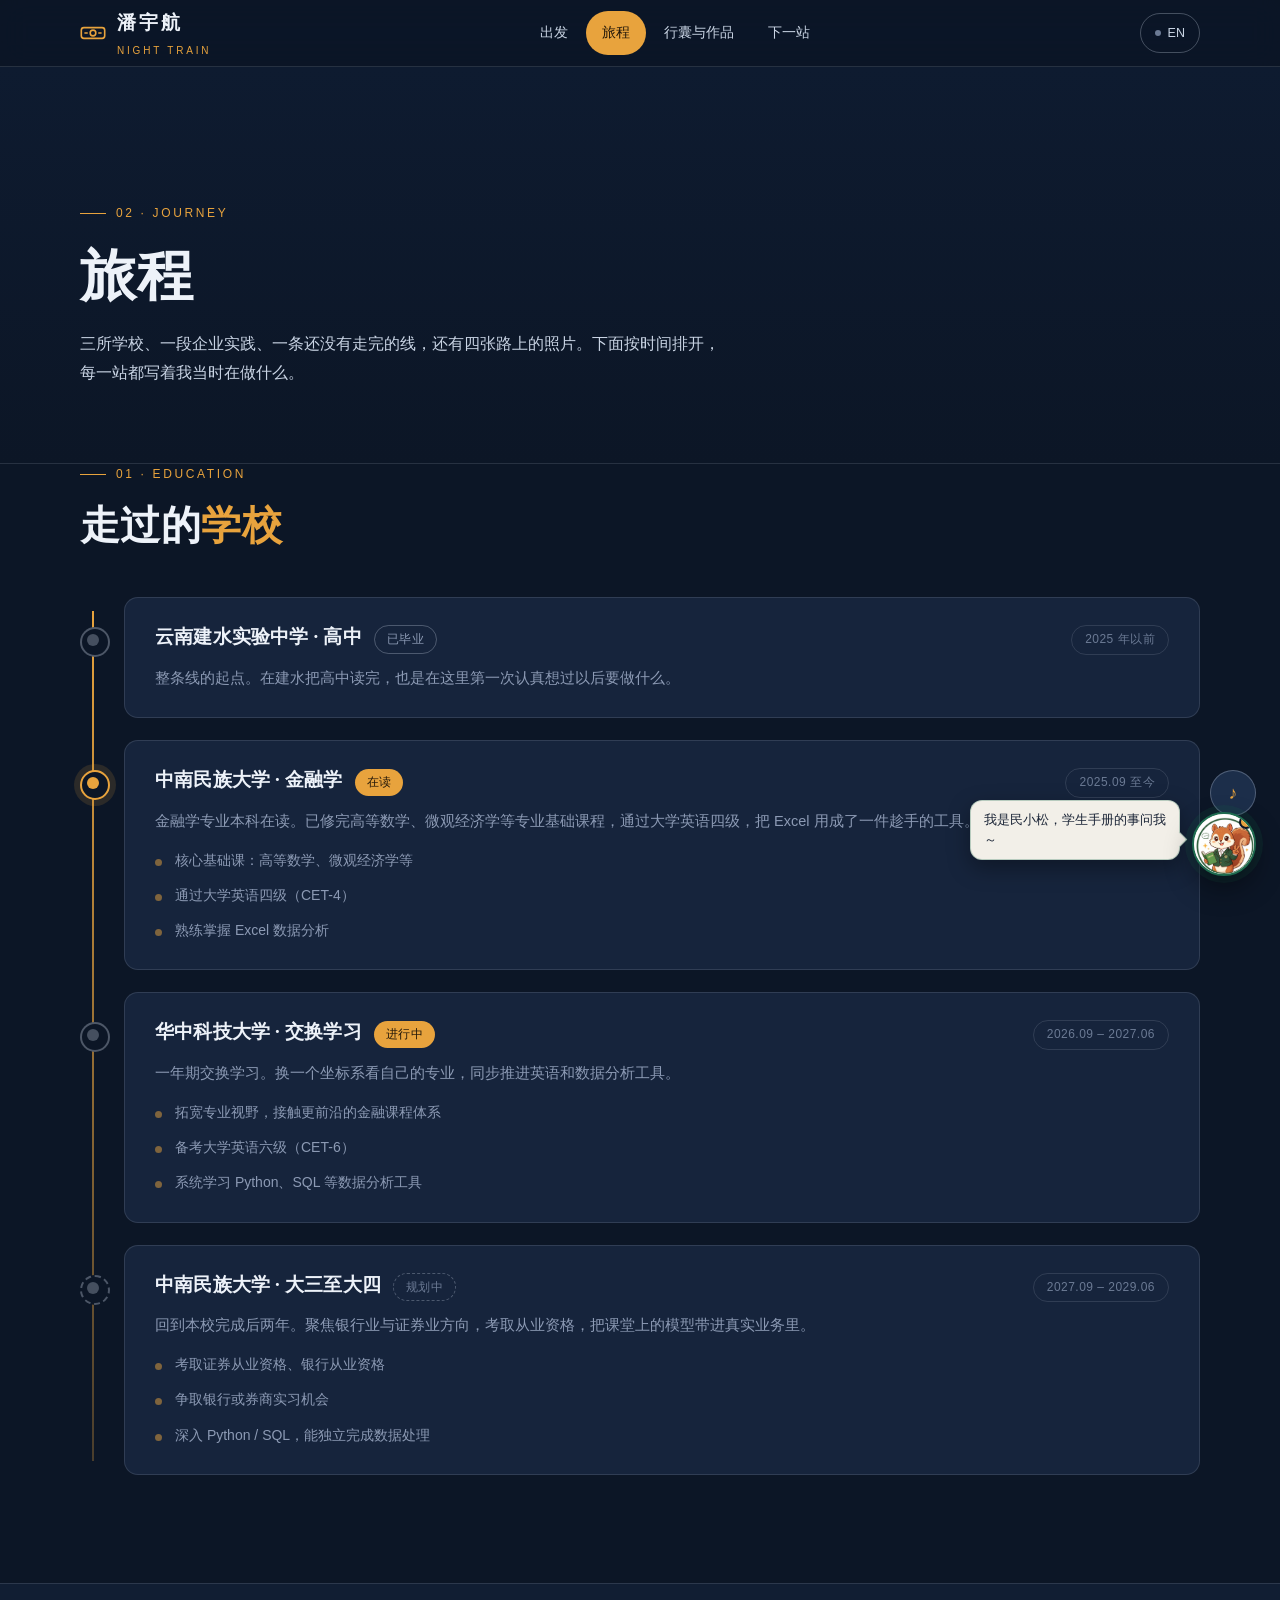
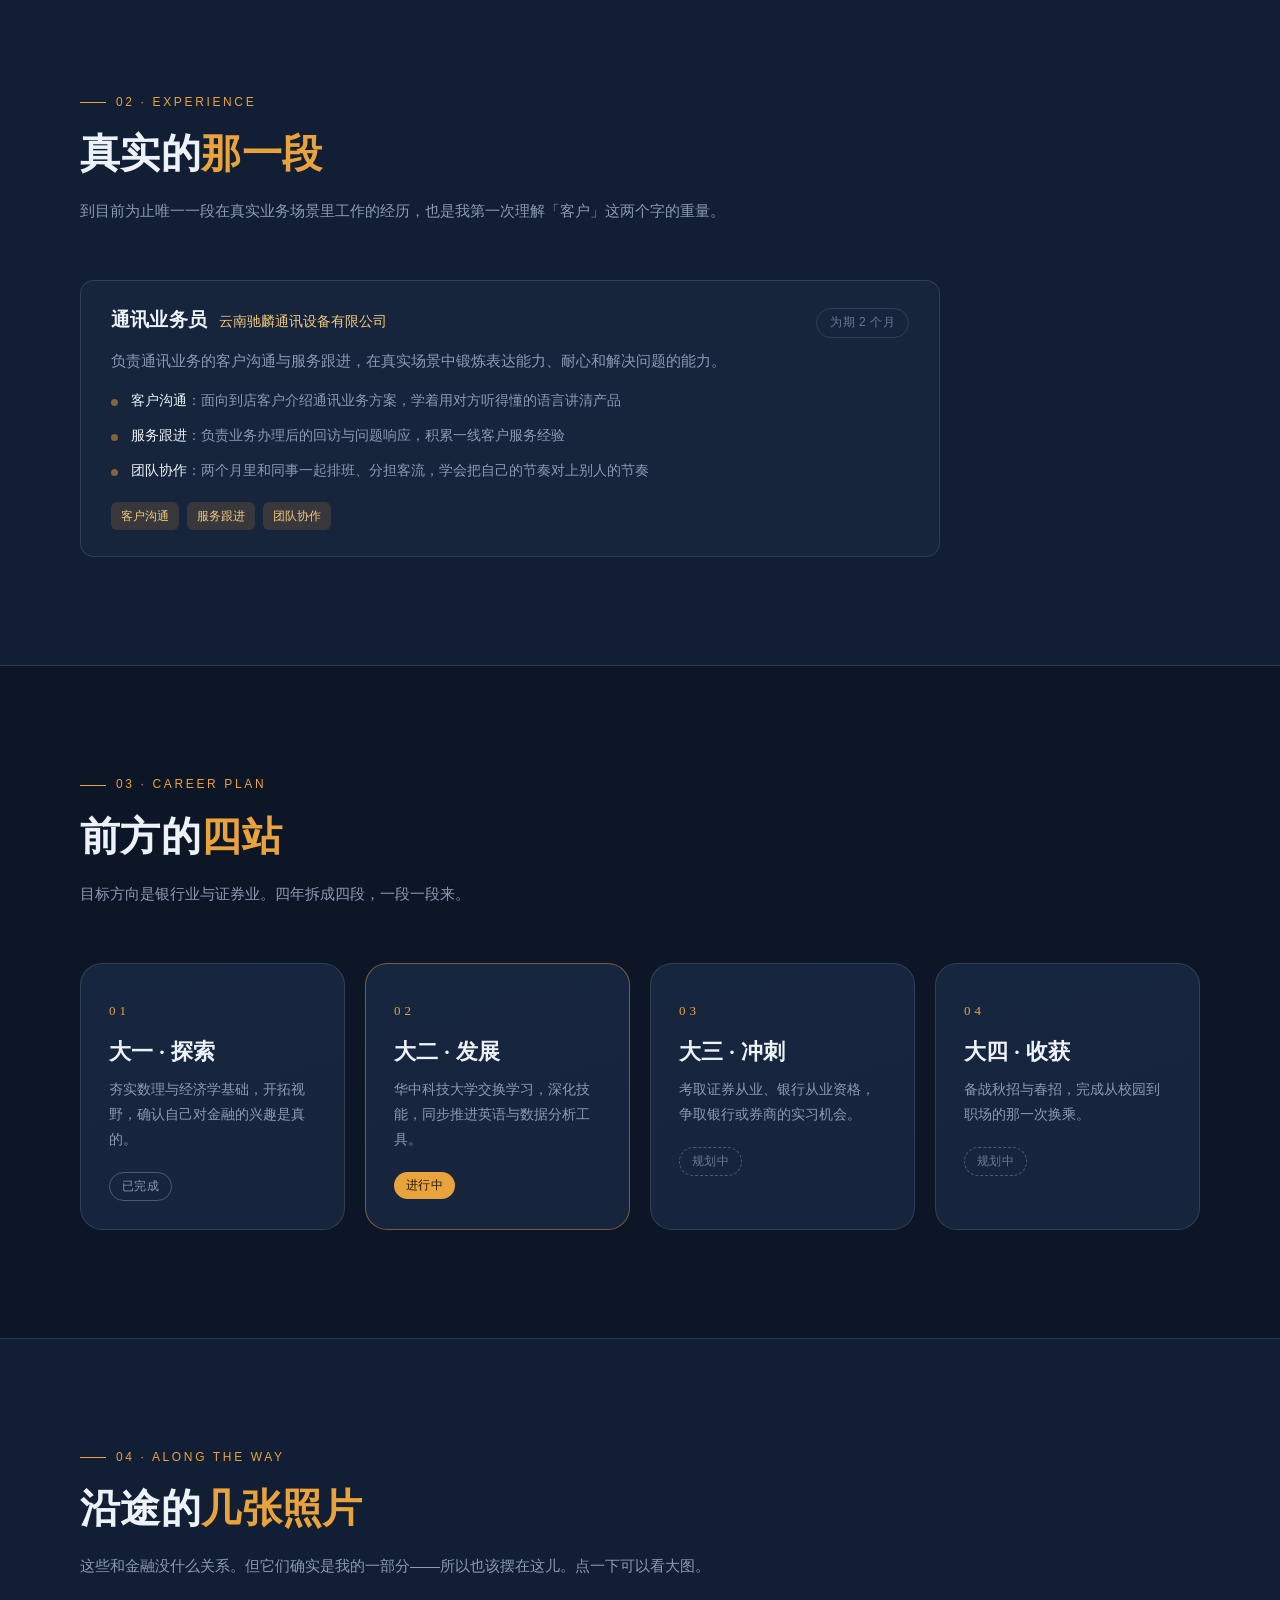
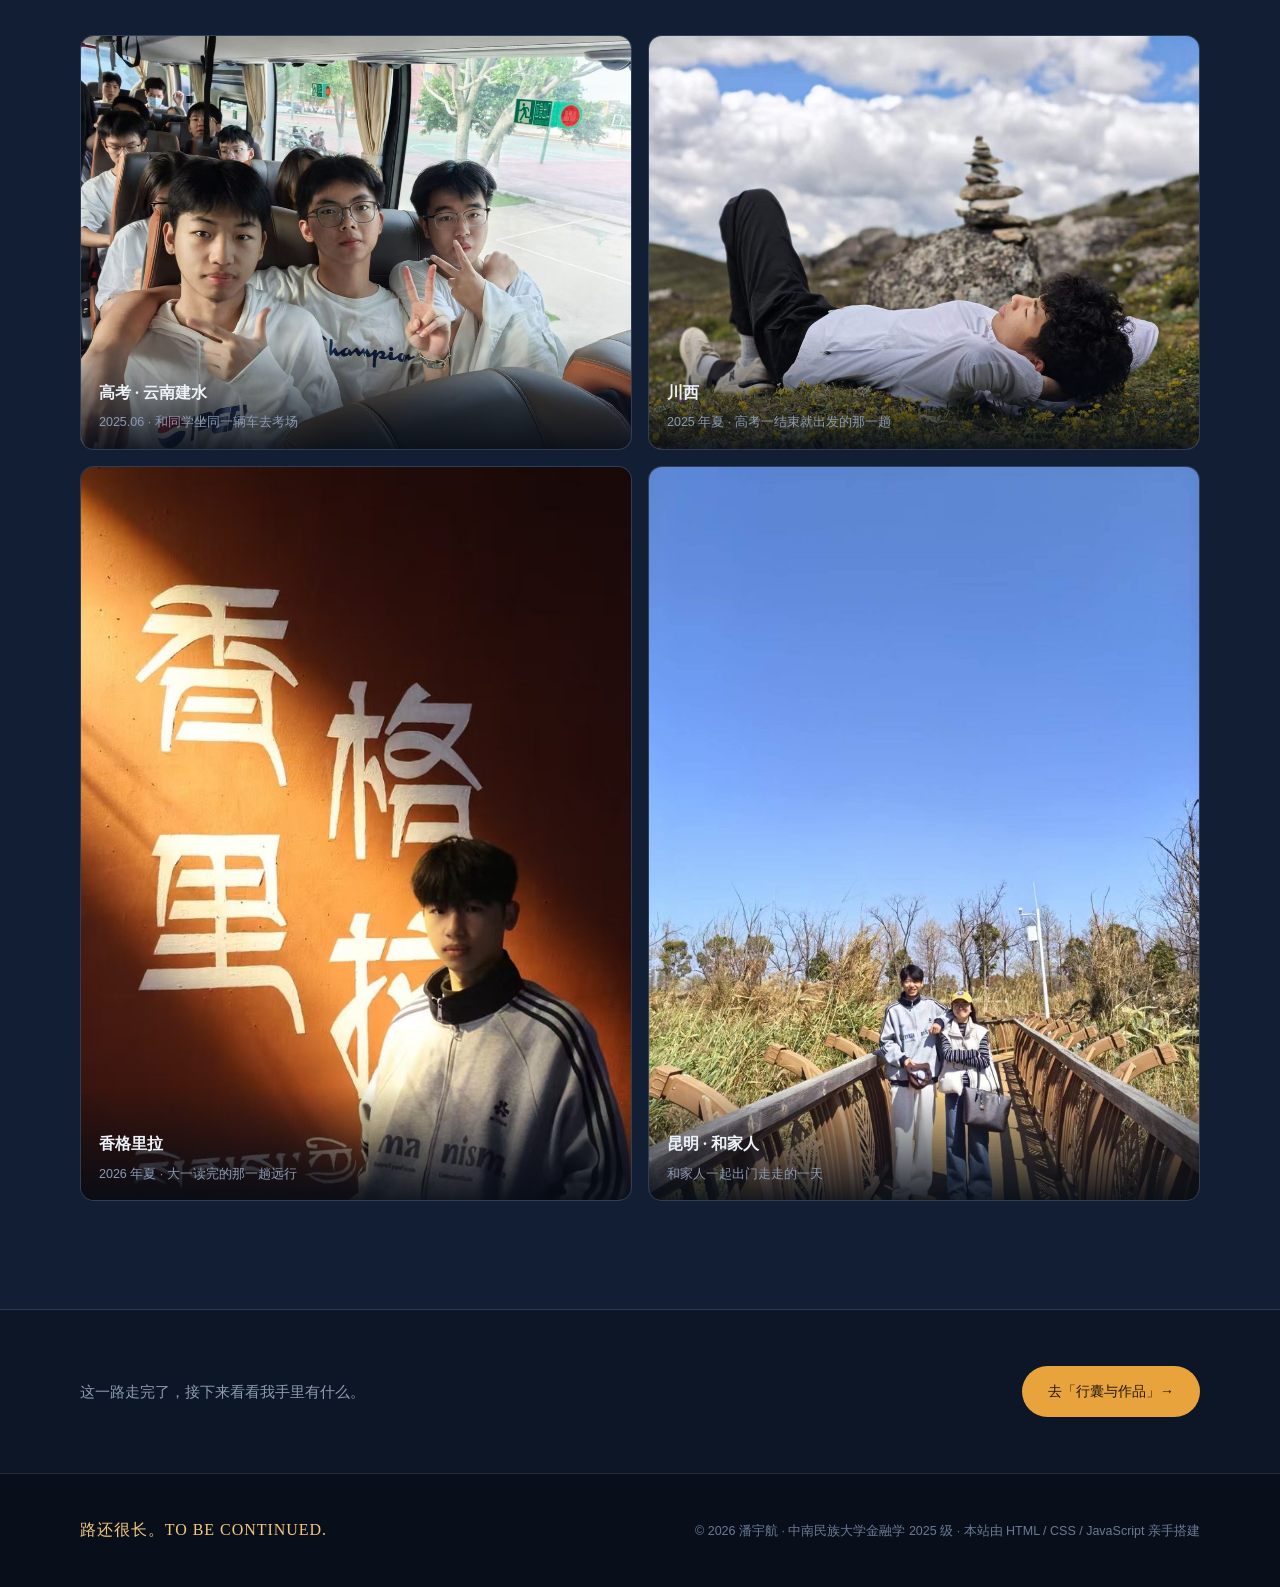
<file: journey.html>
<!DOCTYPE html>
<html lang="zh-CN"
      data-title-zh="旅程 | 潘宇航"
      data-title-en="Journey | Pan Yuhang"
      data-desc-zh="潘宇航的旅程：云南建水实验中学 → 中南民族大学 → 华中科技大学交换 → 下一站，以及沿途的四张照片。"
      data-desc-en="Pan Yuhang's journey: Jianshui Experimental Middle School → South-Central Minzu University → an exchange year at HUST → the next stop, plus four photos from the road.">
<head>
<meta charset="UTF-8">
<meta name="viewport" content="width=device-width, initial-scale=1">
<title>旅程 | 潘宇航</title>
<meta name="description" content="潘宇航的旅程：云南建水实验中学 → 中南民族大学 → 华中科技大学交换 → 下一站，以及沿途的四张照片。">
<link rel="stylesheet" href="styles.css">
</head>
<body id="top">

<header class="site-header">
  <div class="wrap nav-bar">
    <a class="brand" href="index.html">
      <svg class="brand-mark" viewBox="0 0 24 24" fill="none" aria-hidden="true">
        <rect x="1.2" y="7" width="21.6" height="10" rx="2.4" stroke="#E8A33D" stroke-width="1.5"/>
        <circle cx="12" cy="12" r="2.6" stroke="#E8A33D" stroke-width="1.5"/>
        <path d="M4.6 12h2M17.4 12h2" stroke="#E8A33D" stroke-width="1.5" stroke-linecap="round"/>
      </svg>
      <span><span data-zh="潘宇航" data-en="Pan Yuhang">潘宇航</span><small>NIGHT TRAIN</small></span>
    </a>
    <nav class="site-nav" aria-label="主导航">
      <a href="index.html" data-zh="出发" data-en="Departure">出发</a>
      <a class="is-current" href="journey.html" data-zh="旅程" data-en="Journey">旅程</a>
      <a href="pack.html" data-zh="行囊与作品" data-en="Pack &amp; Work">行囊与作品</a>
      <a href="next.html" data-zh="下一站" data-en="Next stop">下一站</a>
    </nav>
    <div class="nav-tools">
      <button class="lang" id="langBtn" type="button" data-lang="zh" aria-label="Switch to English">
        <i class="lang__dot"></i><span id="langLabel">EN</span>
      </button>
      <button class="nav-toggle" id="navToggle" aria-label="打开菜单" aria-expanded="false">
        <span></span><span></span><span></span>
      </button>
    </div>
  </div>
</header>

<div class="mobile-nav" id="mobileNav">
  <a href="index.html" data-zh="出发" data-en="Departure">出发</a>
  <a class="is-current" href="journey.html" data-zh="旅程" data-en="Journey">旅程</a>
  <a href="pack.html" data-zh="行囊与作品" data-en="Pack &amp; Work">行囊与作品</a>
  <a href="next.html" data-zh="下一站" data-en="Next stop">下一站</a>
</div>

<div style="position:relative;overflow:hidden">
  <div style="position:absolute;inset:0;background:linear-gradient(180deg,#0E1B30,#0C1626);" aria-hidden="true"></div>
  <div style="position:absolute;left:0;right:0;bottom:0;height:1px;background:var(--line)" aria-hidden="true"></div>

  <section class="section" style="padding-top:136px;padding-bottom:76px;position:relative">
    <div class="wrap">
      <p class="sec-kicker fade">02 · Journey</p>
      <h1 class="sec-title fade" style="--d:.12s;font-size:clamp(32px,5.8vw,56px)" data-zh="旅程" data-en="The journey">旅程</h1>
      <p class="sec-note fade" style="--d:.24s;max-width:640px;font-size:16px;color:var(--mist)"
         data-zh="三所学校、一段企业实践、一条还没有走完的线，还有四张路上的照片。下面按时间排开，每一站都写着我当时在做什么。"
         data-en="Three schools, one stint at a company, one line that isn't finished, and four photos from the road. Laid out in time order — each stop says what I was doing then.">三所学校、一段企业实践、一条还没有走完的线，还有四张路上的照片。下面按时间排开，每一站都写着我当时在做什么。</p>
    </div>
  </section>
</div>

<!-- ==================== 学校 ==================== -->
<section class="section" style="padding-top:0">
  <div class="wrap">
    <div class="sec-head reveal" style="margin-bottom:44px">
      <p class="sec-kicker">01 · Education</p>
      <h2 class="sec-title" data-zh="走过的<em>学校</em>" data-en="Schools I've <em>passed through</em>">走过的<em>学校</em></h2>
    </div>

    <div class="line-track" data-stagger>
      <div class="stop reveal reveal--left">
        <div class="card card--hover">
          <div class="stop__top">
            <h3 data-zh="云南建水实验中学 · 高中" data-en="Jianshui Experimental Middle School · High school">云南建水实验中学 · 高中</h3>
            <span class="badge badge--done" data-zh="已毕业" data-en="Graduated">已毕业</span>
            <span class="stop__date" data-zh="2025 年以前" data-en="Before 2025">2025 年以前</span>
          </div>
          <p data-zh="整条线的起点。在建水把高中读完，也是在这里第一次认真想过以后要做什么。"
             data-en="The start of the whole line. I finished high school in Jianshui — and it's also where I first seriously thought about what I'd do afterwards.">整条线的起点。在建水把高中读完，也是在这里第一次认真想过以后要做什么。</p>
        </div>
      </div>

      <div class="stop is-now reveal reveal--left">
        <div class="card card--hover">
          <div class="stop__top">
            <h3 data-zh="中南民族大学 · 金融学" data-en="South-Central Minzu University · Finance">中南民族大学 · 金融学</h3>
            <span class="badge badge--now" data-zh="在读" data-en="Current">在读</span>
            <span class="stop__date" data-zh="2025.09 至今" data-en="Sep 2025 – present">2025.09 至今</span>
          </div>
          <p data-zh="金融学专业本科在读。已修完高等数学、微观经济学等专业基础课程，通过大学英语四级，把 Excel 用成了一件趁手的工具。"
             data-en="Studying finance as an undergraduate. I've finished the foundational courses — advanced mathematics, microeconomics — passed CET-4, and turned Excel into a tool I can rely on.">金融学专业本科在读。已修完高等数学、微观经济学等专业基础课程，通过大学英语四级，把 Excel 用成了一件趁手的工具。</p>
          <ul class="dots">
            <li data-zh="核心基础课：高等数学、微观经济学等" data-en="Core courses: advanced mathematics, microeconomics and others">核心基础课：高等数学、微观经济学等</li>
            <li data-zh="通过大学英语四级（CET-4）" data-en="Passed CET-4">通过大学英语四级（CET-4）</li>
            <li data-zh="熟练掌握 Excel 数据分析" data-en="Proficient in Excel-based data analysis">熟练掌握 Excel 数据分析</li>
          </ul>
        </div>
      </div>

      <div class="stop reveal reveal--left">
        <div class="card card--hover">
          <div class="stop__top">
            <h3 data-zh="华中科技大学 · 交换学习" data-en="Huazhong Univ. of Science and Technology · Exchange">华中科技大学 · 交换学习</h3>
            <span class="badge badge--now" data-zh="进行中" data-en="Ongoing">进行中</span>
            <span class="stop__date">2026.09 – 2027.06</span>
          </div>
          <p data-zh="一年期交换学习。换一个坐标系看自己的专业，同步推进英语和数据分析工具。"
             data-en="A one-year exchange. A different coordinate system for my own major, while pushing English and data tools forward in parallel.">一年期交换学习。换一个坐标系看自己的专业，同步推进英语和数据分析工具。</p>
          <ul class="dots">
            <li data-zh="拓宽专业视野，接触更前沿的金融课程体系" data-en="Broader academic exposure through a more advanced finance curriculum">拓宽专业视野，接触更前沿的金融课程体系</li>
            <li data-zh="备考大学英语六级（CET-6）" data-en="Preparing for CET-6">备考大学英语六级（CET-6）</li>
            <li data-zh="系统学习 Python、SQL 等数据分析工具" data-en="Systematic study of Python, SQL and other data tools">系统学习 Python、SQL 等数据分析工具</li>
          </ul>
        </div>
      </div>

      <div class="stop is-plan reveal reveal--left">
        <div class="card card--hover">
          <div class="stop__top">
            <h3 data-zh="中南民族大学 · 大三至大四" data-en="South-Central Minzu University · Years 3–4">中南民族大学 · 大三至大四</h3>
            <span class="badge badge--next" data-zh="规划中" data-en="Planned">规划中</span>
            <span class="stop__date">2027.09 – 2029.06</span>
          </div>
          <p data-zh="回到本校完成后两年。聚焦银行业与证券业方向，考取从业资格，把课堂上的模型带进真实业务里。"
             data-en="Back to my home campus for the final two years. Focusing on banking and securities, earning qualifications, and bringing classroom models into real business.">回到本校完成后两年。聚焦银行业与证券业方向，考取从业资格，把课堂上的模型带进真实业务里。</p>
          <ul class="dots">
            <li data-zh="考取证券从业资格、银行从业资格" data-en="Obtain securities and banking practitioner qualifications">考取证券从业资格、银行从业资格</li>
            <li data-zh="争取银行或券商实习机会" data-en="Secure an internship at a bank or brokerage">争取银行或券商实习机会</li>
            <li data-zh="深入 Python / SQL，能独立完成数据处理" data-en="Go deeper into Python / SQL and handle data independently">深入 Python / SQL，能独立完成数据处理</li>
          </ul>
        </div>
      </div>
    </div>
  </div>
</section>

<!-- ==================== 实践 ==================== -->
<section class="section section--alt">
  <div class="wrap">
    <div class="sec-head reveal">
      <p class="sec-kicker">02 · Experience</p>
      <h2 class="sec-title" data-zh="真实的<em>那一段</em>" data-en="The <em>real one</em>">真实的<em>那一段</em></h2>
      <p class="sec-note" data-zh="到目前为止唯一一段在真实业务场景里工作的经历，也是我第一次理解「客户」这两个字的重量。"
         data-en="The only stretch so far where I worked inside a real business — and the first time I understood how much weight the word client carries.">到目前为止唯一一段在真实业务场景里工作的经历，也是我第一次理解「客户」这两个字的重量。</p>
    </div>

    <div class="card card--hover reveal reveal--left" style="max-width:860px">
      <div class="stop__top">
        <h3 data-zh="通讯业务员" data-en="Communications salesperson">通讯业务员</h3>
        <span class="stop__org" data-zh="云南驰麟通讯设备有限公司" data-en="Yunnan Chilin Communication Equipment Co., Ltd.">云南驰麟通讯设备有限公司</span>
        <span class="stop__date" data-zh="为期 2 个月" data-en="2 months">为期 2 个月</span>
      </div>
      <p data-zh="负责通讯业务的客户沟通与服务跟进，在真实场景中锻炼表达能力、耐心和解决问题的能力。"
         data-en="Responsible for client communication and service follow-up in the communications business, building communication skills, patience and problem-solving in a real setting.">负责通讯业务的客户沟通与服务跟进，在真实场景中锻炼表达能力、耐心和解决问题的能力。</p>
      <ul class="dots">
        <li data-zh="<b class=&quot;hl&quot;>客户沟通</b>：面向到店客户介绍通讯业务方案，学着用对方听得懂的语言讲清产品"
            data-en="<b class=&quot;hl&quot;>Client communication</b>: introduced service plans to walk-in customers, learning to explain a product in language they actually understand"><b class="hl">客户沟通</b>：面向到店客户介绍通讯业务方案，学着用对方听得懂的语言讲清产品</li>
        <li data-zh="<b class=&quot;hl&quot;>服务跟进</b>：负责业务办理后的回访与问题响应，积累一线客户服务经验"
            data-en="<b class=&quot;hl&quot;>Service follow-up</b>: handled post-sale callbacks and issue responses, gaining frontline client-service experience"><b class="hl">服务跟进</b>：负责业务办理后的回访与问题响应，积累一线客户服务经验</li>
        <li data-zh="<b class=&quot;hl&quot;>团队协作</b>：两个月里和同事一起排班、分担客流，学会把自己的节奏对上别人的节奏"
            data-en="<b class=&quot;hl&quot;>Teamwork</b>: over two months I shared shifts and handled customer flow with colleagues, learning to match my pace to theirs"><b class="hl">团队协作</b>：两个月里和同事一起排班、分担客流，学会把自己的节奏对上别人的节奏</li>
      </ul>
      <div class="tag-row">
        <span class="tag" data-zh="客户沟通" data-en="Client communication">客户沟通</span>
        <span class="tag" data-zh="服务跟进" data-en="Service follow-up">服务跟进</span>
        <span class="tag" data-zh="团队协作" data-en="Teamwork">团队协作</span>
      </div>
    </div>

    <div class="ticket reveal" style="margin-top:26px;max-width:760px">
      <b data-zh="再给一个数字就更好" data-en="One number would make this stronger">再给一个数字就更好</b>
      <p data-zh="现在的描述是「提升了交流能力和团队协作能力」——这两句每个实习生都会写。如果你还记得任何具体数字（接待过多少客户、日均多少单、被表扬过几次），补一个进去，这段立刻就和别人的不一样。"
         data-en="Right now it reads improved my communication and teamwork — every intern writes that. If you remember any concrete number (how many customers you served, average daily transactions, how often you were praised), add one and this section stops sounding like everyone else's.">现在的描述是「提升了交流能力和团队协作能力」——这两句每个实习生都会写。如果你还记得任何具体数字（接待过多少客户、日均多少单、被表扬过几次），补一个进去，这段立刻就和别人的不一样。</p>
    </div>
  </div>
</section>

<!-- ==================== 职业规划 ==================== -->
<section class="section">
  <div class="wrap">
    <div class="sec-head reveal">
      <p class="sec-kicker">03 · Career plan</p>
      <h2 class="sec-title" data-zh="前方的<em>四站</em>" data-en="Four stops <em>ahead</em>">前方的<em>四站</em></h2>
      <p class="sec-note" data-zh="目标方向是银行业与证券业。四年拆成四段，一段一段来。"
         data-en="The target sectors are banking and securities. Four years, four stages — one at a time.">目标方向是银行业与证券业。四年拆成四段，一段一段来。</p>
    </div>

    <div class="door-grid" data-stagger>
      <div class="door reveal">
        <span class="door__no">01</span>
        <h3 data-zh="大一 · 探索" data-en="Year 1 · Exploration">大一 · 探索</h3>
        <p data-zh="夯实数理与经济学基础，开拓视野，确认自己对金融的兴趣是真的。"
           data-en="Build the maths and economics foundations, widen my view, and confirm that my interest in finance is real.">夯实数理与经济学基础，开拓视野，确认自己对金融的兴趣是真的。</p>
        <span class="badge badge--done" style="margin-top:20px;display:inline-block" data-zh="已完成" data-en="Done">已完成</span>
      </div>
      <div class="door reveal" style="border-color:rgba(232,163,61,.45)">
        <span class="door__no">02</span>
        <h3 data-zh="大二 · 发展" data-en="Year 2 · Development">大二 · 发展</h3>
        <p data-zh="华中科技大学交换学习，深化技能，同步推进英语与数据分析工具。"
           data-en="On exchange at HUST, deepening skills and pushing English and data tools forward together.">华中科技大学交换学习，深化技能，同步推进英语与数据分析工具。</p>
        <span class="badge badge--now" style="margin-top:20px;display:inline-block" data-zh="进行中" data-en="Ongoing">进行中</span>
      </div>
      <div class="door reveal">
        <span class="door__no">03</span>
        <h3 data-zh="大三 · 冲刺" data-en="Year 3 · Sprint">大三 · 冲刺</h3>
        <p data-zh="考取证券从业、银行从业资格，争取银行或券商的实习机会。"
           data-en="Earn the securities and banking qualifications, and compete for an internship at a bank or brokerage.">考取证券从业、银行从业资格，争取银行或券商的实习机会。</p>
        <span class="badge badge--next" style="margin-top:20px;display:inline-block" data-zh="规划中" data-en="Planned">规划中</span>
      </div>
      <div class="door reveal">
        <span class="door__no">04</span>
        <h3 data-zh="大四 · 收获" data-en="Year 4 · Harvest">大四 · 收获</h3>
        <p data-zh="备战秋招与春招，完成从校园到职场的那一次换乘。"
           data-en="Prepare for autumn and spring recruitment, and complete the transfer from campus to career.">备战秋招与春招，完成从校园到职场的那一次换乘。</p>
        <span class="badge badge--next" style="margin-top:20px;display:inline-block" data-zh="规划中" data-en="Planned">规划中</span>
      </div>
    </div>
  </div>
</section>

<!-- ==================== 沿途 ==================== -->
<section class="section section--alt" id="along">
  <div class="wrap">
    <div class="sec-head reveal">
      <p class="sec-kicker">04 · Along the way</p>
      <h2 class="sec-title" data-zh="沿途的<em>几张照片</em>" data-en="A few photos from <em>the road</em>">沿途的<em>几张照片</em></h2>
      <p class="sec-note" data-zh="这些和金融没什么关系。但它们确实是我的一部分——所以也该摆在这儿。点一下可以看大图。"
         data-en="None of this has much to do with finance. But it is genuinely part of me — so it belongs here. Click to enlarge.">这些和金融没什么关系。但它们确实是我的一部分——所以也该摆在这儿。点一下可以看大图。</p>
    </div>

    <div class="gal-pair" data-stagger>
      <button class="gal reveal" type="button">
        <img src="assets/trip-gaokao.jpg" alt="高考期间，和同学一起坐车去考场"
             data-alt-zh="高考期间，和同学一起坐车去考场" data-alt-en="On the bus to the gaokao exam hall with classmates" loading="lazy">
        <span class="gal__zoom"><svg viewBox="0 0 24 24"><path d="M11 4a7 7 0 1 0 0 14 7 7 0 0 0 0-14ZM20 20l-4.3-4.3M11 8.4v5.2M8.4 11h5.2"/></svg></span>
        <span class="gal__cap">
          <b data-zh="高考 · 云南建水" data-en="Gaokao · Jianshui, Yunnan">高考 · 云南建水</b>
          <span data-zh="2025.06 · 和同学坐同一辆车去考场" data-en="June 2025 · On the same bus to the exam hall">2025.06 · 和同学坐同一辆车去考场</span>
        </span>
      </button>
      <button class="gal reveal" type="button">
        <img src="assets/trip-chuanxi.jpg" alt="高考结束后到川西旅行"
             data-alt-zh="高考结束后到川西旅行" data-alt-en="Trip to Western Sichuan after the gaokao" loading="lazy">
        <span class="gal__zoom"><svg viewBox="0 0 24 24"><path d="M11 4a7 7 0 1 0 0 14 7 7 0 0 0 0-14ZM20 20l-4.3-4.3M11 8.4v5.2M8.4 11h5.2"/></svg></span>
        <span class="gal__cap">
          <b data-zh="川西" data-en="Western Sichuan">川西</b>
          <span data-zh="2025 年夏 · 高考一结束就出发的那一趟" data-en="Summer 2025 · Left the moment the exam was over">2025 年夏 · 高考一结束就出发的那一趟</span>
        </span>
      </button>
    </div>

    <div class="gal-pair" data-stagger style="margin-top:16px">
      <button class="gal gal--tall reveal" type="button">
        <img src="assets/trip-shangrila.jpg" alt="大一结束到香格里拉旅行"
             data-alt-zh="大一结束到香格里拉旅行" data-alt-en="Trip to Shangri-La after the first year" loading="lazy">
        <span class="gal__zoom"><svg viewBox="0 0 24 24"><path d="M11 4a7 7 0 1 0 0 14 7 7 0 0 0 0-14ZM20 20l-4.3-4.3M11 8.4v5.2M8.4 11h5.2"/></svg></span>
        <span class="gal__cap">
          <b data-zh="香格里拉" data-en="Shangri-La">香格里拉</b>
          <span data-zh="2026 年夏 · 大一读完的那一趟远行" data-en="Summer 2026 · The long trip after my first year">2026 年夏 · 大一读完的那一趟远行</span>
        </span>
      </button>
      <button class="gal gal--tall reveal" type="button">
        <img src="assets/trip-kunming.jpg" alt="在昆明和家人一起出游"
             data-alt-zh="在昆明和家人一起出游" data-alt-en="A day out in Kunming with family" loading="lazy">
        <span class="gal__zoom"><svg viewBox="0 0 24 24"><path d="M11 4a7 7 0 1 0 0 14 7 7 0 0 0 0-14ZM20 20l-4.3-4.3M11 8.4v5.2M8.4 11h5.2"/></svg></span>
        <span class="gal__cap">
          <b data-zh="昆明 · 和家人" data-en="Kunming · With family">昆明 · 和家人</b>
          <span data-zh="和家人一起出门走走的一天" data-en="A day out with my family">和家人一起出门走走的一天</span>
        </span>
      </button>
    </div>

    <div class="ticket reveal" style="margin-top:26px;max-width:800px">
      <b data-zh="每张照片下面那行字是我写的" data-en="I wrote every caption under these photos">每张照片下面那行字是我写的</b>
      <p data-zh="你可以换成自己记得的细节——那天到底发生了什么、谁拍的、为什么按下这一张。照片本身已经够好，但一句话能把它变成故事。"
         data-en="Replace them with the details you actually remember — what happened that day, who took the shot, why you pressed the shutter. The photos are already good; one line turns them into a story.">你可以换成自己记得的细节——那天到底发生了什么、谁拍的、为什么按下这一张。照片本身已经够好，但一句话能把它变成故事。</p>
    </div>
  </div>
</section>

<section class="section" style="padding:56px 0">
  <div class="wrap" style="display:flex;flex-wrap:wrap;gap:16px;justify-content:space-between;align-items:center">
    <p style="color:var(--dust);font-size:14.5px" data-zh="这一路走完了，接下来看看我手里有什么。" data-en="That's the road so far. Next, what I'm carrying.">这一路走完了，接下来看看我手里有什么。</p>
    <a class="btn btn-solid" href="pack.html" data-zh="去「行囊与作品」→" data-en="Go to Pack &amp; Work →">去「行囊与作品」→</a>
  </div>
</section>

<footer class="site-footer">
  <div class="wrap footer-in">
    <p class="footer-end" data-zh="路还很长。TO BE CONTINUED." data-en="The road is long. TO BE CONTINUED.">路还很长。TO BE CONTINUED.</p>
    <p class="footer-meta" data-zh="© 2026 潘宇航 · 中南民族大学金融学 2025 级 · 本站由 HTML / CSS / JavaScript 亲手搭建"
       data-en="© 2026 Pan Yuhang · Finance, South-Central Minzu University · Built by hand with HTML / CSS / JavaScript">© 2026 潘宇航 · 中南民族大学金融学 2025 级 · 本站由 HTML / CSS / JavaScript 亲手搭建</p>
  </div>
</footer>

<button class="bgm-fab" id="bgmFab" aria-label="背景音乐"><span class="pulse"></span>♪</button>
<div class="bgm-panel" id="bgmPanel">
  <h5>Background music</h5>
  <p class="bgm-title" data-zh="《暮色列车》" data-en="Night Train">《暮色列车》</p>
  <p class="bgm-desc" data-zh="为这个站点专门生成的一段舒缓环境音：F 大调、56 BPM，软垫和声加稀疏钟琴，混了一点车厢底噪和铁轨的律动。68 秒无缝循环。"
     data-en="A calm ambient piece written for this site: F major, 56 BPM, soft pad chords with sparse bell tones, plus a little carriage room-tone and the pulse of rails. 68 seconds, seamless loop.">为这个站点专门生成的一段舒缓环境音：F 大调、56 BPM，软垫和声加稀疏钟琴，混了一点车厢底噪和铁轨的律动。68 秒无缝循环。</p>
  <audio id="bgmAudio" controls loop preload="none" src="assets/bgm.mp3"></audio>
</div>

<button class="to-top" id="toTop" aria-label="回到顶部">
  <svg viewBox="0 0 24 24"><path d="M12 19V5M5 12l7-7 7 7"/></svg>
</button>
<div class="toast" id="toast" role="status" aria-live="polite"></div>

<script src="main.js"></script>
<!-- ===== 民小松 · 校园手册问答助手（悬浮气泡） ===== -->
<link rel="stylesheet" href="minsongsong.css">
<script>
  window.MINSONGSONG_CONFIG = {
    school:   'scuec',                          // 默认口径：scuec=中南民族大学, hust=华中科技大学
    avatar:   'assets/minsongsong.jpg',
    hint:     '我是民小松，学生手册的事问我～'
  };
</script>
<script src="minsongsong-kb.js"></script>
<script src="minsongsong-kb-hust.js"></script>
<script src="minsongsong.js"></script>
</body>
</html>
</file>
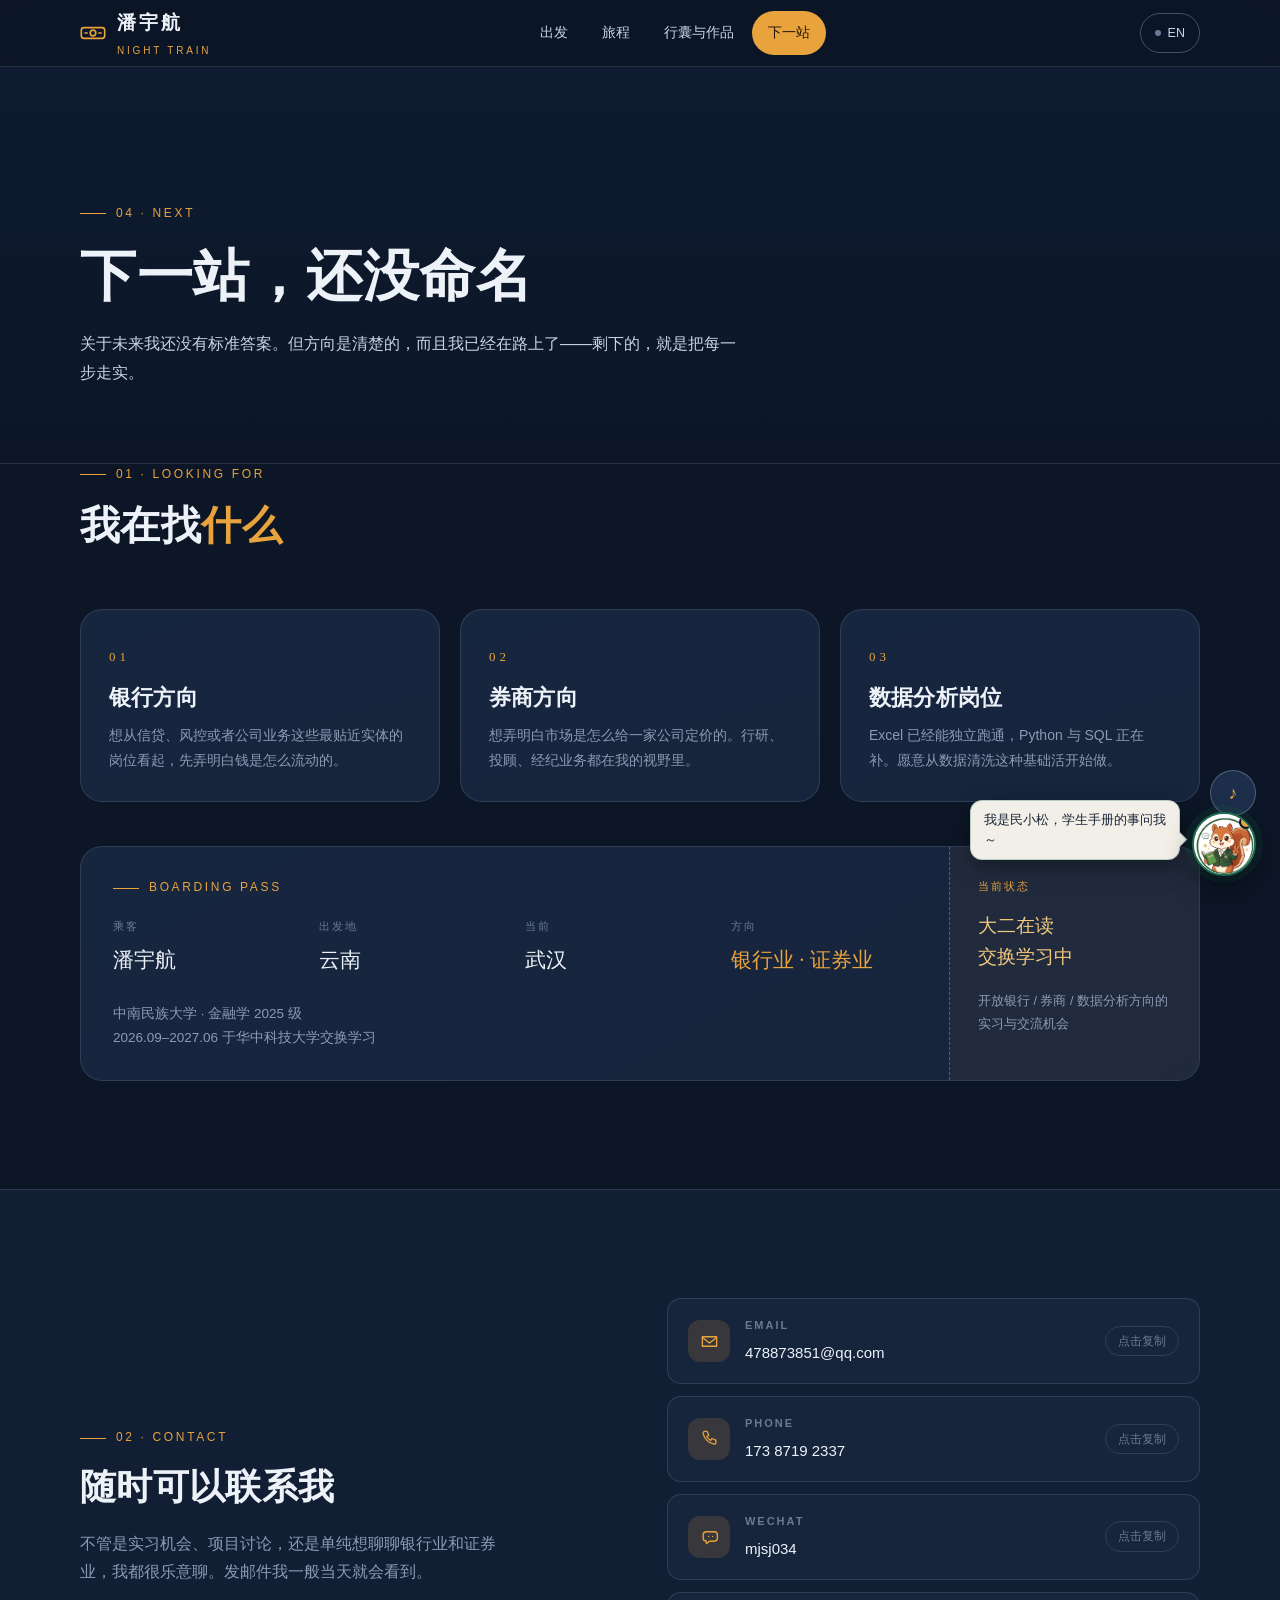
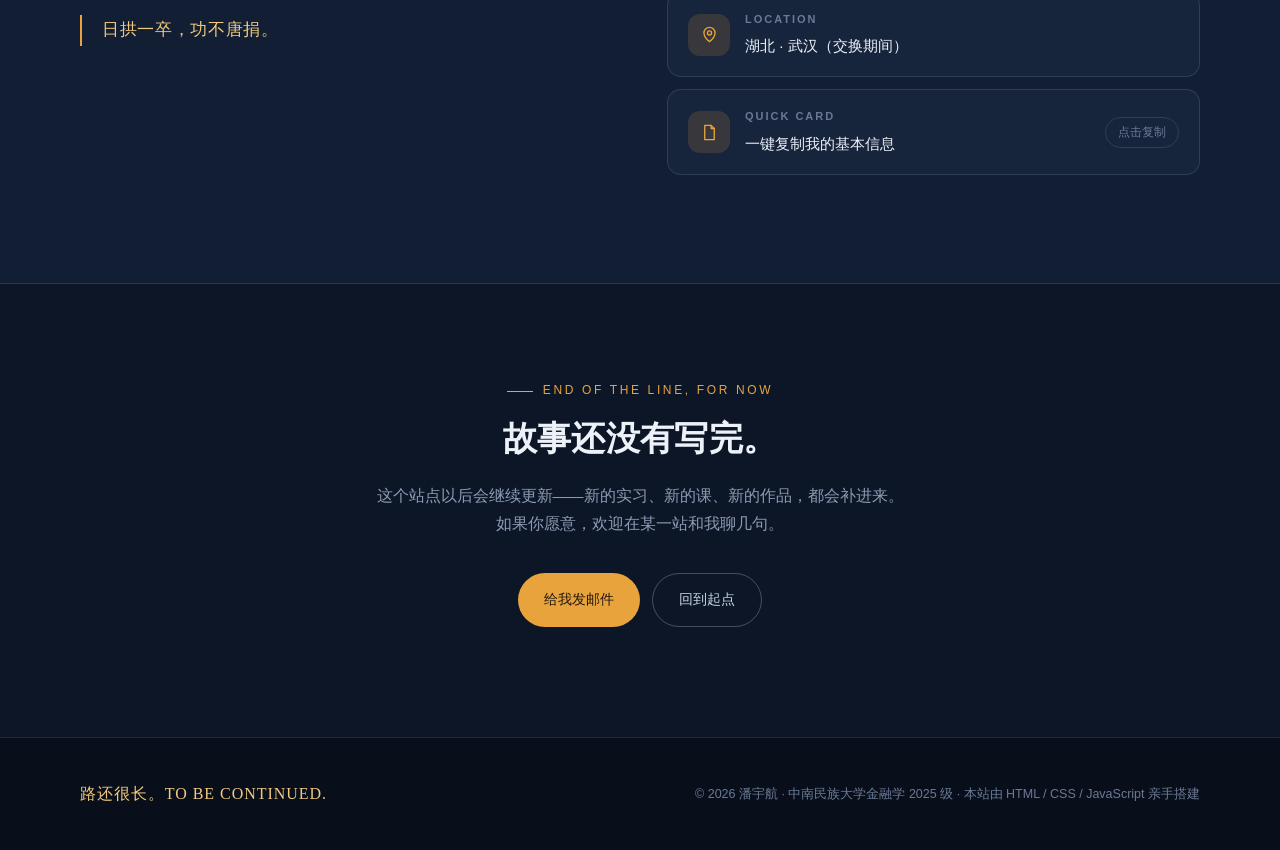
<file: next.html>
<!DOCTYPE html>
<html lang="zh-CN"
      data-title-zh="下一站 | 潘宇航"
      data-title-en="Next stop | Pan Yuhang"
      data-desc-zh="联系潘宇航：邮箱、电话、微信，以及我未来想去的方向——银行业与证券业。"
      data-desc-en="How to reach Pan Yuhang — email, phone, WeChat — and where I'm headed: banking and securities.">
<head>
<meta charset="UTF-8">
<meta name="viewport" content="width=device-width, initial-scale=1">
<title>下一站 | 潘宇航</title>
<meta name="description" content="联系潘宇航：邮箱、电话、微信，以及我未来想去的方向——银行业与证券业。">
<link rel="stylesheet" href="styles.css">
</head>
<body id="top">

<header class="site-header">
  <div class="wrap nav-bar">
    <a class="brand" href="index.html">
      <svg class="brand-mark" viewBox="0 0 24 24" fill="none" aria-hidden="true">
        <rect x="1.2" y="7" width="21.6" height="10" rx="2.4" stroke="#E8A33D" stroke-width="1.5"/>
        <circle cx="12" cy="12" r="2.6" stroke="#E8A33D" stroke-width="1.5"/>
        <path d="M4.6 12h2M17.4 12h2" stroke="#E8A33D" stroke-width="1.5" stroke-linecap="round"/>
      </svg>
      <span><span data-zh="潘宇航" data-en="Pan Yuhang">潘宇航</span><small>NIGHT TRAIN</small></span>
    </a>
    <nav class="site-nav" aria-label="主导航">
      <a href="index.html" data-zh="出发" data-en="Departure">出发</a>
      <a href="journey.html" data-zh="旅程" data-en="Journey">旅程</a>
      <a href="pack.html" data-zh="行囊与作品" data-en="Pack &amp; Work">行囊与作品</a>
      <a class="is-current" href="next.html" data-zh="下一站" data-en="Next stop">下一站</a>
    </nav>
    <div class="nav-tools">
      <button class="lang" id="langBtn" type="button" data-lang="zh" aria-label="Switch to English">
        <i class="lang__dot"></i><span id="langLabel">EN</span>
      </button>
      <button class="nav-toggle" id="navToggle" aria-label="打开菜单" aria-expanded="false">
        <span></span><span></span><span></span>
      </button>
    </div>
  </div>
</header>

<div class="mobile-nav" id="mobileNav">
  <a href="index.html" data-zh="出发" data-en="Departure">出发</a>
  <a href="journey.html" data-zh="旅程" data-en="Journey">旅程</a>
  <a href="pack.html" data-zh="行囊与作品" data-en="Pack &amp; Work">行囊与作品</a>
  <a class="is-current" href="next.html" data-zh="下一站" data-en="Next stop">下一站</a>
</div>

<div style="position:relative;overflow:hidden">
  <div style="position:absolute;inset:0;background:linear-gradient(180deg,#0E1B30,#0C1626)" aria-hidden="true"></div>
  <div style="position:absolute;left:0;right:0;bottom:0;height:1px;background:var(--line)" aria-hidden="true"></div>
  <section class="section" style="padding-top:136px;padding-bottom:76px;position:relative">
    <div class="wrap">
      <p class="sec-kicker fade">04 · Next</p>
      <h1 class="sec-title fade" style="--d:.12s;font-size:clamp(32px,5.8vw,56px)" data-zh="下一站，还没命名" data-en="The next stop has no name">下一站，还没命名</h1>
      <p class="sec-note fade" style="--d:.24s;max-width:660px;font-size:16px;color:var(--mist)"
         data-zh="关于未来我还没有标准答案。但方向是清楚的，而且我已经在路上了——剩下的，就是把每一步走实。"
         data-en="I don't have a definitive answer about the future. But the direction is clear, and I'm already moving — the rest is making each step solid.">关于未来我还没有标准答案。但方向是清楚的，而且我已经在路上了——剩下的，就是把每一步走实。</p>
    </div>
  </section>
</div>

<!-- ==================== 我在找什么 ==================== -->
<section class="section" style="padding-top:0">
  <div class="wrap">
    <div class="sec-head reveal">
      <p class="sec-kicker">01 · Looking for</p>
      <h2 class="sec-title" data-zh="我在找<em>什么</em>" data-en="What I'm <em>looking for</em>">我在找<em>什么</em></h2>
    </div>

    <div class="door-grid" data-stagger style="margin-bottom:44px">
      <div class="door reveal">
        <span class="door__no">01</span>
        <h3 data-zh="银行方向" data-en="In banking">银行方向</h3>
        <p data-zh="想从信贷、风控或者公司业务这些最贴近实体的岗位看起，先弄明白钱是怎么流动的。"
           data-en="I'd like to start where finance touches the real economy — credit, risk control or corporate banking — and first understand how money actually moves.">想从信贷、风控或者公司业务这些最贴近实体的岗位看起，先弄明白钱是怎么流动的。</p>
      </div>
      <div class="door reveal">
        <span class="door__no">02</span>
        <h3 data-zh="券商方向" data-en="In securities">券商方向</h3>
        <p data-zh="想弄明白市场是怎么给一家公司定价的。行研、投顾、经纪业务都在我的视野里。"
           data-en="I want to understand how the market prices a company. Equity research, advisory and brokerage are all on my radar.">想弄明白市场是怎么给一家公司定价的。行研、投顾、经纪业务都在我的视野里。</p>
      </div>
      <div class="door reveal">
        <span class="door__no">03</span>
        <h3 data-zh="数据分析岗位" data-en="In data analysis">数据分析岗位</h3>
        <p data-zh="Excel 已经能独立跑通，Python 与 SQL 正在补。愿意从数据清洗这种基础活开始做。"
           data-en="Excel I can already run end to end; Python and SQL are in progress. I'm happy to start with the basic work — cleaning data.">Excel 已经能独立跑通，Python 与 SQL 正在补。愿意从数据清洗这种基础活开始做。</p>
      </div>
    </div>

    <!-- 登机牌式名片 -->
    <div class="reveal" style="background:linear-gradient(150deg,var(--night-3),var(--panel));border:1px solid var(--line);border-radius:var(--r-lg);overflow:hidden;display:flex;flex-wrap:wrap">
      <div style="flex:1 1 420px;padding:30px 32px;min-width:0">
        <p class="sec-kicker" style="margin-bottom:18px">Boarding pass</p>
        <div style="display:grid;grid-template-columns:repeat(auto-fit,minmax(120px,1fr));gap:20px">
          <div>
            <p style="font-size:11px;letter-spacing:.18em;text-transform:uppercase;color:var(--dust-2)" data-zh="乘客" data-en="Passenger">乘客</p>
            <p style="font-family:var(--serif);font-size:21px;color:var(--snow);margin-top:5px" data-zh="潘宇航" data-en="Pan Yuhang">潘宇航</p>
          </div>
          <div>
            <p style="font-size:11px;letter-spacing:.18em;text-transform:uppercase;color:var(--dust-2)" data-zh="出发地" data-en="From">出发地</p>
            <p style="font-family:var(--serif);font-size:21px;color:var(--snow);margin-top:5px" data-zh="云南" data-en="Yunnan">云南</p>
          </div>
          <div>
            <p style="font-size:11px;letter-spacing:.18em;text-transform:uppercase;color:var(--dust-2)" data-zh="当前" data-en="Now">当前</p>
            <p style="font-family:var(--serif);font-size:21px;color:var(--snow);margin-top:5px" data-zh="武汉" data-en="Wuhan">武汉</p>
          </div>
          <div>
            <p style="font-size:11px;letter-spacing:.18em;text-transform:uppercase;color:var(--dust-2)" data-zh="方向" data-en="Bound for">方向</p>
            <p style="font-family:var(--serif);font-size:21px;color:var(--amber);margin-top:5px" data-zh="银行业 · 证券业" data-en="Banking · Securities">银行业 · 证券业</p>
          </div>
        </div>
        <p style="margin-top:22px;font-size:13.5px;color:var(--dust)"
           data-zh="中南民族大学 · 金融学 2025 级<br>2026.09–2027.06 于华中科技大学交换学习"
           data-en="South-Central Minzu University · Finance (enrolled 2025)<br>Exchange at HUST · Sep 2026 – Jun 2027">中南民族大学 · 金融学 2025 级<br>2026.09–2027.06 于华中科技大学交换学习</p>
      </div>
      <div style="flex:0 0 auto;width:250px;max-width:100%;border-left:1.5px dashed var(--line-strong);padding:30px 28px;background:rgba(232,163,61,.05)">
        <p style="font-size:11px;letter-spacing:.18em;text-transform:uppercase;color:var(--amber);margin-bottom:14px" data-zh="当前状态" data-en="Current status">当前状态</p>
        <p style="font-family:var(--serif);font-size:19px;color:var(--amber-soft);line-height:1.6" data-zh="大二在读<br>交换学习中" data-en="Second year<br>On exchange">大二在读<br>交换学习中</p>
        <p style="margin-top:18px;font-size:12.5px;color:var(--dust);line-height:1.8"
           data-zh="开放银行 / 券商 / 数据分析方向的实习与交流机会"
           data-en="Open to internships and conversations in banking, securities and data analysis">开放银行 / 券商 / 数据分析方向的实习与交流机会</p>
      </div>
    </div>
  </div>
</section>

<!-- ==================== 怎么找到我 ==================== -->
<section class="section section--alt">
  <div class="wrap">
    <div class="contact-grid">
      <div class="reveal reveal--left">
        <p class="sec-kicker">02 · Contact</p>
        <h2 class="sec-title" style="font-size:clamp(26px,3.6vw,36px);margin-bottom:18px" data-zh="随时可以联系我" data-en="Reach me any time">随时可以联系我</h2>
        <p class="contact-lead" data-zh="不管是实习机会、项目讨论，还是单纯想聊聊银行业和证券业，我都很乐意聊。发邮件我一般当天就会看到。"
           data-en="Whether it is an internship, a project discussion, or simply a chat about banking and securities — I'm glad to talk. I usually see email the same day.">不管是实习机会、项目讨论，还是单纯想聊聊银行业和证券业，我都很乐意聊。发邮件我一般当天就会看到。</p>
        <p class="quote-line" data-zh="日拱一卒，功不唐捐。" data-en="A pawn advances one square a day. No effort is ever wasted.">日拱一卒，功不唐捐。</p>
      </div>

      <div class="ct-list" data-stagger>
        <a class="ct reveal reveal--right" href="mailto:478873851@qq.com" data-copy="478873851@qq.com">
          <i class="ct__ic"><svg viewBox="0 0 24 24"><path d="M3 6h18v12H3z"/><path d="m3 7 9 7 9-7"/></svg></i>
          <div class="ct__body"><b>Email</b><span>478873851@qq.com</span></div>
          <span class="ct__hint" data-zh="点击复制" data-en="Copy">点击复制</span>
        </a>
        <button class="ct reveal reveal--right" type="button" data-copy="17387192337">
          <i class="ct__ic"><svg viewBox="0 0 24 24"><path d="M6 3h3l2 5-2.5 1.5a12 12 0 0 0 5 5L15 12l5 2v3a2 2 0 0 1-2.2 2A16.5 16.5 0 0 1 4 5.2 2 2 0 0 1 6 3Z"/></svg></i>
          <div class="ct__body"><b>Phone</b><span>173 8719 2337</span></div>
          <span class="ct__hint" data-zh="点击复制" data-en="Copy">点击复制</span>
        </button>
        <button class="ct reveal reveal--right" type="button" data-copy="mjsj034">
          <i class="ct__ic"><svg viewBox="0 0 24 24"><path d="M9 6h9a4 4 0 0 1 4 4v4a4 4 0 0 1-4 4h-6l-4 3v-3H8a4 4 0 0 1-4-4V10a4 4 0 0 1 4-4Z"/><path d="M11 12h.01M16 12h.01"/></svg></i>
          <div class="ct__body"><b>WeChat</b><span>mjsj034</span></div>
          <span class="ct__hint" data-zh="点击复制" data-en="Copy">点击复制</span>
        </button>
        <div class="ct reveal reveal--right" style="cursor:default">
          <i class="ct__ic"><svg viewBox="0 0 24 24"><path d="M12 21s7-5.6 7-11a7 7 0 1 0-14 0c0 5.4 7 11 7 11Z"/><circle cx="12" cy="10" r="2.6"/></svg></i>
          <div class="ct__body">
            <b>Location</b>
            <span data-zh="湖北 · 武汉（交换期间）" data-en="Wuhan, Hubei (during the exchange)">湖北 · 武汉（交换期间）</span>
          </div>
        </div>
        <button class="ct reveal reveal--right" type="button"
                data-copy="潘宇航 · 中南民族大学金融学 2025 级 · 现在华中科技大学交换 · 微信 mjsj034 · 478873851@qq.com"
                data-copy-zh="潘宇航 · 中南民族大学金融学 2025 级 · 现在华中科技大学交换 · 微信 mjsj034 · 478873851@qq.com"
                data-copy-en="Pan Yuhang · Finance, South-Central Minzu University (enrolled 2025) · on exchange at HUST · WeChat mjsj034 · 478873851@qq.com">
          <i class="ct__ic"><svg viewBox="0 0 24 24"><path d="M14 3H6v18h12V7l-4-4Z"/><path d="M14 3v4h4"/></svg></i>
          <div class="ct__body">
            <b>Quick card</b>
            <span data-zh="一键复制我的基本信息" data-en="Copy my details in one click">一键复制我的基本信息</span>
          </div>
          <span class="ct__hint" data-zh="点击复制" data-en="Copy">点击复制</span>
        </button>

        <div class="ticket reveal reveal--right" style="margin-top:6px">
          <b data-zh="还差几个入口" data-en="A few more doors">还差几个入口</b>
          <p data-zh="微信已经加上了。如果以后有 GitHub、LinkedIn、知乎、小红书，直接在这一列加一行就行——不加也完全不影响。"
             data-en="WeChat is in. If you later get a GitHub, LinkedIn or Zhihu, just add a line to this column — leaving it as email only is completely fine too.">微信已经加上了。如果以后有 GitHub、LinkedIn、知乎、小红书，直接在这一列加一行就行——不加也完全不影响。</p>
        </div>
      </div>
    </div>
  </div>
</section>

<!-- ==================== 收尾 ==================== -->
<section class="section" style="padding:96px 0 110px">
  <div class="wrap" style="text-align:center;max-width:700px">
    <p class="sec-kicker reveal" style="justify-content:center">End of the line, for now</p>
    <h2 class="reveal" style="font-family:var(--serif);font-size:clamp(24px,3.6vw,34px);color:var(--snow);margin-bottom:20px"
        data-zh="故事还没有写完。" data-en="The story isn't finished.">故事还没有写完。</h2>
    <p class="reveal" style="color:var(--dust);font-size:15.5px"
       data-zh="这个站点以后会继续更新——新的实习、新的课、新的作品，都会补进来。<br>如果你愿意，欢迎在某一站和我聊几句。"
       data-en="This site will keep updating — new internships, new courses, new work will be added.<br>If you'd like, say hello at one of the stops.">这个站点以后会继续更新——新的实习、新的课、新的作品，都会补进来。<br>如果你愿意，欢迎在某一站和我聊几句。</p>
    <div class="reveal" style="margin-top:36px;display:flex;gap:12px;justify-content:center;flex-wrap:wrap">
      <a class="btn btn-solid" href="mailto:478873851@qq.com" data-zh="给我发邮件" data-en="Email me">给我发邮件</a>
      <a class="btn btn-ghost" href="index.html" data-zh="回到起点" data-en="Back to the start">回到起点</a>
    </div>
  </div>
</section>

<footer class="site-footer">
  <div class="wrap footer-in">
    <p class="footer-end" data-zh="路还很长。TO BE CONTINUED." data-en="The road is long. TO BE CONTINUED.">路还很长。TO BE CONTINUED.</p>
    <p class="footer-meta" data-zh="© 2026 潘宇航 · 中南民族大学金融学 2025 级 · 本站由 HTML / CSS / JavaScript 亲手搭建"
       data-en="© 2026 Pan Yuhang · Finance, South-Central Minzu University · Built by hand with HTML / CSS / JavaScript">© 2026 潘宇航 · 中南民族大学金融学 2025 级 · 本站由 HTML / CSS / JavaScript 亲手搭建</p>
  </div>
</footer>

<button class="bgm-fab" id="bgmFab" aria-label="背景音乐"><span class="pulse"></span>♪</button>
<div class="bgm-panel" id="bgmPanel">
  <h5>Background music</h5>
  <p class="bgm-title" data-zh="《暮色列车》" data-en="Night Train">《暮色列车》</p>
  <p class="bgm-desc" data-zh="为这个站点专门生成的一段舒缓环境音：F 大调、56 BPM，软垫和声加稀疏钟琴，混了一点车厢底噪和铁轨的律动。68 秒无缝循环。"
     data-en="A calm ambient piece written for this site: F major, 56 BPM, soft pad chords with sparse bell tones, plus a little carriage room-tone and the pulse of rails. 68 seconds, seamless loop.">为这个站点专门生成的一段舒缓环境音：F 大调、56 BPM，软垫和声加稀疏钟琴，混了一点车厢底噪和铁轨的律动。68 秒无缝循环。</p>
  <audio id="bgmAudio" controls loop preload="none" src="assets/bgm.mp3"></audio>
</div>

<button class="to-top" id="toTop" aria-label="回到顶部">
  <svg viewBox="0 0 24 24"><path d="M12 19V5M5 12l7-7 7 7"/></svg>
</button>
<div class="toast" id="toast" role="status" aria-live="polite"></div>

<script src="main.js"></script>
<!-- ===== 民小松 · 校园手册问答助手（悬浮气泡） ===== -->
<link rel="stylesheet" href="minsongsong.css">
<script>
  window.MINSONGSONG_CONFIG = {
    school:   'scuec',                          // 默认口径：scuec=中南民族大学, hust=华中科技大学
    avatar:   'assets/minsongsong.jpg',
    hint:     '我是民小松，学生手册的事问我～'
  };
</script>
<script src="minsongsong-kb.js"></script>
<script src="minsongsong-kb-hust.js"></script>
<script src="minsongsong.js"></script>
</body>
</html>
</file>
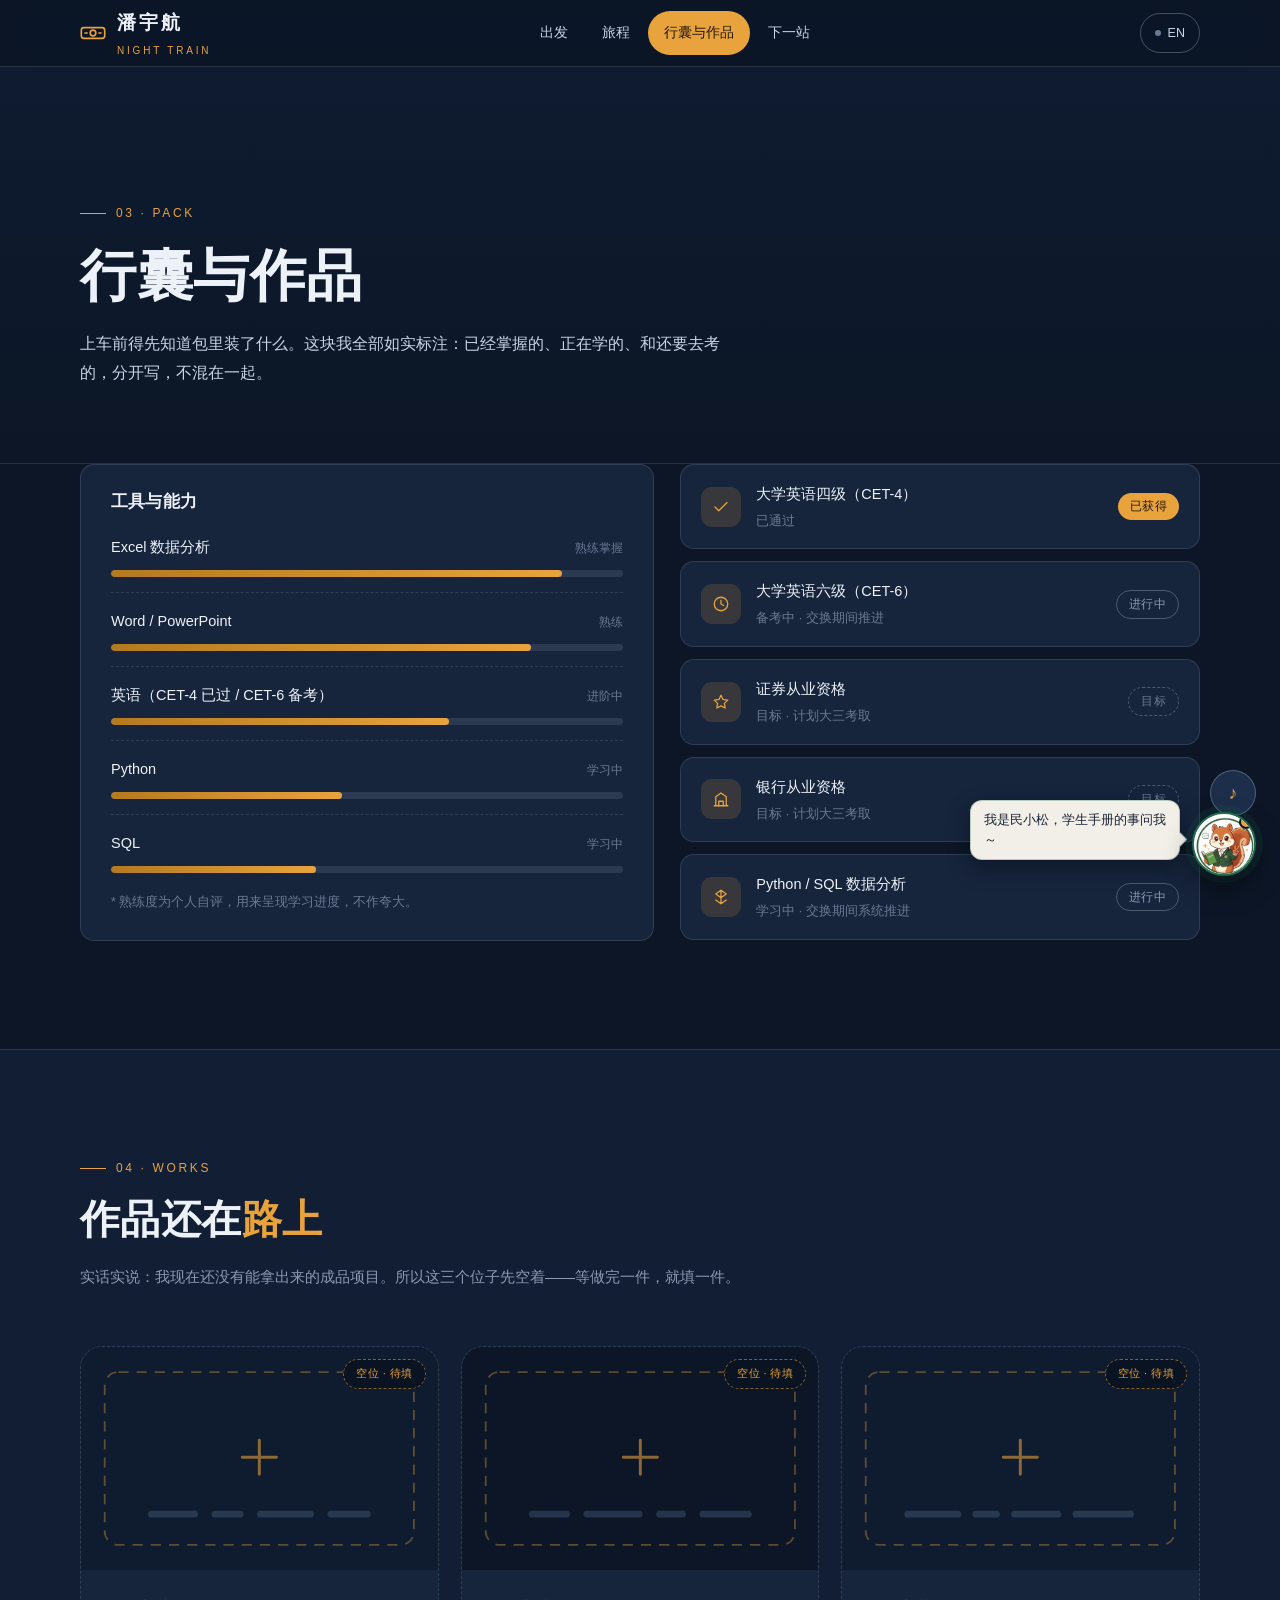
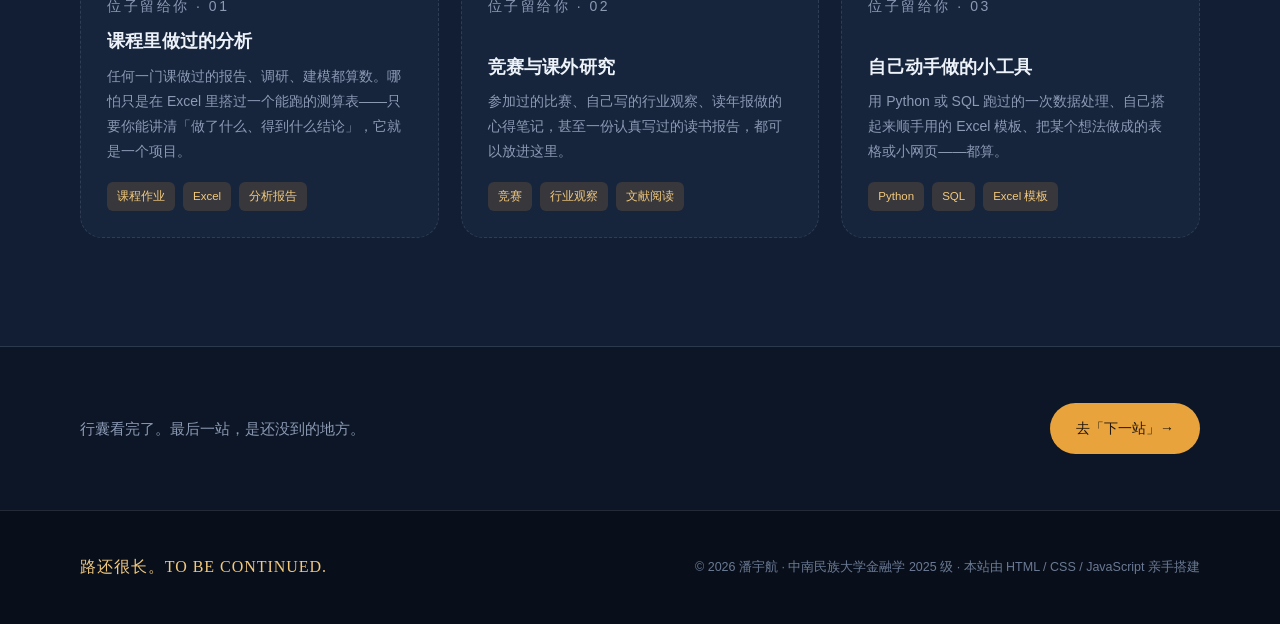
<file: pack.html>
<!DOCTYPE html>
<html lang="zh-CN"
      data-title-zh="行囊与作品 | 潘宇航"
      data-title-en="Pack &amp; Work | Pan Yuhang"
      data-desc-zh="潘宇航的技能、证书与作品：Excel 数据分析、英语、Python、SQL，以及三个留给未来作品的位置。"
      data-desc-en="Pan Yuhang's skills, certificates and work: Excel data analysis, English, Python, SQL — and three slots held for work still to come.">
<head>
<meta charset="UTF-8">
<meta name="viewport" content="width=device-width, initial-scale=1">
<title>行囊与作品 | 潘宇航</title>
<meta name="description" content="潘宇航的技能、证书与作品：Excel 数据分析、英语、Python、SQL，以及三个留给未来作品的位置。">
<link rel="stylesheet" href="styles.css">
</head>
<body id="top">

<header class="site-header">
  <div class="wrap nav-bar">
    <a class="brand" href="index.html">
      <svg class="brand-mark" viewBox="0 0 24 24" fill="none" aria-hidden="true">
        <rect x="1.2" y="7" width="21.6" height="10" rx="2.4" stroke="#E8A33D" stroke-width="1.5"/>
        <circle cx="12" cy="12" r="2.6" stroke="#E8A33D" stroke-width="1.5"/>
        <path d="M4.6 12h2M17.4 12h2" stroke="#E8A33D" stroke-width="1.5" stroke-linecap="round"/>
      </svg>
      <span><span data-zh="潘宇航" data-en="Pan Yuhang">潘宇航</span><small>NIGHT TRAIN</small></span>
    </a>
    <nav class="site-nav" aria-label="主导航">
      <a href="index.html" data-zh="出发" data-en="Departure">出发</a>
      <a href="journey.html" data-zh="旅程" data-en="Journey">旅程</a>
      <a class="is-current" href="pack.html" data-zh="行囊与作品" data-en="Pack &amp; Work">行囊与作品</a>
      <a href="next.html" data-zh="下一站" data-en="Next stop">下一站</a>
    </nav>
    <div class="nav-tools">
      <button class="lang" id="langBtn" type="button" data-lang="zh" aria-label="Switch to English">
        <i class="lang__dot"></i><span id="langLabel">EN</span>
      </button>
      <button class="nav-toggle" id="navToggle" aria-label="打开菜单" aria-expanded="false">
        <span></span><span></span><span></span>
      </button>
    </div>
  </div>
</header>

<div class="mobile-nav" id="mobileNav">
  <a href="index.html" data-zh="出发" data-en="Departure">出发</a>
  <a href="journey.html" data-zh="旅程" data-en="Journey">旅程</a>
  <a class="is-current" href="pack.html" data-zh="行囊与作品" data-en="Pack &amp; Work">行囊与作品</a>
  <a href="next.html" data-zh="下一站" data-en="Next stop">下一站</a>
</div>

<div style="position:relative;overflow:hidden">
  <div style="position:absolute;inset:0;background:linear-gradient(180deg,#0E1B30,#0C1626)" aria-hidden="true"></div>
  <div style="position:absolute;left:0;right:0;bottom:0;height:1px;background:var(--line)" aria-hidden="true"></div>
  <section class="section" style="padding-top:136px;padding-bottom:76px;position:relative">
    <div class="wrap">
      <p class="sec-kicker fade">03 · Pack</p>
      <h1 class="sec-title fade" style="--d:.12s;font-size:clamp(32px,5.8vw,56px)" data-zh="行囊与作品" data-en="Pack &amp; work">行囊与作品</h1>
      <p class="sec-note fade" style="--d:.24s;max-width:660px;font-size:16px;color:var(--mist)"
         data-zh="上车前得先知道包里装了什么。这块我全部如实标注：已经掌握的、正在学的、和还要去考的，分开写，不混在一起。"
         data-en="Before boarding you should know what's in the bag. Everything here is labelled honestly: what I've got, what I'm learning, and what I still have to earn — kept separate.">上车前得先知道包里装了什么。这块我全部如实标注：已经掌握的、正在学的、和还要去考的，分开写，不混在一起。</p>
    </div>
  </section>
</div>

<!-- ==================== 技能与证书 ==================== -->
<section class="section" style="padding-top:0">
  <div class="wrap">
    <div class="pack">
      <div class="card reveal reveal--left" id="packCard">
        <h3 style="font-size:17px;color:var(--snow);margin-bottom:20px" data-zh="工具与能力" data-en="Tools &amp; capabilities">工具与能力</h3>

        <div class="bar">
          <div class="bar__top">
            <b data-zh="Excel 数据分析" data-en="Excel data analysis">Excel 数据分析</b>
            <span data-zh="熟练掌握" data-en="Proficient">熟练掌握</span>
          </div>
          <div class="bar__track"><i class="bar__fill" data-w="88"></i></div>
        </div>
        <div class="bar">
          <div class="bar__top">
            <b>Word / PowerPoint</b>
            <span data-zh="熟练" data-en="Skilled">熟练</span>
          </div>
          <div class="bar__track"><i class="bar__fill" data-w="82"></i></div>
        </div>
        <div class="bar">
          <div class="bar__top">
            <b data-zh="英语（CET-4 已过 / CET-6 备考）" data-en="English (CET-4 passed / CET-6 preparing)">英语（CET-4 已过 / CET-6 备考）</b>
            <span data-zh="进阶中" data-en="Improving">进阶中</span>
          </div>
          <div class="bar__track"><i class="bar__fill" data-w="66"></i></div>
        </div>
        <div class="bar">
          <div class="bar__top">
            <b>Python</b>
            <span data-zh="学习中" data-en="Learning">学习中</span>
          </div>
          <div class="bar__track"><i class="bar__fill" data-w="45"></i></div>
        </div>
        <div class="bar">
          <div class="bar__top">
            <b>SQL</b>
            <span data-zh="学习中" data-en="Learning">学习中</span>
          </div>
          <div class="bar__track"><i class="bar__fill" data-w="40"></i></div>
        </div>
        <p style="font-size:12.5px;color:var(--dust-2);margin-top:18px"
           data-zh="* 熟练度为个人自评，用来呈现学习进度，不作夸大。"
           data-en="* Levels are self-assessed, shown to indicate progress rather than to impress.">* 熟练度为个人自评，用来呈现学习进度，不作夸大。</p>
      </div>

      <div class="cert-list" data-stagger>
        <div class="cert reveal reveal--right">
          <i class="cert__ic"><svg viewBox="0 0 24 24"><path d="M20 6 9 17l-5-5"/></svg></i>
          <div class="cert__body">
            <b data-zh="大学英语四级（CET-4）" data-en="CET-4">大学英语四级（CET-4）</b>
            <span data-zh="已通过" data-en="Passed">已通过</span>
          </div>
          <span class="badge badge--now" data-zh="已获得" data-en="Earned">已获得</span>
        </div>
        <div class="cert reveal reveal--right">
          <i class="cert__ic"><svg viewBox="0 0 24 24"><circle cx="12" cy="12" r="9"/><path d="M12 7v5l3.5 2"/></svg></i>
          <div class="cert__body">
            <b data-zh="大学英语六级（CET-6）" data-en="CET-6">大学英语六级（CET-6）</b>
            <span data-zh="备考中 · 交换期间推进" data-en="Preparing · during the exchange year">备考中 · 交换期间推进</span>
          </div>
          <span class="badge badge--done" data-zh="进行中" data-en="Ongoing">进行中</span>
        </div>
        <div class="cert reveal reveal--right">
          <i class="cert__ic"><svg viewBox="0 0 24 24"><path d="m12 3 2.6 5.6 6.4.9-4.5 4.3 1.1 6.2L12 17.2 6.4 20l1.1-6.2L3 9.5l6.4-.9L12 3Z"/></svg></i>
          <div class="cert__body">
            <b data-zh="证券从业资格" data-en="Securities Practitioner Qualification">证券从业资格</b>
            <span data-zh="目标 · 计划大三考取" data-en="Target · planned for year 3">目标 · 计划大三考取</span>
          </div>
          <span class="badge badge--next" data-zh="目标" data-en="Target">目标</span>
        </div>
        <div class="cert reveal reveal--right">
          <i class="cert__ic"><svg viewBox="0 0 24 24"><path d="M3 21h18M5 21V9l7-5 7 5v12"/><path d="M9 21v-6h6v6"/></svg></i>
          <div class="cert__body">
            <b data-zh="银行从业资格" data-en="Banking Practitioner Qualification">银行从业资格</b>
            <span data-zh="目标 · 计划大三考取" data-en="Target · planned for year 3">目标 · 计划大三考取</span>
          </div>
          <span class="badge badge--next" data-zh="目标" data-en="Target">目标</span>
        </div>
        <div class="cert reveal reveal--right">
          <i class="cert__ic"><svg viewBox="0 0 24 24"><path d="M12 3v18M5 8l7-5 7 5-7 5-7-5ZM5 16l7 5 7-5"/></svg></i>
          <div class="cert__body">
            <b data-zh="Python / SQL 数据分析" data-en="Python / SQL for data analysis">Python / SQL 数据分析</b>
            <span data-zh="学习中 · 交换期间系统推进" data-en="Learning · structured study during the exchange">学习中 · 交换期间系统推进</span>
          </div>
          <span class="badge badge--done" data-zh="进行中" data-en="Ongoing">进行中</span>
        </div>
      </div>
    </div>
  </div>
</section>

<!-- ==================== 作品 ==================== -->
<section class="section section--alt" id="works">
  <div class="wrap">
    <div class="sec-head reveal">
      <p class="sec-kicker">04 · Works</p>
      <h2 class="sec-title" data-zh="作品还在<em>路上</em>" data-en="The work is still <em>on its way</em>">作品还在<em>路上</em></h2>
      <p class="sec-note" data-zh="实话实说：我现在还没有能拿出来的成品项目。所以这三个位子先空着——等做完一件，就填一件。"
         data-en="Straight answer: I don't have a finished project to show yet. So these three slots stay empty — one gets filled each time I finish something.">实话实说：我现在还没有能拿出来的成品项目。所以这三个位子先空着——等做完一件，就填一件。</p>
    </div>

    <div class="proj-grid" data-stagger>

      <article class="proj reveal" style="border-style:dashed">
        <div class="proj__cover">
          <span class="proj__flag" data-zh="空位 · 待填" data-en="Slot · open">空位 · 待填</span>
          <svg viewBox="0 0 320 200" preserveAspectRatio="xMidYMid slice" role="img" aria-label="空位占位图">
            <rect width="320" height="200" fill="#0F1B2E"/>
            <rect x="24" y="24" width="272" height="152" rx="12" fill="none" stroke="#E8A33D" stroke-opacity=".36" stroke-width="1.6" stroke-dasharray="9 7"/>
            <path d="M160 84v30M145 99h30" stroke="#E8A33D" stroke-opacity=".58" stroke-width="2.6" stroke-linecap="round"/>
            <g fill="#6E8BB5" opacity=".26">
              <rect x="62" y="146" width="44" height="6" rx="3"/>
              <rect x="118" y="146" width="28" height="6" rx="3"/>
              <rect x="158" y="146" width="50" height="6" rx="3"/>
              <rect x="220" y="146" width="38" height="6" rx="3"/>
            </g>
          </svg>
        </div>
        <div class="proj__body">
          <p class="proj__kick" data-zh="位子留给你 · 01" data-en="Slot held for you · 01">位子留给你 · 01</p>
          <h3 data-zh="课程里做过的分析" data-en="An analysis from a course">课程里做过的分析</h3>
          <p data-zh="任何一门课做过的报告、调研、建模都算数。哪怕只是在 Excel 里搭过一个能跑的测算表——只要你能讲清「做了什么、得到什么结论」，它就是一个项目。"
             data-en="Any report, survey or model from any course counts. Even a working spreadsheet you built in Excel — if you can explain what you did and what you concluded, it's a project.">任何一门课做过的报告、调研、建模都算数。哪怕只是在 Excel 里搭过一个能跑的测算表——只要你能讲清「做了什么、得到什么结论」，它就是一个项目。</p>
          <div class="tag-row">
            <span class="tag" data-zh="课程作业" data-en="Coursework">课程作业</span>
            <span class="tag">Excel</span>
            <span class="tag" data-zh="分析报告" data-en="Analysis">分析报告</span>
          </div>
        </div>
      </article>

      <article class="proj reveal" style="border-style:dashed">
        <div class="proj__cover">
          <span class="proj__flag" data-zh="空位 · 待填" data-en="Slot · open">空位 · 待填</span>
          <svg viewBox="0 0 320 200" preserveAspectRatio="xMidYMid slice" role="img" aria-label="空位占位图">
            <rect width="320" height="200" fill="#0C1626"/>
            <rect x="24" y="24" width="272" height="152" rx="12" fill="none" stroke="#E8A33D" stroke-opacity=".36" stroke-width="1.6" stroke-dasharray="9 7"/>
            <path d="M160 84v30M145 99h30" stroke="#E8A33D" stroke-opacity=".58" stroke-width="2.6" stroke-linecap="round"/>
            <g fill="#6E8BB5" opacity=".26">
              <rect x="62" y="146" width="36" height="6" rx="3"/>
              <rect x="110" y="146" width="52" height="6" rx="3"/>
              <rect x="174" y="146" width="26" height="6" rx="3"/>
              <rect x="212" y="146" width="46" height="6" rx="3"/>
            </g>
          </svg>
        </div>
        <div class="proj__body">
          <p class="proj__kick" data-zh="位子留给你 · 02" data-en="Slot held for you · 02">位子留给你 · 02</p>
          <h3 data-zh="竞赛与课外研究" data-en="Competitions &amp; research outside class">竞赛与课外研究</h3>
          <p data-zh="参加过的比赛、自己写的行业观察、读年报做的心得笔记，甚至一份认真写过的读书报告，都可以放进这里。"
             data-en="Competitions you entered, industry notes you wrote yourself, takeaways from annual reports, even a serious book report — all fair game.">参加过的比赛、自己写的行业观察、读年报做的心得笔记，甚至一份认真写过的读书报告，都可以放进这里。</p>
          <div class="tag-row">
            <span class="tag" data-zh="竞赛" data-en="Competitions">竞赛</span>
            <span class="tag" data-zh="行业观察" data-en="Industry notes">行业观察</span>
            <span class="tag" data-zh="文献阅读" data-en="Reading">文献阅读</span>
          </div>
        </div>
      </article>

      <article class="proj reveal" style="border-style:dashed">
        <div class="proj__cover">
          <span class="proj__flag" data-zh="空位 · 待填" data-en="Slot · open">空位 · 待填</span>
          <svg viewBox="0 0 320 200" preserveAspectRatio="xMidYMid slice" role="img" aria-label="空位占位图">
            <rect width="320" height="200" fill="#0F1B2E"/>
            <rect x="24" y="24" width="272" height="152" rx="12" fill="none" stroke="#E8A33D" stroke-opacity=".36" stroke-width="1.6" stroke-dasharray="9 7"/>
            <path d="M160 84v30M145 99h30" stroke="#E8A33D" stroke-opacity=".58" stroke-width="2.6" stroke-linecap="round"/>
            <g fill="#6E8BB5" opacity=".26">
              <rect x="58" y="146" width="50" height="6" rx="3"/>
              <rect x="118" y="146" width="24" height="6" rx="3"/>
              <rect x="152" y="146" width="44" height="6" rx="3"/>
              <rect x="206" y="146" width="54" height="6" rx="3"/>
            </g>
          </svg>
        </div>
        <div class="proj__body">
          <p class="proj__kick" data-zh="位子留给你 · 03" data-en="Slot held for you · 03">位子留给你 · 03</p>
          <h3 data-zh="自己动手做的小工具" data-en="Small tools you built yourself">自己动手做的小工具</h3>
          <p data-zh="用 Python 或 SQL 跑过的一次数据处理、自己搭起来顺手用的 Excel 模板、把某个想法做成的表格或小网页——都算。"
             data-en="A data job you ran in Python or SQL, an Excel template you built and actually use, a table or a small web page you made for an idea — all count.">用 Python 或 SQL 跑过的一次数据处理、自己搭起来顺手用的 Excel 模板、把某个想法做成的表格或小网页——都算。</p>
          <div class="tag-row">
            <span class="tag">Python</span>
            <span class="tag">SQL</span>
            <span class="tag" data-zh="Excel 模板" data-en="Excel template">Excel 模板</span>
          </div>
        </div>
      </article>

    </div>

    <div class="ticket reveal" style="margin-top:30px;max-width:820px">
      <b data-zh="为什么这里空着" data-en="Why these slots are empty">为什么这里空着</b>
      <p data-zh="你说「暂无」，所以我没有编三个假项目填进去——那种东西投出去会被面试官一句话问穿。这三个位子是留着的：做完一件填一件，不用改代码，把卡片里的文字换掉就行。"
         data-en="You said you have nothing yet, so I didn't invent three fake projects to fill the space — that's the kind of thing an interviewer dismantles in one question. These three slots are held: fill one when you finish one. No code changes needed, just swap the text.">你说「暂无」，所以我没有编三个假项目填进去——那种东西投出去会被面试官一句话问穿。这三个位子是留着的：做完一件填一件，不用改代码，把卡片里的文字换掉就行。</p>
    </div>
  </div>
</section>

<section class="section" style="padding:56px 0">
  <div class="wrap" style="display:flex;flex-wrap:wrap;gap:16px;justify-content:space-between;align-items:center">
    <p style="color:var(--dust);font-size:14.5px" data-zh="行囊看完了。最后一站，是还没到的地方。" data-en="That's the pack. The last stop is a place we haven't reached.">行囊看完了。最后一站，是还没到的地方。</p>
    <a class="btn btn-solid" href="next.html" data-zh="去「下一站」→" data-en="Go to Next stop →">去「下一站」→</a>
  </div>
</section>

<footer class="site-footer">
  <div class="wrap footer-in">
    <p class="footer-end" data-zh="路还很长。TO BE CONTINUED." data-en="The road is long. TO BE CONTINUED.">路还很长。TO BE CONTINUED.</p>
    <p class="footer-meta" data-zh="© 2026 潘宇航 · 中南民族大学金融学 2025 级 · 本站由 HTML / CSS / JavaScript 亲手搭建"
       data-en="© 2026 Pan Yuhang · Finance, South-Central Minzu University · Built by hand with HTML / CSS / JavaScript">© 2026 潘宇航 · 中南民族大学金融学 2025 级 · 本站由 HTML / CSS / JavaScript 亲手搭建</p>
  </div>
</footer>

<button class="bgm-fab" id="bgmFab" aria-label="背景音乐"><span class="pulse"></span>♪</button>
<div class="bgm-panel" id="bgmPanel">
  <h5>Background music</h5>
  <p class="bgm-title" data-zh="《暮色列车》" data-en="Night Train">《暮色列车》</p>
  <p class="bgm-desc" data-zh="为这个站点专门生成的一段舒缓环境音：F 大调、56 BPM，软垫和声加稀疏钟琴，混了一点车厢底噪和铁轨的律动。68 秒无缝循环。"
     data-en="A calm ambient piece written for this site: F major, 56 BPM, soft pad chords with sparse bell tones, plus a little carriage room-tone and the pulse of rails. 68 seconds, seamless loop.">为这个站点专门生成的一段舒缓环境音：F 大调、56 BPM，软垫和声加稀疏钟琴，混了一点车厢底噪和铁轨的律动。68 秒无缝循环。</p>
  <audio id="bgmAudio" controls loop preload="none" src="assets/bgm.mp3"></audio>
</div>

<button class="to-top" id="toTop" aria-label="回到顶部">
  <svg viewBox="0 0 24 24"><path d="M12 19V5M5 12l7-7 7 7"/></svg>
</button>
<div class="toast" id="toast" role="status" aria-live="polite"></div>

<script src="main.js"></script>
<!-- ===== 民小松 · 校园手册问答助手（悬浮气泡） ===== -->
<link rel="stylesheet" href="minsongsong.css">
<script>
  window.MINSONGSONG_CONFIG = {
    school:   'scuec',                          // 默认口径：scuec=中南民族大学, hust=华中科技大学
    avatar:   'assets/minsongsong.jpg',
    hint:     '我是民小松，学生手册的事问我～'
  };
</script>
<script src="minsongsong-kb.js"></script>
<script src="minsongsong-kb-hust.js"></script>
<script src="minsongsong.js"></script>
</body>
</html>
</file>
<file: styles.css>
/* =========================================================
   潘宇航 · 个人网站 —— 共用样式表
   视觉识别「暮色列车」：深夜靛蓝 + 车窗琥珀光 + 冷白晨雾
   四页：index（出发） / journey（旅程） / pack（行囊与作品） / next（下一站）
   ========================================================= */

:root {
  --night: #0C1626;
  --night-2: #111E33;
  --night-3: #17263F;
  --panel: #16243C;
  --panel-2: #1C2E4A;
  --line: rgba(201, 212, 228, .14);
  --line-strong: rgba(201, 212, 228, .3);
  --amber: #E8A33D;
  --amber-soft: #F2C97D;
  --amber-dim: rgba(232, 163, 61, .16);
  --mist: #C9D4E4;
  --snow: #EDF2F9;
  --dust: #8C9AB4;
  --dust-2: #6B7A94;
  --paper: #F2EFE8;
  --ink: #1A2436;
  --serif: "Songti SC", "Source Han Serif SC", "Noto Serif CJK SC", Georgia, "Times New Roman", serif;
  --sans: "PingFang SC", "Hiragino Sans GB", "Microsoft YaHei", "Noto Sans CJK SC", -apple-system, "Segoe UI", Roboto, sans-serif;
  --ease: cubic-bezier(.22, .61, .36, 1);
  --r: 14px;
  --r-lg: 22px;
}

* { margin: 0; padding: 0; box-sizing: border-box; }

html { scroll-behavior: smooth; -webkit-text-size-adjust: 100%; }

body {
  font-family: var(--sans);
  background: var(--night);
  color: var(--snow);
  line-height: 1.8;
  font-size: 15px;
  -webkit-font-smoothing: antialiased;
  overflow-x: hidden;
}

img { max-width: 100%; display: block; }
a { color: inherit; text-decoration: none; }
ul { list-style: none; }
button { font: inherit; color: inherit; background: none; border: 0; cursor: pointer; }
h1, h2, h3, h4 { font-family: var(--serif); font-weight: 600; line-height: 1.35; letter-spacing: .01em; }

.wrap { width: min(1120px, 92vw); margin: 0 auto; }

::selection { background: var(--amber); color: var(--night); }

/* ---------------- 顶部导航 ---------------- */
.site-header {
  position: sticky; top: 0; z-index: 120;
  background: rgba(12, 22, 38, .78);
  backdrop-filter: blur(14px) saturate(1.4);
  -webkit-backdrop-filter: blur(14px) saturate(1.4);
  border-bottom: 1px solid var(--line);
}
.nav-bar { display: flex; align-items: center; justify-content: space-between; height: 66px; }
.nav-tools { display: flex; align-items: center; gap: 8px; }
.lang {
  display: inline-flex; align-items: center; gap: 7px; white-space: nowrap;
  font-size: 12.5px; font-weight: 500; color: var(--mist);
  border: 1px solid var(--line-strong); border-radius: 999px; padding: 8px 14px;
  transition: border-color .3s var(--ease), color .3s var(--ease), background .3s var(--ease);
}
.lang:hover { border-color: var(--amber); color: var(--amber-soft); background: var(--amber-dim); }
.lang__dot { width: 6px; height: 6px; border-radius: 50%; background: var(--dust-2); transition: background .3s var(--ease); }
.lang[data-lang="en"] .lang__dot { background: var(--amber); }

/* 英文模式换字体栈：苹方 / 宋体渲染拉丁字母不好看 */
html[lang="en"] {
  --serif: Georgia, "Times New Roman", "Songti SC", serif;
  --sans: -apple-system, "Segoe UI", Roboto, "Helvetica Neue", Arial, "PingFang SC", sans-serif;
}
html[lang="en"] .hero-name { letter-spacing: .02em; }
html[lang="en"] .brand { letter-spacing: .06em; }
html[lang="en"] .sec-title { letter-spacing: -.005em; }
html[lang="en"] .door h3, html[lang="en"] .stop__top h3 { letter-spacing: 0; }
.brand { font-family: var(--serif); font-size: 19px; font-weight: 600; letter-spacing: .16em; color: var(--snow); display: flex; align-items: center; gap: 11px; }
.brand small { font-family: var(--sans); font-size: 10px; letter-spacing: .28em; color: var(--amber); font-weight: 500; display: block; margin-top: 2px; }
.brand-mark { width: 26px; height: 26px; flex: none; }
.site-nav { display: flex; gap: 2px; }
.site-nav a {
  padding: 9px 16px; border-radius: 999px; font-size: 14px; font-weight: 500;
  color: var(--mist); transition: background .28s var(--ease), color .28s var(--ease);
}
.site-nav a:hover { background: var(--amber-dim); color: var(--amber-soft); }
.site-nav a.is-current { background: var(--amber); color: #23180A; }

.nav-toggle { display: none; width: 40px; height: 40px; border: 1px solid var(--line-strong); border-radius: 50%; position: relative; }
.nav-toggle span {
  position: absolute; left: 12px; width: 16px; height: 1.6px; background: var(--mist);
  border-radius: 2px; transition: transform .35s var(--ease), opacity .25s;
}
.nav-toggle span:nth-child(1) { top: 15px; }
.nav-toggle span:nth-child(2) { top: 20px; }
.nav-toggle span:nth-child(3) { top: 25px; }
.nav-toggle.on span:nth-child(1) { transform: translateY(5px) rotate(45deg); }
.nav-toggle.on span:nth-child(2) { opacity: 0; }
.nav-toggle.on span:nth-child(3) { transform: translateY(-5px) rotate(-45deg); }

.mobile-nav {
  position: fixed; top: 66px; left: 0; right: 0; z-index: 110;
  background: rgba(15, 27, 45, .97); backdrop-filter: blur(16px);
  border-bottom: 1px solid var(--line); padding: 10px 4vw 18px;
  display: grid; gap: 2px;
  opacity: 0; transform: translateY(-10px); pointer-events: none;
  transition: opacity .32s var(--ease), transform .32s var(--ease);
}
.mobile-nav.on { opacity: 1; transform: none; pointer-events: auto; }
.mobile-nav a { padding: 14px 16px; border-radius: 10px; font-size: 15px; color: var(--mist); display: flex; justify-content: space-between; }
.mobile-nav a::after { content: "→"; color: var(--amber); }
.mobile-nav a.is-current { background: var(--amber-dim); color: var(--amber-soft); }

/* ---------------- 通用区块 ---------------- */
.section { padding: 108px 0; position: relative; }
.section--alt { background: var(--night-2); border-top: 1px solid var(--line); border-bottom: 1px solid var(--line); }
.sec-head { margin-bottom: 56px; max-width: 680px; }
.sec-kicker {
  font-size: 12px; letter-spacing: .22em; text-transform: uppercase; color: var(--amber);
  margin-bottom: 14px; display: flex; align-items: center; gap: 10px;
}
.sec-kicker::before { content: ""; width: 26px; height: 1px; background: var(--amber); }
.sec-title { font-size: clamp(28px, 4.2vw, 40px); color: var(--snow); }
.sec-title em { font-style: normal; color: var(--amber); }
.sec-note { margin-top: 16px; color: var(--dust); font-size: 15px; }

/* ---------------- 按钮 ---------------- */
.btn {
  display: inline-flex; align-items: center; gap: 9px; font-size: 14px; font-weight: 500;
  padding: 13px 26px; border-radius: 999px; transition: transform .35s var(--ease), background .35s var(--ease), border-color .35s var(--ease), color .35s var(--ease);
}
.btn-solid { background: var(--amber); color: #23180A; }
.btn-solid:hover { transform: translateY(-3px); background: var(--amber-soft); }
.btn-ghost { border: 1px solid var(--line-strong); color: var(--mist); }
.btn-ghost:hover { transform: translateY(-3px); border-color: var(--amber); color: var(--amber-soft); background: var(--amber-dim); }

/* ---------------- 空车票（给站长的待办备注）
   默认隐藏：对外访问时页面是干净的。
   在网址后面加 ?todo=1 才会显示这些备注。 ---------------- */
.ticket { display: none; }
body.todo-on .ticket {
  display: block;
  border: 1.5px dashed rgba(232, 163, 61, .45); border-radius: var(--r);
  background: rgba(232, 163, 61, .05); padding: 20px 24px; color: var(--amber-soft);
}
.ticket b { display: block; font-size: 11.5px; letter-spacing: .2em; text-transform: uppercase; color: var(--amber); font-weight: 500; margin-bottom: 7px; }
.ticket p { font-size: 14px; color: rgba(242, 201, 125, .82); }

/* =========================================================
   首屏：暮色列车（滚动驱动）
   ========================================================= */
.train-stage { position: relative; height: 460vh; background: var(--night); }
.train-viewport { position: sticky; top: 0; height: 100vh; overflow: hidden; }

.scene { position: absolute; inset: 0; }
.sky {
  position: absolute; inset: 0;
  background: linear-gradient(180deg, #070E1A 0%, #0E1B30 34%, #1F3352 58%, #4A5471 76%, #8A7060 88%, #C08A52 97%);
}
.stars { position: absolute; inset: 0; opacity: .85; }
.moon {
  position: absolute; right: 14%; top: 13%; width: 68px; height: 68px; border-radius: 50%;
  background: radial-gradient(circle at 36% 34%, #FFFFFF 0%, #F6E7C6 46%, #E3C99A 100%);
  box-shadow: 0 0 0 10px rgba(246, 231, 198, .06), 0 0 60px rgba(246, 231, 198, .34);
  animation: moonFloat 22s ease-in-out infinite;
}
@keyframes moonFloat { 0%, 100% { transform: translateY(0); } 50% { transform: translateY(-14px); } }

.ridge { position: absolute; left: 0; right: 0; bottom: 34%; width: 100%; }
.ridge--far { bottom: 36.5%; opacity: .78; }
.ridge--near { bottom: 33%; }

.railline { position: absolute; left: 0; right: 0; bottom: 26.5%; height: 3px; background: linear-gradient(90deg, transparent, rgba(201, 212, 228, .5) 8%, rgba(201, 212, 228, .5) 92%, transparent); }
.railtie { position: absolute; left: 0; right: 0; bottom: 23.5%; height: 22px; opacity: .3;
  background-image: repeating-linear-gradient(90deg, rgba(201, 212, 228, .55) 0 3px, transparent 3px 26px); }
.ground { position: absolute; left: 0; right: 0; bottom: 0; height: 26%; background: linear-gradient(180deg, #0A1524, #060C16); }

.train { position: absolute; bottom: 26.5%; left: 12%; width: 190px; margin-bottom: -4px; transform: translateX(-50%); will-change: left; }
.smoke { position: absolute; left: 8px; bottom: 100%; width: 100%; height: 90px; pointer-events: none; }
.smoke i {
  position: absolute; bottom: 0; left: 0; width: 16px; height: 16px; border-radius: 50%;
  background: rgba(201, 212, 228, .26); animation: puff 7s linear infinite;
}
.smoke i:nth-child(2) { animation-delay: 2.3s; }
.smoke i:nth-child(3) { animation-delay: 4.6s; }
@keyframes puff {
  0% { transform: translate(0, 0) scale(.5); opacity: 0; }
  18% { opacity: .7; }
  100% { transform: translate(-52px, -78px) scale(2.5); opacity: 0; }
}

.stations { position: absolute; left: 0; right: 0; bottom: 26.5%; }
.station {
  position: absolute; bottom: 0; transform: translateX(-50%);
  display: flex; flex-direction: column; align-items: center; gap: 8px;
}
.station__post { width: 2px; height: 34px; background: rgba(201, 212, 228, .34); }
.station__dot {
  width: 13px; height: 13px; border-radius: 50%; background: var(--night);
  border: 2px solid rgba(201, 212, 228, .42); transition: all .5s var(--ease);
}
.station__label {
  font-size: 12.5px; color: var(--dust-2); white-space: nowrap; letter-spacing: .06em;
  transition: color .5s var(--ease), opacity .5s var(--ease); margin-top: 2px;
}
.station.is-past .station__dot { background: rgba(232, 163, 61, .55); border-color: var(--amber); }
.station.is-past .station__label { color: var(--dust); }
.station.is-active .station__dot { background: var(--amber); border-color: var(--amber-soft); box-shadow: 0 0 0 6px rgba(232, 163, 61, .18); }
.station.is-active .station__label { color: var(--amber-soft); }
.station__year { font-size: 11px; color: var(--dust-2); letter-spacing: .1em; }

.hero-copy {
  position: absolute; left: 0; right: 0; top: 15vh; text-align: center; padding: 0 6vw;
  transition: opacity .6s var(--ease), transform .6s var(--ease);
}
.hero-copy.is-out { opacity: 0; transform: translateY(-24px); pointer-events: none; }
.hero-kicker { font-size: 11.5px; letter-spacing: .34em; text-transform: uppercase; color: var(--amber); margin-bottom: 20px; }
.hero-name { font-size: clamp(40px, 8vw, 78px); color: var(--snow); letter-spacing: .06em; }
.hero-name span { position: relative; }
.hero-name span::after {
  content: ""; position: absolute; left: 0; right: 0; bottom: 4px; height: 2px;
  background: var(--amber); transform: scaleX(0); transform-origin: left; animation: underline 1.4s .7s var(--ease) forwards;
}
@keyframes underline { to { transform: scaleX(1); } }
.hero-tag { margin-top: 22px; font-size: clamp(15px, 1.8vw, 18px); color: var(--mist); }
.hero-meta { margin-top: 14px; font-size: 13.5px; color: var(--dust); letter-spacing: .04em; }
.hero-actions { margin-top: 34px; display: flex; gap: 12px; justify-content: center; flex-wrap: wrap; }

.station-panel {
  position: absolute; left: 6vw; right: 6vw; bottom: 8vh; max-width: 520px;
  opacity: 0; transform: translateY(18px); pointer-events: none;
  transition: opacity .55s var(--ease), transform .55s var(--ease);
}
.station-panel.is-on { opacity: 1; transform: none; }
.station-panel__no { font-family: var(--serif); font-size: 13px; letter-spacing: .3em; color: var(--amber); margin-bottom: 10px; }
.station-panel h2 { font-size: clamp(24px, 3.4vw, 34px); color: var(--snow); margin-bottom: 12px; }
.station-panel p { color: var(--dust); font-size: 15px; max-width: 460px; }

.scroll-hint {
  position: absolute; left: 50%; bottom: 4vh; transform: translateX(-50%);
  font-size: 12px; letter-spacing: .18em; color: var(--dust-2);
  display: flex; flex-direction: column; align-items: center; gap: 9px;
  transition: opacity .5s var(--ease);
}
.scroll-hint.is-out { opacity: 0; }
.scroll-hint i { display: block; width: 1px; height: 30px; background: linear-gradient(180deg, var(--amber), transparent); animation: hint 2.2s var(--ease) infinite; }
@keyframes hint { 0% { opacity: 0; transform: scaleY(.3); } 50% { opacity: 1; transform: scaleY(1); } 100% { opacity: 0; transform: scaleY(.3); } }

.train-progress {
  position: absolute; left: 6vw; right: 6vw; bottom: 3vh; height: 2px;
  background: rgba(201, 212, 228, .16); border-radius: 2px; overflow: hidden;
}
.train-progress i { display: block; height: 100%; width: 0; background: var(--amber); transition: width .1s linear; }

/* =========================================================
   我是谁
   ========================================================= */
.about-grid { display: grid; grid-template-columns: 296px 1fr; gap: 26px; align-items: start; }
.about-col { display: grid; gap: 16px; }
.photo-card { padding: 13px; }
.photo-card img { width: 100%; aspect-ratio: 4 / 5; object-fit: cover; border-radius: 12px; }
.facts { display: grid; gap: 0; }
.facts__row { display: flex; align-items: center; gap: 12px; padding: 11px 0; border-bottom: 1px dashed var(--line); }
.facts__row:last-child { border-bottom: 0; padding-bottom: 0; }
.facts__row:first-child { padding-top: 0; }
.facts__row i { width: 30px; height: 30px; border-radius: 9px; background: var(--amber-dim); display: grid; place-items: center; flex: none; }
.facts__row i svg { width: 15px; height: 15px; stroke: var(--amber); fill: none; stroke-width: 1.7; stroke-linecap: round; stroke-linejoin: round; }
.facts__row div { min-width: 0; }
.facts__row b { display: block; font-size: 13.5px; font-weight: 500; color: var(--snow); }
.facts__row span { display: block; font-size: 12px; color: var(--dust-2); }
.ticket-grid { display: grid; grid-template-columns: repeat(auto-fit, minmax(min(100%, 260px), 1fr)); gap: 16px; margin-top: 26px; }

/* =========================================================
   关键词云
   ========================================================= */
.kw-cloud { display: flex; flex-wrap: wrap; gap: 12px; }
.kw {
  position: relative; display: inline-flex; align-items: baseline; gap: 8px;
  padding: 11px 20px; border: 1px solid var(--line-strong); border-radius: 999px;
  font-size: 15px; color: var(--mist); background: rgba(23, 38, 63, .5);
  transition: border-color .3s var(--ease), color .3s var(--ease), background .3s var(--ease), transform .3s var(--ease);
}
.kw small { font-size: 10.5px; letter-spacing: .16em; color: var(--dust-2); text-transform: uppercase; }
html[lang="en"] .kw small { display: none; }
.kw:hover, .kw:focus-visible, .kw.is-open {
  border-color: var(--amber); color: var(--amber-soft); background: var(--amber-dim); transform: translateY(-3px);
}
.kw::after {
  content: attr(data-tip); position: absolute; left: 50%; bottom: calc(100% + 14px);
  transform: translate(-50%, 8px); width: min(310px, 76vw);
  background: #0A1322; border: 1px solid var(--line-strong); border-radius: 12px;
  padding: 13px 16px; font-size: 13px; line-height: 1.75; color: var(--mist);
  text-align: left; letter-spacing: 0; opacity: 0; pointer-events: none;
  transition: opacity .3s var(--ease), transform .3s var(--ease); z-index: 20;
}
.kw::before {
  content: ""; position: absolute; left: 50%; bottom: calc(100% + 8px); transform: translateX(-50%);
  border: 6px solid transparent; border-top-color: var(--line-strong); opacity: 0; transition: opacity .3s; z-index: 20;
}
.kw:hover::after, .kw:focus-visible::after, .kw.is-open::after { opacity: 1; transform: translate(-50%, 0); }
.kw:hover::before, .kw:focus-visible::before, .kw.is-open::before { opacity: 1; }

/* =========================================================
   往里走 · 门卡
   ========================================================= */
.door-grid { display: grid; grid-template-columns: repeat(auto-fit, minmax(min(100%, 250px), 1fr)); gap: 20px; }
.door {
  position: relative; display: block; padding: 32px 28px 28px; border: 1px solid var(--line);
  border-radius: var(--r-lg); background: linear-gradient(165deg, var(--night-3), var(--panel));
  overflow: hidden; transition: transform .5s var(--ease), border-color .5s var(--ease), box-shadow .5s var(--ease);
}
.door::after {
  content: ""; position: absolute; left: 0; right: 0; bottom: 0; height: 2px;
  background: var(--amber); transform: scaleX(0); transform-origin: left; transition: transform .55s var(--ease);
}
.door:hover { transform: translateY(-7px); border-color: rgba(232, 163, 61, .45); box-shadow: 0 24px 50px rgba(0, 0, 0, .38); }
.door:hover::after { transform: scaleX(1); }
.door__no { font-family: var(--serif); font-size: 13px; letter-spacing: .3em; color: var(--amber); }
.door h3 { font-size: 22px; margin: 14px 0 10px; color: var(--snow); }
.door p { color: var(--dust); font-size: 14px; min-height: 3.2em; }
.door__go { display: inline-flex; align-items: center; gap: 7px; margin-top: 20px; font-size: 13.5px; color: var(--amber-soft); }
.door:hover .door__go { gap: 12px; }
.door__go span { transition: transform .4s var(--ease); }
.door:hover .door__go span { transform: translateX(3px); }

/* =========================================================
   旅程 · 沿线车站时间轴
   ========================================================= */
.line-track { position: relative; padding-left: 44px; }
.line-track::before {
  content: ""; position: absolute; left: 12px; top: 14px; bottom: 14px; width: 2px;
  background: linear-gradient(180deg, var(--amber), rgba(232, 163, 61, .28));
}
.stop { position: relative; margin-bottom: 22px; }
.stop:last-child { margin-bottom: 0; }
.stop::before {
  content: ""; position: absolute; left: -44px; top: 30px; width: 26px; height: 26px; border-radius: 50%;
  background: var(--night); border: 2px solid rgba(201, 212, 228, .34);
}
.stop::after {
  content: ""; position: absolute; left: -37px; top: 37px; width: 12px; height: 12px; border-radius: 50%;
  background: rgba(201, 212, 228, .3); transition: background .5s var(--ease);
}
.stop.is-now::before { border-color: var(--amber); box-shadow: 0 0 0 6px rgba(232, 163, 61, .14); }
.stop.is-now::after { background: var(--amber); }
.stop.is-plan::before { border-style: dashed; }

.card {
  background: var(--panel); border: 1px solid var(--line); border-radius: var(--r);
  padding: 26px 30px; transition: transform .5s var(--ease), border-color .5s var(--ease), background .5s var(--ease);
}
.card--hover:hover { transform: translateY(-5px); border-color: rgba(232, 163, 61, .35); background: var(--panel-2); }
.stop__top { display: flex; flex-wrap: wrap; align-items: baseline; gap: 12px; margin-bottom: 10px; }
.stop__top h3 { font-size: 19px; color: var(--snow); }
.stop__org { font-size: 14px; color: var(--amber-soft); }
.stop__date { margin-left: auto; font-size: 12px; color: var(--dust-2); border: 1px solid var(--line); border-radius: 999px; padding: 3px 13px; white-space: nowrap; letter-spacing: .04em; }
.card > p { color: var(--dust); font-size: 14.5px; }
.dots { margin-top: 14px; display: grid; gap: 10px; }
.dots li { position: relative; padding-left: 20px; font-size: 14px; color: var(--dust); }
.dots li::before { content: ""; position: absolute; left: 0; top: 11px; width: 7px; height: 7px; border-radius: 50%; background: rgba(232, 163, 61, .5); }
.hl { color: var(--snow); font-weight: 500; }
.tag-row { display: flex; flex-wrap: wrap; gap: 8px; margin-top: 18px; }
.tag { font-size: 11.5px; color: var(--amber-soft); background: var(--amber-dim); border-radius: 6px; padding: 4px 10px; }

.badge { font-size: 11.5px; border-radius: 999px; padding: 3px 12px; white-space: nowrap; letter-spacing: .04em; }
.badge--now { background: var(--amber); color: #23180A; font-weight: 500; }
.badge--done { border: 1px solid var(--line-strong); color: var(--dust); }
.badge--next { border: 1px dashed var(--line-strong); color: var(--dust-2); }

/* =========================================================
   行囊 · 技能与证书
   ========================================================= */
.pack { display: grid; grid-template-columns: 1.05fr .95fr; gap: 26px; align-items: start; }
.bar { padding: 15px 0; border-bottom: 1px dashed var(--line); }
.bar:first-of-type { padding-top: 0; }
.bar:last-of-type { border-bottom: 0; padding-bottom: 0; }
.bar__top { display: flex; justify-content: space-between; align-items: baseline; gap: 12px; margin-bottom: 10px; }
.bar__top b { font-size: 14.5px; font-weight: 500; color: var(--snow); }
.bar__top span { font-size: 12px; color: var(--dust-2); }
.bar__track { height: 7px; background: rgba(201, 212, 228, .12); border-radius: 999px; overflow: hidden; }
.bar__fill { display: block; height: 100%; width: 0; border-radius: 999px; background: linear-gradient(90deg, #B47A1F, var(--amber)); transition: width 1.5s var(--ease); }

.cert-list { display: grid; gap: 12px; }
.cert {
  display: flex; align-items: center; gap: 15px; background: var(--panel); border: 1px solid var(--line);
  border-radius: var(--r); padding: 16px 20px; transition: transform .45s var(--ease), border-color .45s var(--ease);
}
.cert:hover { transform: translateX(5px); border-color: rgba(232, 163, 61, .35); }
.cert__ic { width: 40px; height: 40px; border-radius: 11px; background: var(--amber-dim); display: grid; place-items: center; flex: none; }
.cert__ic svg { width: 18px; height: 18px; stroke: var(--amber); fill: none; stroke-width: 1.7; stroke-linecap: round; stroke-linejoin: round; }
.cert__body { flex: 1; min-width: 0; }
.cert__body b { display: block; font-size: 14.5px; font-weight: 500; color: var(--snow); }
.cert__body span { display: block; font-size: 12.5px; color: var(--dust-2); margin-top: 3px; }

/* =========================================================
   作品
   ========================================================= */
.proj-grid { display: grid; grid-template-columns: repeat(auto-fit, minmax(min(100%, 290px), 1fr)); gap: 22px; }
.proj {
  display: flex; flex-direction: column; border: 1px solid var(--line); border-radius: var(--r-lg);
  overflow: hidden; background: var(--panel);
  transition: transform .55s var(--ease), border-color .55s var(--ease), box-shadow .55s var(--ease);
}
.proj:hover { transform: translateY(-8px); border-color: rgba(232, 163, 61, .4); box-shadow: 0 26px 54px rgba(0, 0, 0, .4); }
.proj__cover { position: relative; aspect-ratio: 16 / 10; overflow: hidden; }
.proj__cover svg { width: 100%; height: 100%; display: block; transform: scale(1.02); transition: transform .9s var(--ease); }
.proj:hover .proj__cover svg { transform: scale(1.1); }
.proj__flag {
  position: absolute; z-index: 3; top: 12px; right: 12px; font-size: 11px; letter-spacing: .04em;
  background: rgba(10, 19, 34, .9); color: var(--amber); border: 1px dashed rgba(232, 163, 61, .55);
  border-radius: 999px; padding: 4px 12px;
}
.proj__body { padding: 24px 26px 26px; display: flex; flex-direction: column; flex: 1; }
.proj__kick { font-size: 11px; letter-spacing: .18em; text-transform: uppercase; color: var(--amber); margin-bottom: 10px; }
.proj__body h3 { font-size: 18px; color: var(--snow); margin-bottom: 10px; }
.proj__body p { font-size: 14px; color: var(--dust); flex: 1; }

/* =========================================================
   下一站 · 联系方式
   ========================================================= */
.contact-grid { display: grid; grid-template-columns: 1fr 1fr; gap: 54px; align-items: center; }
.contact-lead { color: var(--dust); font-size: 15.5px; max-width: 440px; }
.ct-list { display: grid; gap: 12px; }
.ct {
  display: flex; align-items: center; gap: 15px; width: 100%; text-align: left;
  background: var(--panel); border: 1px solid var(--line); border-radius: var(--r); padding: 17px 20px;
  transition: transform .45s var(--ease), border-color .45s var(--ease), background .45s var(--ease);
}
.ct:hover { transform: translateX(6px); border-color: rgba(232, 163, 61, .4); background: var(--panel-2); }
.ct__ic { width: 42px; height: 42px; border-radius: 12px; background: var(--amber-dim); display: grid; place-items: center; flex: none; }
.ct__ic svg { width: 19px; height: 19px; stroke: var(--amber); fill: none; stroke-width: 1.7; stroke-linecap: round; stroke-linejoin: round; }
.ct__body { min-width: 0; flex: 1; }
.ct__body b { display: block; font-size: 11px; letter-spacing: .18em; text-transform: uppercase; color: var(--dust-2); margin-bottom: 3px; }
.ct__body span { display: block; font-size: 15px; color: var(--snow); word-break: break-all; }
.ct__hint { font-size: 11.5px; color: var(--dust-2); border: 1px solid var(--line); border-radius: 999px; padding: 4px 12px; flex: none; transition: all .35s var(--ease); }
.ct:hover .ct__hint { background: var(--amber); color: #23180A; border-color: var(--amber); }

.quote-line {
  margin-top: 30px; padding-left: 20px; border-left: 2px solid var(--amber);
  font-family: var(--serif); font-size: 17px; color: var(--amber-soft); letter-spacing: .04em;
}

/* =========================================================
   页脚 / 回顶部 / 音乐 / 提示条
   ========================================================= */
.site-footer { background: #080F1B; border-top: 1px solid var(--line); padding: 42px 0; }
.footer-in { display: flex; flex-wrap: wrap; gap: 16px; justify-content: space-between; align-items: center; }
.footer-end { font-family: var(--serif); font-size: 16px; color: var(--amber-soft); letter-spacing: .06em; }
.footer-meta { font-size: 12.5px; color: var(--dust-2); }

.bgm-fab {
  position: fixed; right: 24px; bottom: 84px; z-index: 130; width: 46px; height: 46px; border-radius: 50%;
  background: var(--panel-2); border: 1px solid var(--line-strong); color: var(--amber);
  display: grid; place-items: center; font-size: 18px; line-height: 1;
  transition: transform .35s var(--ease), background .35s var(--ease), border-color .35s var(--ease);
}
.bgm-fab:hover { transform: scale(1.08); border-color: var(--amber); }
.bgm-fab.is-playing { background: var(--amber); color: #23180A; border-color: var(--amber); }
.bgm-fab .pulse { position: absolute; inset: -5px; border-radius: 50%; border: 1.5px solid var(--amber); opacity: 0; }
.bgm-fab.is-playing .pulse { animation: pulseRing 2.2s var(--ease) infinite; }
.bgm-fab.is-playing .pulse { opacity: 1; }
@keyframes pulseRing { 0% { transform: scale(.85); opacity: .7; } 100% { transform: scale(1.5); opacity: 0; } }

.bgm-panel {
  position: fixed; right: 24px; bottom: 142px; z-index: 130; width: min(320px, 84vw);
  background: rgba(15, 27, 45, .97); backdrop-filter: blur(16px);
  border: 1px solid var(--line-strong); border-radius: var(--r-lg); padding: 20px;
  opacity: 0; transform: translateY(12px) scale(.97); pointer-events: none;
  transition: opacity .35s var(--ease), transform .35s var(--ease);
}
.bgm-panel.on { opacity: 1; transform: none; pointer-events: auto; }
.bgm-panel h5 { font-family: var(--sans); font-size: 10.5px; letter-spacing: .26em; text-transform: uppercase; color: var(--amber); font-weight: 500; margin-bottom: 10px; }
.bgm-panel .bgm-title { font-family: var(--serif); font-size: 17px; color: var(--snow); margin-bottom: 5px; }
.bgm-panel .bgm-desc { font-size: 12.5px; color: var(--dust); line-height: 1.7; margin-bottom: 14px; }
.bgm-panel audio { width: 100%; height: 34px; filter: invert(.88) hue-rotate(180deg) saturate(.5) brightness(1.06); }

.to-top {
  position: fixed; right: 24px; bottom: 26px; z-index: 130; width: 46px; height: 46px; border-radius: 50%;
  background: var(--panel-2); border: 1px solid var(--line-strong); color: var(--mist);
  display: grid; place-items: center;
  opacity: 0; transform: translateY(12px); pointer-events: none;
  transition: opacity .4s var(--ease), transform .4s var(--ease), border-color .3s;
}
.to-top.on { opacity: 1; transform: none; pointer-events: auto; }
.to-top:hover { border-color: var(--amber); color: var(--amber-soft); }
.to-top svg { width: 17px; height: 17px; stroke: currentColor; fill: none; stroke-width: 2; stroke-linecap: round; stroke-linejoin: round; }

.toast {
  position: fixed; left: 50%; bottom: 34px; z-index: 200; transform: translate(-50%, 16px); opacity: 0;
  pointer-events: none; background: var(--amber); color: #23180A; font-size: 13.5px; font-weight: 500;
  border-radius: 999px; padding: 11px 24px; box-shadow: 0 18px 40px rgba(0, 0, 0, .45);
  transition: opacity .35s var(--ease), transform .35s var(--ease);
}
.toast.on { opacity: 1; transform: translate(-50%, 0); }

/* =========================================================
   旅途相册
   ========================================================= */
.gal-pair { display: grid; grid-template-columns: 1fr 1fr; gap: 16px; }
.gal-pair + .gal-pair { margin-top: 16px; }
.gal {
  position: relative; display: block; width: 100%; padding: 0; overflow: hidden; cursor: zoom-in; text-align: left;
  border: 1px solid var(--line); border-radius: var(--r); background: var(--panel);
  transition: transform .55s var(--ease), border-color .55s var(--ease), box-shadow .55s var(--ease);
}
.gal:hover { transform: translateY(-6px); border-color: rgba(232, 163, 61, .45); box-shadow: 0 22px 48px rgba(0, 0, 0, .42); }
.gal img { display: block; width: 100%; aspect-ratio: 4 / 3; object-fit: cover; transition: transform .9s var(--ease); }
.gal--tall img { aspect-ratio: 3 / 4; }
.gal:hover img { transform: scale(1.06); }
.gal__cap {
  position: absolute; left: 0; right: 0; bottom: 0; padding: 44px 18px 15px; text-align: left;
  background: linear-gradient(180deg, transparent, rgba(6, 12, 22, .9));
}
.gal__cap b { display: block; font-family: var(--serif); font-size: 16px; font-weight: 600; color: var(--snow); }
.gal__cap span { display: block; font-size: 12.5px; color: var(--dust); margin-top: 4px; }
.gal__zoom {
  position: absolute; top: 12px; right: 12px; width: 32px; height: 32px; border-radius: 50%;
  background: rgba(6, 12, 22, .72); border: 1px solid var(--line-strong); color: var(--mist);
  display: grid; place-items: center; opacity: 0; transform: scale(.85);
  transition: opacity .4s var(--ease), transform .4s var(--ease);
}
.gal:hover .gal__zoom { opacity: 1; transform: none; }
.gal__zoom svg { width: 14px; height: 14px; stroke: currentColor; fill: none; stroke-width: 2; stroke-linecap: round; }

/* 灯箱 */
.lightbox {
  position: fixed; inset: 0; z-index: 300; display: grid; place-items: center; padding: 5vh 5vw;
  background: rgba(5, 10, 19, .95); backdrop-filter: blur(10px); -webkit-backdrop-filter: blur(10px);
  opacity: 0; pointer-events: none; transition: opacity .35s var(--ease);
}
.lightbox.on { opacity: 1; pointer-events: auto; }
.lightbox__stage { max-width: min(1000px, 100%); text-align: center; }
.lightbox img { max-width: 100%; max-height: 72vh; border-radius: 12px; box-shadow: 0 30px 80px rgba(0, 0, 0, .65); }
.lightbox figcaption { margin-top: 18px; color: var(--mist); font-size: 14px; }
.lightbox figcaption b { display: block; font-family: var(--serif); font-size: 17px; font-weight: 600; color: var(--snow); }
.lightbox figcaption span { display: block; color: var(--dust-2); font-size: 12.5px; margin-top: 5px; }
.lb-btn {
  position: absolute; width: 46px; height: 46px; border-radius: 50%;
  background: rgba(18, 30, 50, .86); border: 1px solid var(--line-strong); color: var(--mist);
  display: grid; place-items: center; transition: all .3s var(--ease);
}
.lb-btn:hover { border-color: var(--amber); color: var(--amber); }
.lb-btn svg { width: 18px; height: 18px; stroke: currentColor; fill: none; stroke-width: 2; stroke-linecap: round; stroke-linejoin: round; }
.lb-close { top: 22px; right: 22px; }
.lb-prev { left: 3vw; top: 50%; margin-top: -23px; }
.lb-next { right: 3vw; top: 50%; margin-top: -23px; }

/* ---------------- 入场与滚动动效 ----------------
   注意：入场位移用独立的 translate / scale 属性，而不是 transform。
   因为 .reveal.in{transform:none} 与各卡片的 :hover{transform:...} 特异性相同，
   若两者都用 transform，后写的 .reveal.in 会吃掉所有悬停上浮效果。 */
@keyframes fadeUp { from { opacity: 0; transform: translateY(26px); } to { opacity: 1; transform: none; } }
.fade { opacity: 0; animation: fadeUp 1s var(--ease) forwards; animation-delay: var(--d, 0s); }
.reveal { opacity: 0; translate: 0 30px; transition: opacity .9s var(--ease), translate .9s var(--ease); }
.reveal.in { opacity: 1; translate: none; }
.reveal--left { translate: -30px 0; }
.reveal--right { translate: 30px 0; }

/* ---------------- 响应式 ---------------- */
@media (max-width: 900px) {
  .site-nav { display: none; }
  .nav-toggle { display: block; }
  .pack, .contact-grid { grid-template-columns: 1fr; }
  .contact-grid { gap: 34px; }
  .section { padding: 82px 0; }
  .train-stage { height: 360vh; }
  .about-grid { grid-template-columns: 1fr; }
}
@media (max-width: 640px) {
  body { font-size: 14.5px; }
  .card { padding: 22px 20px; }
  .line-track { padding-left: 32px; }
  .line-track::before { left: 9px; }
  .stop::before { left: -32px; width: 20px; height: 20px; }
  .stop::after { left: -26px; top: 35px; width: 8px; height: 8px; }
  .stop__date { margin-left: 0; }
  .train { width: 132px; }
  .station__label { font-size: 11px; }
  .station__year { display: none; }
  .hero-copy { top: 12vh; }
  .station-panel { bottom: 11vh; }
  .kw { padding: 9px 16px; font-size: 14px; }
  .bgm-panel { right: 16px; left: 16px; width: auto; bottom: 136px; }
  .bgm-fab, .to-top { right: 16px; }
  .gal-pair { grid-template-columns: 1fr; }
  .gal-pair + .gal-pair { margin-top: 16px; }
  .lightbox { padding: 8vh 4vw 12vh; }
  .lightbox img { max-height: 60vh; }
  .lb-close { top: 14px; right: 14px; }
  .lb-prev { left: 14px; top: auto; bottom: 22px; margin-top: 0; }
  .lb-next { right: 14px; top: auto; bottom: 22px; margin-top: 0; }
}

@media (prefers-reduced-motion: reduce) {
  html { scroll-behavior: auto; }
  *, *::before, *::after { animation-duration: .01ms !important; animation-iteration-count: 1 !important; transition-duration: .01ms !important; }
  .fade, .reveal { opacity: 1 !important; translate: none !important; transform: none !important; }
}
</file>
<file: minsongsong.css>
/* =========================================================================
 * 民小松 · 校园手册问答助手 —— 悬浮气泡与对话面板
 * 配色：墨绿原版（小松鼠保持原图）+ 米白衬托
 * 尺寸：面板 380×560，手机端全屏
 * ========================================================================= */

/* ---------- 悬浮气泡 ---------- */
.ms-fab {
  position: fixed;
  right: 24px;
  bottom: 24px;
  z-index: 900;
  width: 64px;
  height: 64px;
  border-radius: 50%;
  border: 2px solid #1E6B4F;
  background: #F2EFE8;
  cursor: pointer;
  padding: 0;
  overflow: hidden;
  box-shadow: 0 12px 28px rgba(0, 0, 0, .42), 0 0 0 7px rgba(30, 107, 79, .16);
  transition: transform .3s cubic-bezier(.22, .61, .36, 1), box-shadow .3s cubic-bezier(.22, .61, .36, 1);
  animation: ms-fab-in .5s cubic-bezier(.22, .61, .36, 1) both;
}
@keyframes ms-fab-in {
  from { opacity: 0; transform: translateY(18px) scale(.8); }
  to   { opacity: 1; transform: none; }
}
.ms-fab:hover {
  transform: translateY(-3px) scale(1.06);
  box-shadow: 0 16px 34px rgba(0, 0, 0, .5), 0 0 0 9px rgba(30, 107, 79, .22);
}
.ms-fab:active { transform: scale(.97); }
.ms-fab img { width: 100%; height: 100%; object-fit: cover; display: block; border-radius: 50%; }

/* 未读提示点 */
.ms-fab__dot {
  position: absolute;
  top: 1px; right: 1px;
  width: 14px; height: 14px;
  border-radius: 50%;
  background: #E8A33D;
  border: 2px solid #0C1626;
  animation: ms-pulse 2.4s ease-in-out infinite;
}
.ms-fab__dot.is-hidden { display: none; }
@keyframes ms-pulse {
  0%, 100% { opacity: 1; transform: scale(1); }
  50%      { opacity: .4;  transform: scale(.82); }
}

/* 气泡旁的小提示条 */
.ms-hint {
  position: fixed;
  right: 100px;
  bottom: 40px;
  z-index: 899;
  max-width: 210px;
  padding: 9px 13px;
  font-size: 12.5px;
  line-height: 1.6;
  color: #1A2436;
  background: #F2EFE8;
  border: 1px solid rgba(30, 107, 79, .28);
  border-radius: 12px;
  box-shadow: 0 8px 22px rgba(0, 0, 0, .34);
  transition: opacity .35s, transform .35s;
}
.ms-hint::after {
  content: '';
  position: absolute;
  right: -6px; bottom: 14px;
  width: 10px; height: 10px;
  background: #F2EFE8;
  border-right: 1px solid rgba(30, 107, 79, .28);
  border-bottom: 1px solid rgba(30, 107, 79, .28);
  transform: rotate(-45deg);
}
.ms-hint.is-hidden { opacity: 0; transform: translateX(8px); pointer-events: none; }

/* ---------- 对话面板 ---------- */
.ms-panel {
  position: fixed;
  right: 24px;
  bottom: 102px;
  z-index: 901;
  width: 380px;
  height: 560px;
  max-height: calc(100vh - 130px);
  display: flex;
  flex-direction: column;
  border-radius: 18px;
  overflow: hidden;
  background: #F7F5F0;
  border: 1px solid rgba(30, 107, 79, .22);
  box-shadow: 0 26px 60px rgba(0, 0, 0, .55);
  transform-origin: calc(100% - 32px) 100%;
  transition: opacity .28s cubic-bezier(.22, .61, .36, 1), transform .28s cubic-bezier(.22, .61, .36, 1);
}
.ms-panel[hidden] { display: none; }
.ms-panel.is-closing { opacity: 0; transform: translateY(14px) scale(.96); }

/* 头部 */
.ms-head {
  display: flex;
  align-items: center;
  gap: 11px;
  padding: 13px 15px;
  background: linear-gradient(90deg, #1E6B4F 0%, #2E8B65 100%);
  color: #fff;
  flex: none;
}
.ms-head__ava {
  width: 42px; height: 42px;
  border-radius: 50%;
  overflow: hidden;
  flex: none;
  border: 2px solid rgba(255, 255, 255, .72);
  background: #fff;
}
.ms-head__ava img { width: 100%; height: 100%; object-fit: cover; display: block; }
.ms-head__who { flex: 1; min-width: 0; }
.ms-head__who b {
  display: block;
  font-size: 15px;
  font-weight: 600;
  letter-spacing: .02em;
}
.ms-head__who small {
  display: block;
  font-size: 11.5px;
  opacity: .85;
  margin-top: 1px;
}
.ms-head__who small i {
  display: inline-block;
  width: 6px; height: 6px;
  border-radius: 50%;
  background: #7BE0A8;
  margin-right: 5px;
  vertical-align: middle;
}
.ms-head__x {
  width: 29px; height: 29px;
  border: 1px solid rgba(255, 255, 255, .38);
  border-radius: 8px;
  background: none;
  color: #fff;
  font-size: 15px;
  line-height: 1;
  cursor: pointer;
  display: flex;
  align-items: center;
  justify-content: center;
  transition: background .25s, border-color .25s;
}
.ms-head__x:hover { background: rgba(255, 255, 255, .16); border-color: rgba(255, 255, 255, .7); }

/* 学校切换栏 */
.ms-schools {
  display: grid;
  grid-template-columns: 1fr 1fr;
  gap: 7px;
  padding: 10px 13px;
  background: #EFECE4;
  border-bottom: 1px solid rgba(30, 107, 79, .16);
  flex: none;
}
.ms-school {
  display: block;
  text-align: left;
  padding: 8px 11px;
  border-radius: 10px;
  border: 1px solid rgba(30, 107, 79, .24);
  background: #fff;
  cursor: pointer;
  transition: background .24s, border-color .24s, box-shadow .24s;
}
.ms-school b {
  display: block;
  font-size: 12.6px;
  font-weight: 600;
  color: #5C7A6B;
  letter-spacing: .01em;
  transition: color .24s;
}
.ms-school small {
  display: block;
  font-size: 10.6px;
  color: #8C9AB4;
  margin-top: 2px;
  transition: color .24s;
}
.ms-school:hover { border-color: #2E8B65; background: rgba(46, 139, 101, .07); }
.ms-school.is-on {
  background: #1E6B4F;
  border-color: #1E6B4F;
  box-shadow: 0 4px 12px rgba(30, 107, 79, .26);
}
.ms-school.is-on b { color: #fff; }
.ms-school.is-on small { color: rgba(255, 255, 255, .78); }

/* 消息区 */
.ms-body {
  flex: 1;
  overflow-y: auto;
  padding: 16px 15px;
  display: flex;
  flex-direction: column;
  gap: 13px;
  background: #F7F5F0;
  scroll-behavior: smooth;
}
.ms-body::-webkit-scrollbar { width: 6px; }
.ms-body::-webkit-scrollbar-track { background: transparent; }
.ms-body::-webkit-scrollbar-thumb { background: rgba(30, 107, 79, .24); border-radius: 3px; }

.ms-msg {
  max-width: 89%;
  font-size: 13.2px;
  line-height: 1.75;
  padding: 11px 13px;
  border-radius: 13px;
  color: #1A2436;
  animation: ms-msg-in .32s cubic-bezier(.22, .61, .36, 1) both;
}
@keyframes ms-msg-in {
  from { opacity: 0; transform: translateY(8px); }
  to   { opacity: 1; transform: none; }
}
.ms-msg--bot {
  align-self: flex-start;
  background: #fff;
  border: 1px solid rgba(30, 107, 79, .16);
  border-top-left-radius: 5px;
}
.ms-msg--user {
  align-self: flex-end;
  background: #1E6B4F;
  color: #fff;
  border-top-right-radius: 5px;
}
.ms-msg b, .ms-msg strong { color: #1E6B4F; font-weight: 600; }
.ms-msg--user b { color: #fff; }

/* 默认口径声明 */
.ms-declare {
  display: block;
  font-size: 11.6px;
  line-height: 1.65;
  color: #5C7A6B;
  background: rgba(30, 107, 79, .07);
  border-left: 3px solid #2E8B65;
  border-radius: 5px;
  padding: 7px 10px;
  margin-bottom: 9px;
}

/* 流程分点 */
.ms-steps { margin: 8px 0 0; padding-left: 0; list-style: none; }
.ms-steps li {
  position: relative;
  padding-left: 15px;
  margin-bottom: 6px;
  font-size: 12.9px;
}
.ms-steps li::before {
  content: '';
  position: absolute;
  left: 3px; top: .62em;
  width: 4px; height: 4px;
  border-radius: 50%;
  background: #2E8B65;
}
.ms-steps li:last-child { margin-bottom: 0; }

/* 依据标注 */
.ms-src {
  display: block;
  margin-top: 10px;
  padding-top: 9px;
  font-size: 11.2px;
  line-height: 1.6;
  color: #5C7A6B;
  border-top: 1px dashed rgba(30, 107, 79, .26);
}
.ms-src em { color: #1E6B4F; font-style: normal; font-weight: 500; }

/* 操作按钮行 */
.ms-acts { display: flex; flex-wrap: wrap; gap: 7px; margin-top: 11px; }
.ms-act {
  font-size: 11.5px;
  padding: 5px 11px;
  border-radius: 999px;
  border: 1px solid rgba(30, 107, 79, .32);
  background: rgba(30, 107, 79, .07);
  color: #1E6B4F;
  cursor: pointer;
  white-space: nowrap;
  transition: background .22s, color .22s, border-color .22s;
}
.ms-act:hover { background: #1E6B4F; border-color: #1E6B4F; color: #fff; }

/* 快捷问法胶囊 */
.ms-chips {
  display: flex;
  flex-wrap: wrap;
  gap: 7px;
  padding: 0 15px 11px;
  flex: none;
  background: #F7F5F0;
}
.ms-chip {
  font-size: 11.5px;
  padding: 5px 11px;
  border-radius: 999px;
  border: 1px solid rgba(30, 107, 79, .28);
  background: #fff;
  color: #1E6B4F;
  cursor: pointer;
  white-space: nowrap;
  transition: background .22s, color .22s;
}
.ms-chip:hover { background: #1E6B4F; color: #fff; }

/* 输入区 */
.ms-foot {
  display: flex;
  align-items: center;
  gap: 9px;
  padding: 11px 13px;
  border-top: 1px solid rgba(30, 107, 79, .16);
  background: #EFECE4;
  flex: none;
}
.ms-foot input {
  flex: 1;
  min-width: 0;
  font: inherit;
  font-size: 12.8px;
  color: #1A2436;
  background: #fff;
  border: 1px solid rgba(30, 107, 79, .24);
  border-radius: 10px;
  padding: 10px 12px;
  outline: none;
  transition: border-color .25s, box-shadow .25s;
}
.ms-foot input:focus {
  border-color: #2E8B65;
  box-shadow: 0 0 0 3px rgba(46, 139, 101, .14);
}
.ms-foot input::placeholder { color: #8C9AB4; }
.ms-foot__send {
  width: 38px; height: 38px;
  flex: none;
  border: none;
  border-radius: 10px;
  background: #1E6B4F;
  color: #fff;
  font-size: 15px;
  cursor: pointer;
  display: flex;
  align-items: center;
  justify-content: center;
  transition: background .25s, transform .2s;
}
.ms-foot__send:hover { background: #2E8B65; transform: scale(1.05); }
.ms-foot__send:disabled { opacity: .5; cursor: default; transform: none; }

/* 「输入中」三点动效 */
.ms-typing { display: inline-flex; gap: 4px; align-items: center; }
.ms-typing i {
  width: 5px; height: 5px;
  border-radius: 50%;
  background: #2E8B65;
  animation: ms-typing 1.3s ease-in-out infinite;
}
.ms-typing i:nth-child(2) { animation-delay: .18s; }
.ms-typing i:nth-child(3) { animation-delay: .36s; }
@keyframes ms-typing {
  0%, 60%, 100% { opacity: .28; transform: translateY(0); }
  30%           { opacity: 1;   transform: translateY(-3px); }
}

/* ---------- 手机端：全屏 ---------- */
@media (max-width: 560px) {
  .ms-fab { right: 16px; bottom: 16px; width: 58px; height: 58px; }
  .ms-hint { right: 84px; bottom: 30px; max-width: 168px; font-size: 12px; }
  .ms-panel {
    right: 0; bottom: 0;
    width: 100%;
    height: 100%;
    max-height: 100%;
    border-radius: 0;
    border: none;
    transform-origin: center bottom;
  }
  .ms-body { padding: 14px 13px; }
  .ms-msg { max-width: 94%; font-size: 13.5px; }
}

/* 尊重「减少动效」偏好 */
@media (prefers-reduced-motion: reduce) {
  .ms-fab, .ms-panel, .ms-msg { animation: none !important; transition: none !important; }
  .ms-fab__dot, .ms-typing i { animation: none !important; }
}
</file>
